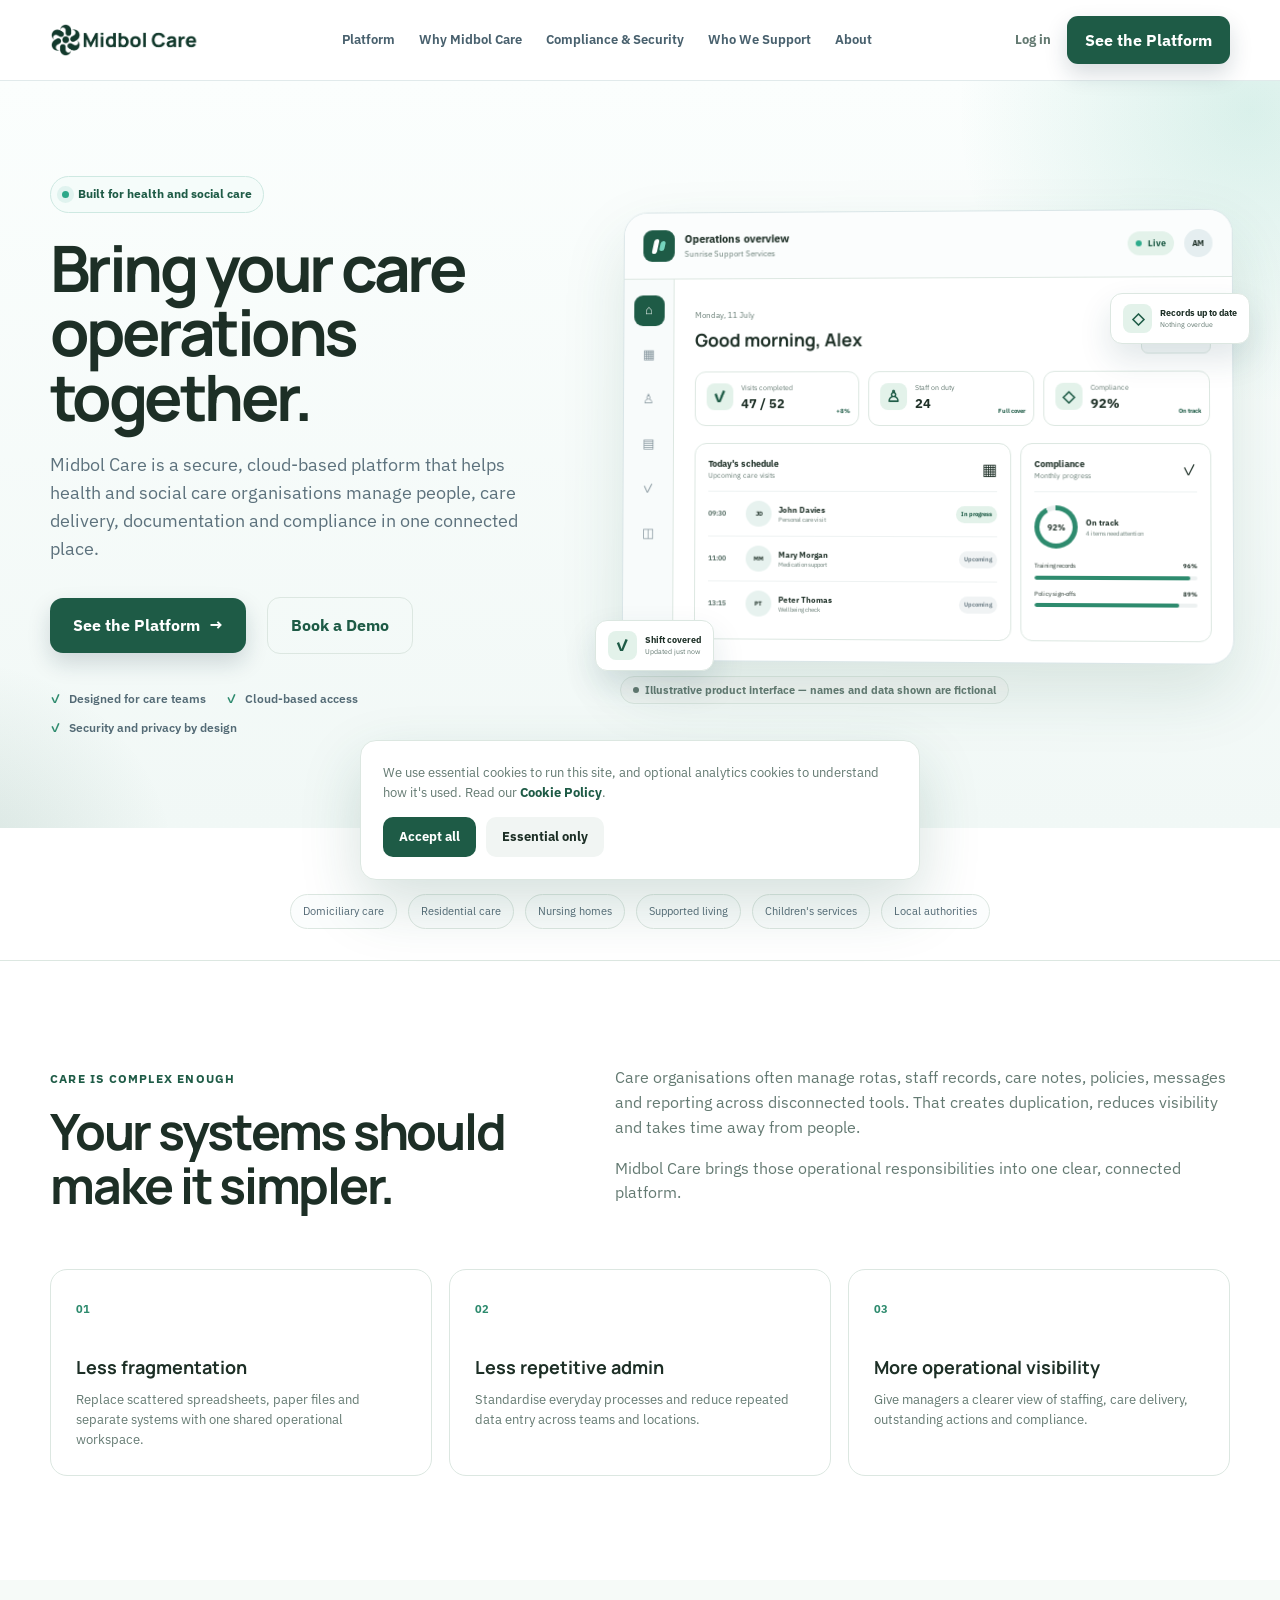
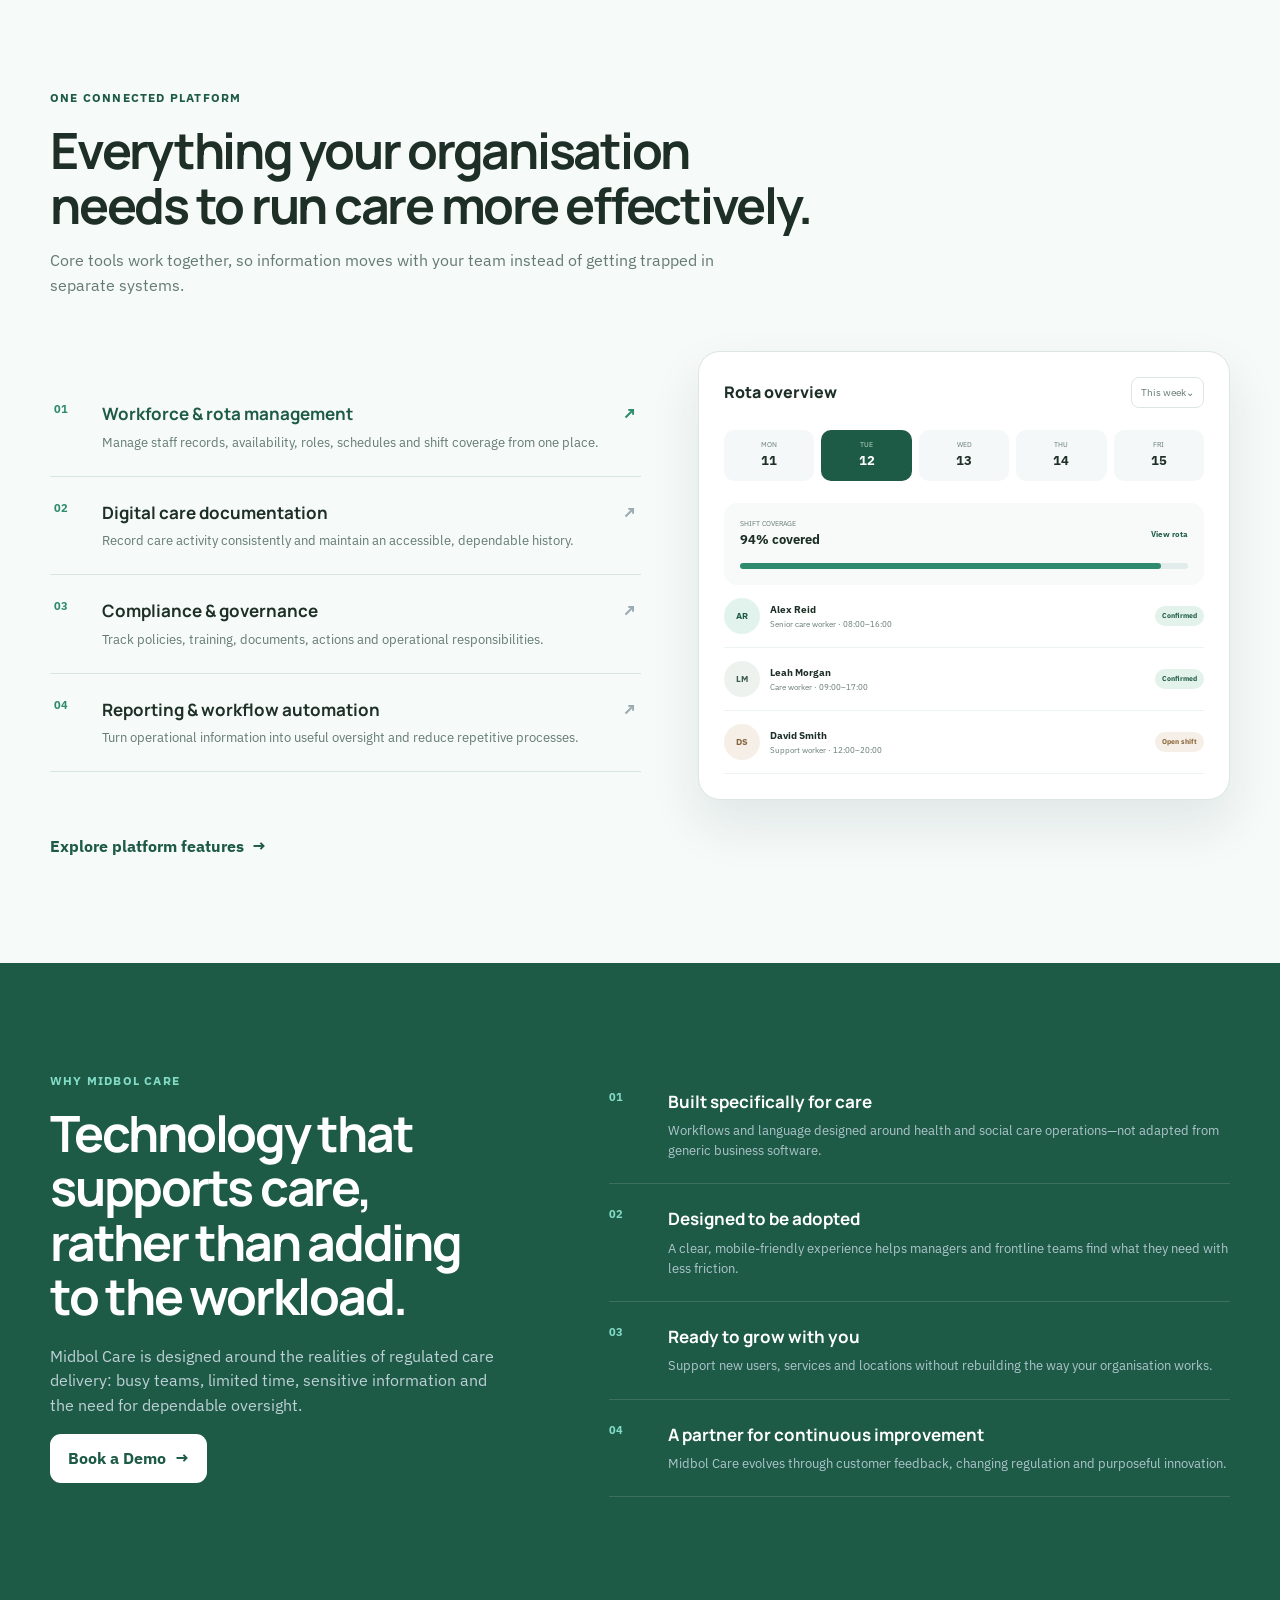
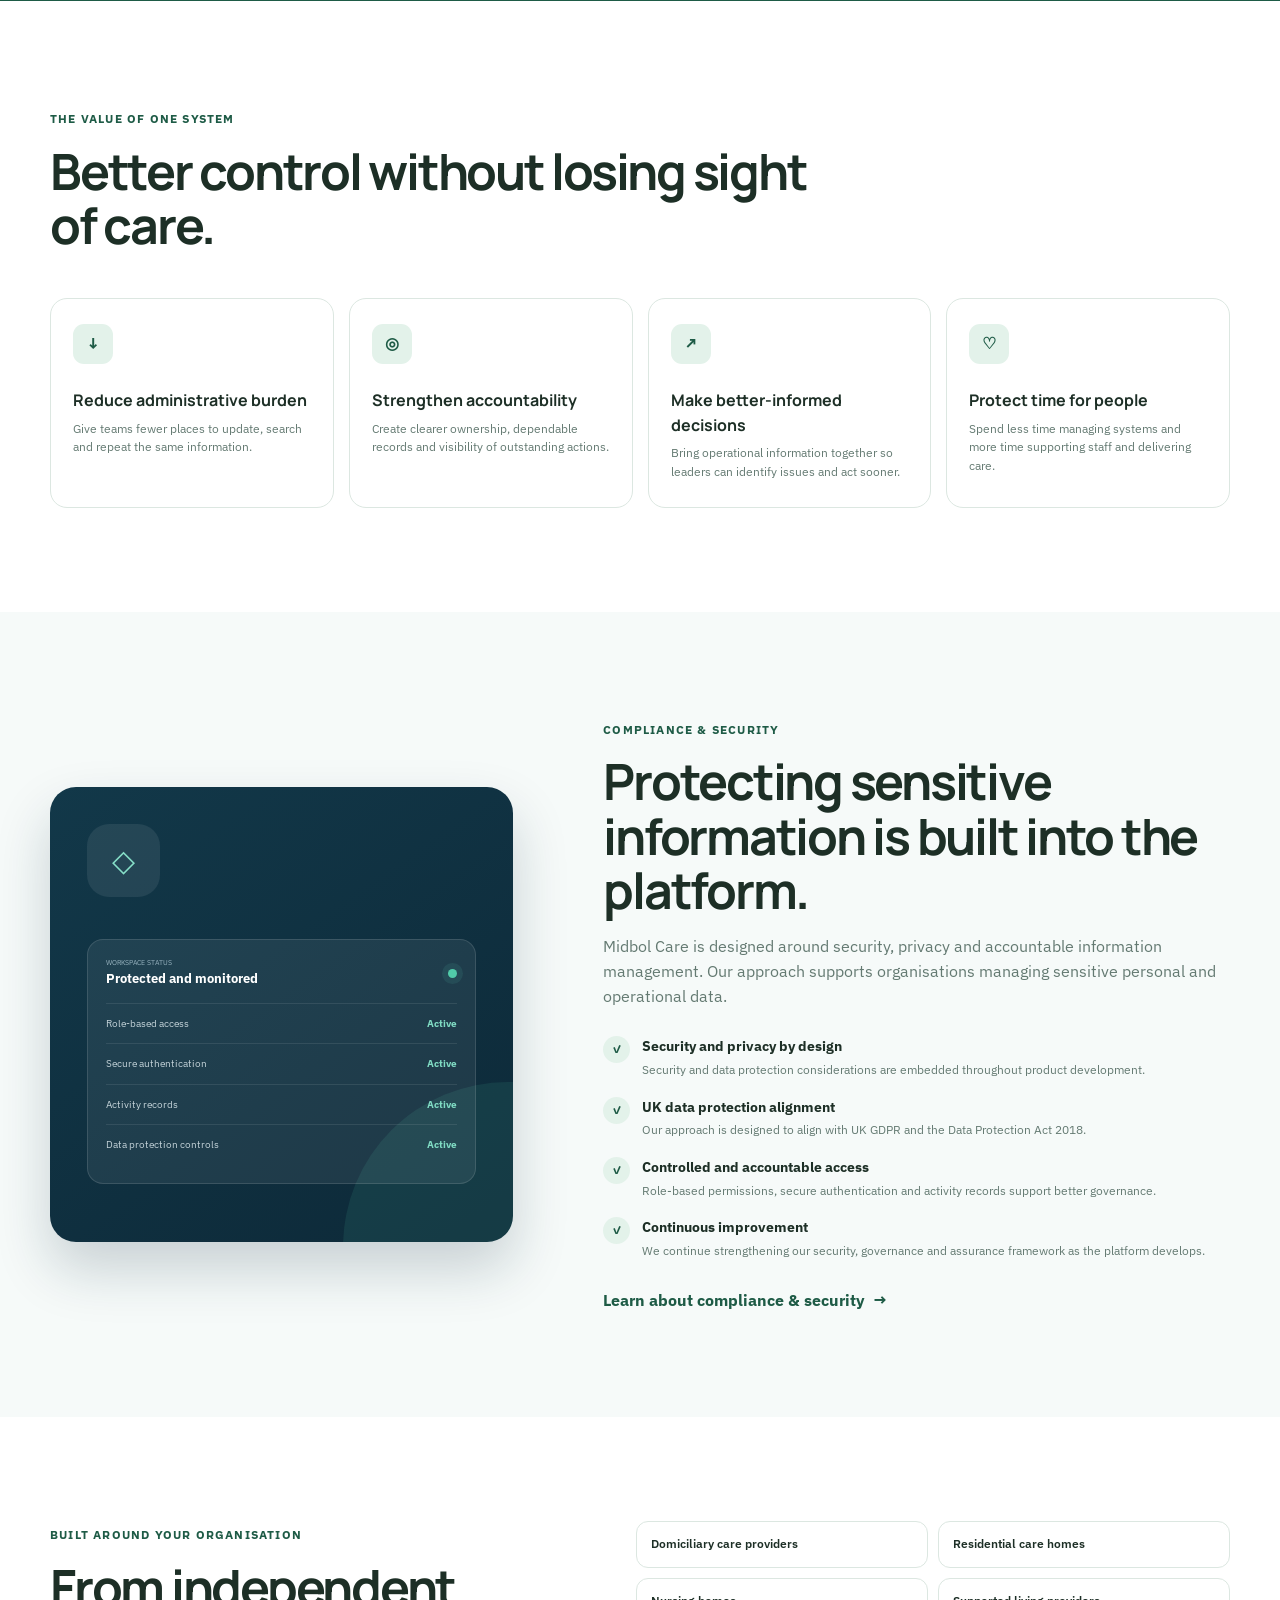
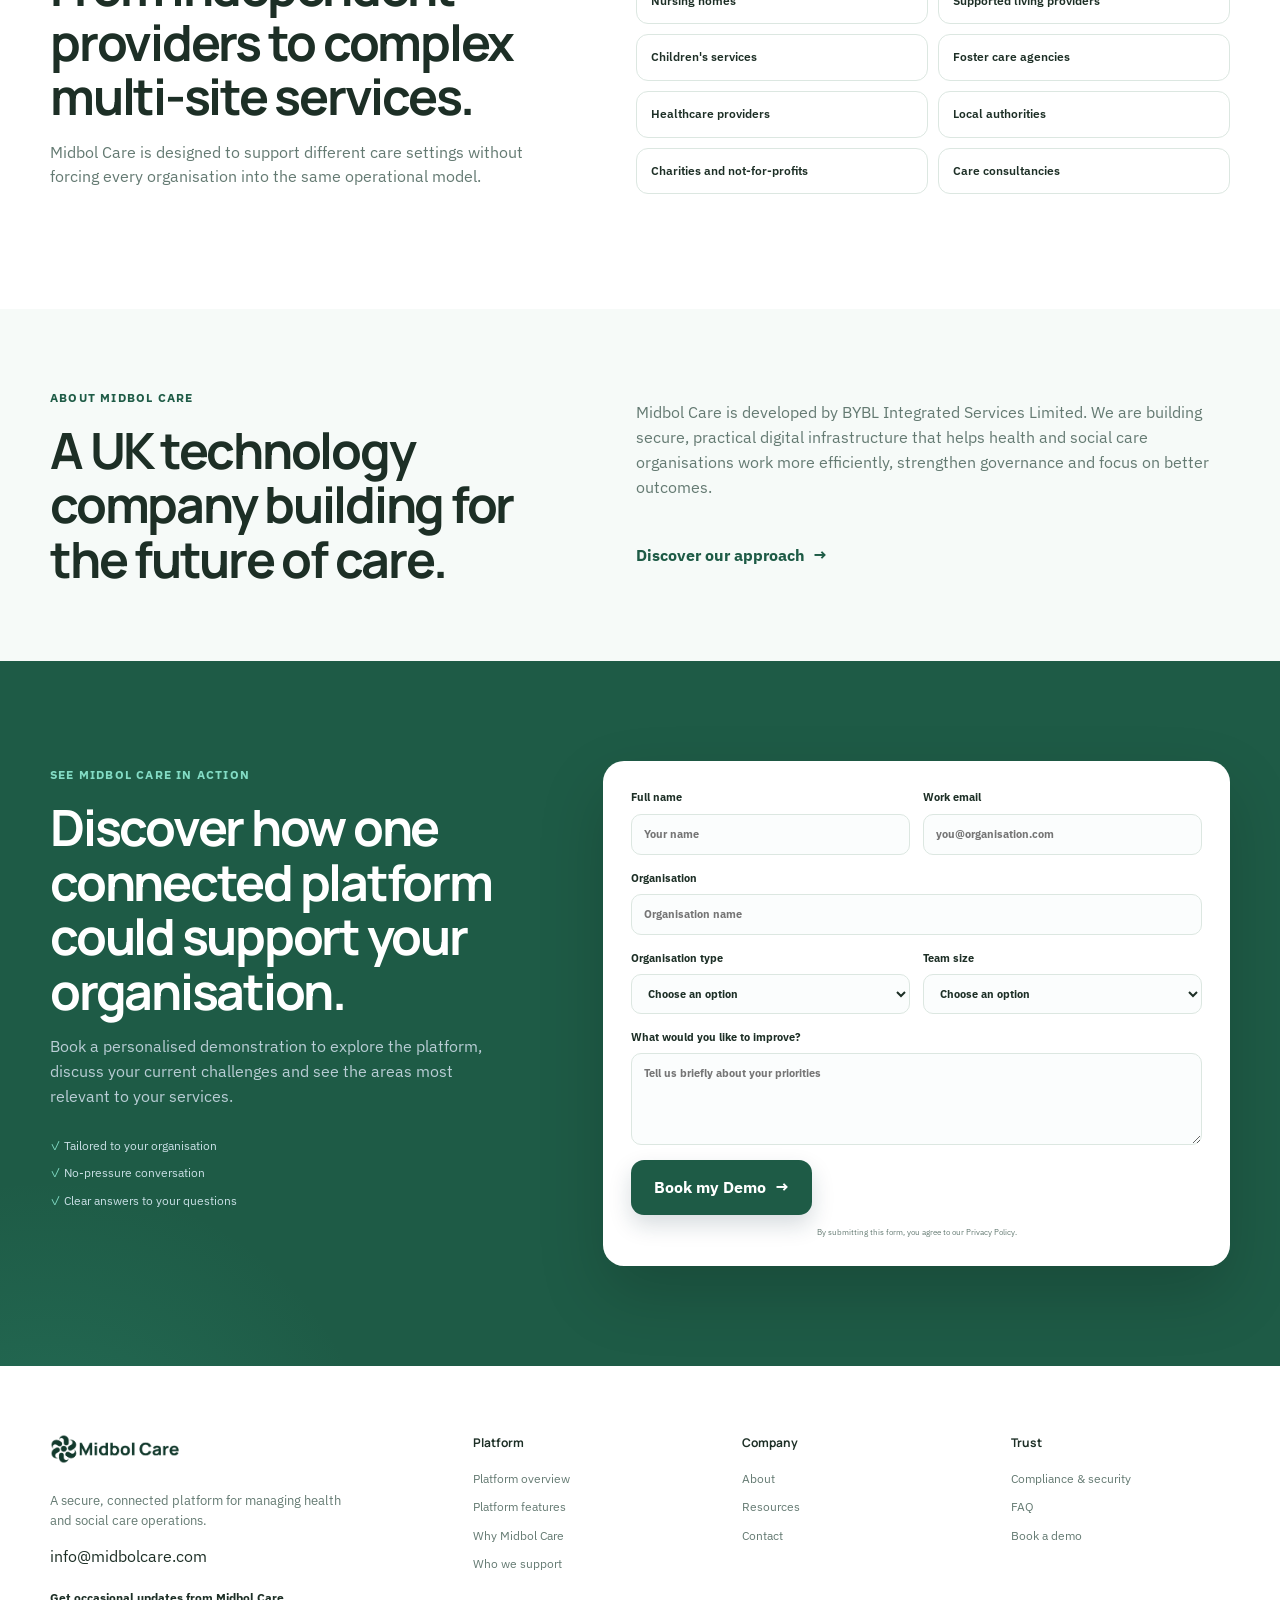
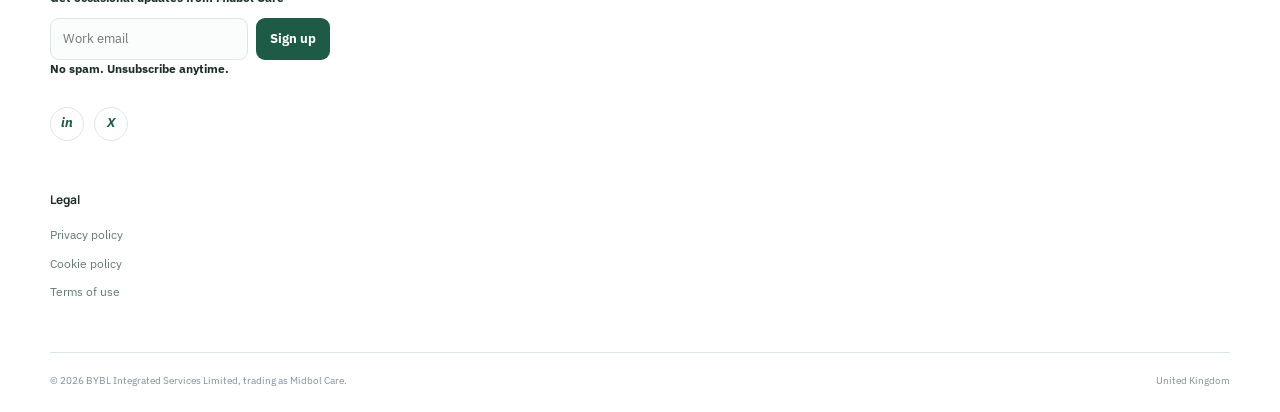
<file: index.html>
<!doctype html>
<html lang="en_GB">
<head>
<meta charset="utf-8">
<meta name="viewport" content="width=device-width,initial-scale=1"><!-- Begin Jekyll SEO tag v2.8.0 -->
<title>Care Management Software &amp; Care Operations Platform | Midbol Care</title>
<meta name="generator" content="Jekyll v4.3.2" />
<meta property="og:title" content="Care Management Software &amp; Care Operations Platform" />
<meta property="og:locale" content="en_GB" />
<meta name="description" content="Midbol Care is a secure, cloud-based care management software and care operations platform for domiciliary care, residential and nursing homes, supported living and local authorities across the UK." />
<meta property="og:description" content="Midbol Care is a secure, cloud-based care management software and care operations platform for domiciliary care, residential and nursing homes, supported living and local authorities across the UK." />
<link rel="canonical" href="https://www.midbolcare.com/" />
<meta property="og:url" content="https://www.midbolcare.com/" />
<meta property="og:site_name" content="Midbol Care" />
<meta property="og:image" content="https://www.midbolcare.com/assets/images/logo/social-share.png" />
<meta property="og:type" content="website" />
<meta name="twitter:card" content="summary_large_image" />
<meta property="twitter:image" content="https://www.midbolcare.com/assets/images/logo/social-share.png" />
<meta property="twitter:title" content="Care Management Software &amp; Care Operations Platform" />
<meta name="twitter:site" content="@midbolcare" />
<script type="application/ld+json">
{"@context":"https://schema.org","@type":"WebSite","description":"Midbol Care is a secure, cloud-based care management software and care operations platform for domiciliary care, residential and nursing homes, supported living and local authorities across the UK.","headline":"Care Management Software &amp; Care Operations Platform","image":"https://www.midbolcare.com/assets/images/logo/social-share.png","name":"Midbol Care","publisher":{"@type":"Organization","logo":{"@type":"ImageObject","url":"https://www.midbolcare.com/assets/images/logo/icon-512.png"}},"sameAs":["https://www.linkedin.com/company/midbolcare"],"url":"https://www.midbolcare.com/"}</script>
<!-- End Jekyll SEO tag -->


<link rel="icon" href="/favicon.ico">
<link rel="icon" type="image/png" sizes="32x32" href="/assets/images/logo/favicon-32.png">
<link rel="icon" type="image/png" sizes="16x16" href="/assets/images/logo/favicon-16.png">
<link rel="apple-touch-icon" sizes="180x180" href="/assets/images/logo/apple-touch-icon.png">

<link rel="preconnect" href="https://fonts.googleapis.com">
<link rel="preconnect" href="https://fonts.gstatic.com" crossorigin>
<link href="https://fonts.googleapis.com/css2?family=IBM+Plex+Sans:wght@400;500;600&family=Manrope:wght@500;600;700;800&display=swap" rel="stylesheet">
<link rel="stylesheet" href="/assets/css/styles.css">


<!-- Google Analytics: add the real GA4 property ID here, gated behind cookie consent (see script.js) -->

</head>
<body>
<header class="site-header">
  <div class="container header-row">
    <a class="brand" href="/" aria-label="Midbol Care home">
      <img src="/assets/images/logo/logo-primary.png" alt="Midbol Care" class="brand-logo-img">
    </a>

    <nav class="nav-simple" aria-label="Main navigation">
      <a href="/platform/">Platform</a><a href="/why-midbol-care/">Why Midbol Care</a><a href="/security/">Compliance & Security</a><a href="/who-we-support/">Who We Support</a><a href="/about/">About</a>
    </nav>

    <div class="header-actions">
      <a href="#" class="login-link">Log in</a>
      <a href="/platform/" class="btn btn-primary">See the Platform</a>
    </div>

    <button class="menu-button" aria-label="Open menu" aria-expanded="false">
      <span></span><span></span><span></span>
    </button>
  </div>

  <div class="mobile-menu" aria-hidden="true">
    <a href="/platform/">Platform</a><a href="/why-midbol-care/">Why Midbol Care</a><a href="/security/">Compliance & Security</a><a href="/who-we-support/">Who We Support</a><a href="/about/">About</a>
    <a href="/contact/">Contact</a>
    <a href="#" class="login-link">Log in</a>
    <a href="/platform/" class="btn btn-primary">See the Platform</a>
  </div>
</header>


<main>
<section class="hero">
      <div class="hero-orb hero-orb-one"></div>
      <div class="hero-orb hero-orb-two"></div>
      <div class="container hero-grid">
        <div class="hero-copy reveal">
          <div class="eyebrow"><span></span> Built for health and social care</div>
          <h1>Bring your care operations together.</h1>
          <p class="hero-lead">
            Midbol Care is a secure, cloud-based platform that helps health and social care organisations manage people, care delivery, documentation and compliance in one connected place.
          </p>
          <div class="hero-actions">
            <a href="/platform/" class="btn btn-primary btn-large">See the Platform <span>→</span></a>
            <a href="/book-demo/" class="btn btn-ghost btn-large">Book a Demo</a>
          </div>
          <div class="hero-proof">
            <div><span>✓</span> Designed for care teams</div>
            <div><span>✓</span> Cloud-based access</div>
            <div><span>✓</span> Security and privacy by design</div>
          </div>
        </div>

        <div class="product-stage reveal" aria-label="Midbol Care product dashboard preview">
          <div class="product-window">
            <div class="product-topbar">
              <div class="window-brand">
                <span class="mini-symbol"><i></i><i></i></span>
                <div>
                  <strong>Operations overview</strong>
                  <small>Sunrise Support Services</small>
                </div>
              </div>
              <div class="topbar-tools"><span class="status-live"><i></i> Live</span><span class="user-chip">AM</span></div>
            </div>

            <div class="product-body">
              <aside class="product-sidebar">
                <span class="active">⌂</span><span>▦</span><span>♙</span><span>▤</span><span>✓</span><span>◫</span>
              </aside>
              <div class="dashboard">
                <div class="dashboard-heading">
                  <div><small>Monday, 11 July</small><h2>Good morning, Alex</h2></div>
                  <button>View reports</button>
                </div>
                <div class="metric-row">
                  <article><span class="metric-icon">✓</span><div><small>Visits completed</small><strong>47 / 52</strong></div><em>+8%</em></article>
                  <article><span class="metric-icon">♙</span><div><small>Staff on duty</small><strong>24</strong></div><em>Full cover</em></article>
                  <article><span class="metric-icon">◇</span><div><small>Compliance</small><strong>92%</strong></div><em>On track</em></article>
                </div>
                <div class="dashboard-grid">
                  <article class="schedule-panel">
                    <div class="panel-title"><div><strong>Today's schedule</strong><small>Upcoming care visits</small></div><span>▦</span></div>
                    <div class="visit"><time>09:30</time><b>JD</b><div><strong>John Davies</strong><small>Personal care visit</small></div><span>In progress</span></div>
                    <div class="visit"><time>11:00</time><b>MM</b><div><strong>Mary Morgan</strong><small>Medication support</small></div><span class="neutral">Upcoming</span></div>
                    <div class="visit"><time>13:15</time><b>PT</b><div><strong>Peter Thomas</strong><small>Wellbeing check</small></div><span class="neutral">Upcoming</span></div>
                  </article>
                  <article class="compliance-panel">
                    <div class="panel-title"><div><strong>Compliance</strong><small>Monthly progress</small></div><span>✓</span></div>
                    <div class="score-wrap"><div class="score"><span>92%</span></div><div><strong>On track</strong><small>4 items need attention</small></div></div>
                    <div class="progress"><p><span>Training records</span><b>96%</b></p><div><i style="width:96%"></i></div></div>
                    <div class="progress"><p><span>Policy sign-offs</span><b>89%</b></p><div><i style="width:89%"></i></div></div>
                  </article>
                </div>
              </div>
            </div>
          </div>
          <div class="floating-note note-one"><span>✓</span><div><strong>Shift covered</strong><small>Updated just now</small></div></div>
          <div class="floating-note note-two"><span>◇</span><div><strong>Records up to date</strong><small>Nothing overdue</small></div></div>
          <span class="illustrative-label">Illustrative product interface — names and data shown are fictional</span>
        </div>
      </div>
    </section>

    <section class="audience-strip" id="who-we-support">
      <div class="container">
        <p>Supporting organisations across health and social care</p>
        <div class="audience-list">
          <span>Domiciliary care</span><span>Residential care</span><span>Nursing homes</span><span>Supported living</span><span>Children's services</span><span>Local authorities</span>
        </div>
      </div>
    </section>

    <section class="section problem-section">
      <div class="container split-intro">
        <div class="reveal">
          <span class="section-label">Care is complex enough</span>
          <h2>Your systems should make it simpler.</h2>
        </div>
        <div class="reveal">
          <p>Care organisations often manage rotas, staff records, care notes, policies, messages and reporting across disconnected tools. That creates duplication, reduces visibility and takes time away from people.</p>
          <p>Midbol Care brings those operational responsibilities into one clear, connected platform.</p>
        </div>
      </div>
      <div class="container pain-grid">
        <article class="pain-card reveal"><span>01</span><h3>Less fragmentation</h3><p>Replace scattered spreadsheets, paper files and separate systems with one shared operational workspace.</p></article>
        <article class="pain-card reveal"><span>02</span><h3>Less repetitive admin</h3><p>Standardise everyday processes and reduce repeated data entry across teams and locations.</p></article>
        <article class="pain-card reveal"><span>03</span><h3>More operational visibility</h3><p>Give managers a clearer view of staffing, care delivery, outstanding actions and compliance.</p></article>
      </div>
    </section>

    <section class="section platform-section" id="platform">
      <div class="container">
        <div class="section-heading reveal">
          <span class="section-label">One connected platform</span>
          <h2>Everything your organisation needs to run care more effectively.</h2>
          <p>Core tools work together, so information moves with your team instead of getting trapped in separate systems.</p>
        </div>

        <div class="platform-layout">
          <div class="feature-list">
            <article class="feature-item active reveal" data-panel="workforce">
              <span class="feature-number">01</span>
              <div><h3>Workforce &amp; rota management</h3><p>Manage staff records, availability, roles, schedules and shift coverage from one place.</p></div>
              <b>↗</b>
            </article>
            <article class="feature-item reveal" data-panel="care">
              <span class="feature-number">02</span>
              <div><h3>Digital care documentation</h3><p>Record care activity consistently and maintain an accessible, dependable history.</p></div>
              <b>↗</b>
            </article>
            <article class="feature-item reveal" data-panel="governance">
              <span class="feature-number">03</span>
              <div><h3>Compliance &amp; governance</h3><p>Track policies, training, documents, actions and operational responsibilities.</p></div>
              <b>↗</b>
            </article>
            <article class="feature-item reveal" data-panel="insight">
              <span class="feature-number">04</span>
              <div><h3>Reporting &amp; workflow automation</h3><p>Turn operational information into useful oversight and reduce repetitive processes.</p></div>
              <b>↗</b>
            </article>
          </div>

          <div class="feature-preview reveal">
            <div class="preview-top"><span class="preview-title">Rota overview</span><span class="preview-filter">This week⌄</span></div>
            <div class="week">
              <div><small>MON</small><strong>11</strong></div><div class="selected"><small>TUE</small><strong>12</strong></div><div><small>WED</small><strong>13</strong></div><div><small>THU</small><strong>14</strong></div><div><small>FRI</small><strong>15</strong></div>
            </div>
            <div class="coverage">
              <div class="coverage-head"><div><small>SHIFT COVERAGE</small><strong>94% covered</strong></div><span>View rota</span></div>
              <div class="coverage-bar"><i></i></div>
            </div>
            <div class="team-row"><span class="team-avatar">AR</span><div><strong>Alex Reid</strong><small>Senior care worker · 08:00–16:00</small></div><b>Confirmed</b></div>
            <div class="team-row"><span class="team-avatar alt">LM</span><div><strong>Leah Morgan</strong><small>Care worker · 09:00–17:00</small></div><b>Confirmed</b></div>
            <div class="team-row"><span class="team-avatar warm">DS</span><div><strong>David Smith</strong><small>Support worker · 12:00–20:00</small></div><b class="open">Open shift</b></div>
          </div>
        </div>

        <a class="section-link" href="/features/">Explore platform features <span>→</span></a>
      </div>
    </section>

    <section class="section value-section" id="value">
      <div class="container value-grid">
        <div class="value-copy reveal">
          <span class="section-label light">Why Midbol Care</span>
          <h2>Technology that supports care, rather than adding to the workload.</h2>
          <p>Midbol Care is designed around the realities of regulated care delivery: busy teams, limited time, sensitive information and the need for dependable oversight.</p>
          <a href="/book-demo/" class="btn btn-light">Book a Demo <span>→</span></a>
        </div>
        <div class="value-points">
          <article class="reveal"><span>01</span><div><h3>Built specifically for care</h3><p>Workflows and language designed around health and social care operations—not adapted from generic business software.</p></div></article>
          <article class="reveal"><span>02</span><div><h3>Designed to be adopted</h3><p>A clear, mobile-friendly experience helps managers and frontline teams find what they need with less friction.</p></div></article>
          <article class="reveal"><span>03</span><div><h3>Ready to grow with you</h3><p>Support new users, services and locations without rebuilding the way your organisation works.</p></div></article>
          <article class="reveal"><span>04</span><div><h3>A partner for continuous improvement</h3><p>Midbol Care evolves through customer feedback, changing regulation and purposeful innovation.</p></div></article>
        </div>
      </div>
    </section>

    <section class="section outcomes-section">
      <div class="container">
        <div class="section-heading reveal">
          <span class="section-label">The value of one system</span>
          <h2>Better control without losing sight of care.</h2>
        </div>
        <div class="outcome-grid">
          <article class="reveal"><span>↓</span><h3>Reduce administrative burden</h3><p>Give teams fewer places to update, search and repeat the same information.</p></article>
          <article class="reveal"><span>◎</span><h3>Strengthen accountability</h3><p>Create clearer ownership, dependable records and visibility of outstanding actions.</p></article>
          <article class="reveal"><span>↗</span><h3>Make better-informed decisions</h3><p>Bring operational information together so leaders can identify issues and act sooner.</p></article>
          <article class="reveal"><span>♡</span><h3>Protect time for people</h3><p>Spend less time managing systems and more time supporting staff and delivering care.</p></article>
        </div>
      </div>
    </section>

    <section class="section security-section" id="security">
      <div class="container security-grid">
        <div class="security-visual reveal">
          <div class="shield"><span>◇</span></div>
          <div class="security-card">
            <div class="security-card-head"><div><small>WORKSPACE STATUS</small><strong>Protected and monitored</strong></div><i></i></div>
            <div class="security-line"><span>Role-based access</span><b>Active</b></div>
            <div class="security-line"><span>Secure authentication</span><b>Active</b></div>
            <div class="security-line"><span>Activity records</span><b>Active</b></div>
            <div class="security-line"><span>Data protection controls</span><b>Active</b></div>
          </div>
        </div>
        <div class="security-copy reveal">
          <span class="section-label">Compliance &amp; security</span>
          <h2>Protecting sensitive information is built into the platform.</h2>
          <p>Midbol Care is designed around security, privacy and accountable information management. Our approach supports organisations managing sensitive personal and operational data.</p>
          <div class="security-points">
            <div><span>✓</span><p><strong>Security and privacy by design</strong><small>Security and data protection considerations are embedded throughout product development.</small></p></div>
            <div><span>✓</span><p><strong>UK data protection alignment</strong><small>Our approach is designed to align with UK GDPR and the Data Protection Act 2018.</small></p></div>
            <div><span>✓</span><p><strong>Controlled and accountable access</strong><small>Role-based permissions, secure authentication and activity records support better governance.</small></p></div>
            <div><span>✓</span><p><strong>Continuous improvement</strong><small>We continue strengthening our security, governance and assurance framework as the platform develops.</small></p></div>
          </div>
          <a href="/security/" class="section-link inline-link">Learn about compliance &amp; security <span>→</span></a>
        </div>
      </div>
    </section>

    <section class="section support-section">
      <div class="container support-grid">
        <div class="support-copy reveal">
          <span class="section-label">Built around your organisation</span>
          <h2>From independent providers to complex multi-site services.</h2>
          <p>Midbol Care is designed to support different care settings without forcing every organisation into the same operational model.</p>
        </div>
        <div class="support-list reveal">
          <span>Domiciliary care providers</span><span>Residential care homes</span><span>Nursing homes</span><span>Supported living providers</span><span>Children's services</span><span>Foster care agencies</span><span>Healthcare providers</span><span>Local authorities</span><span>Charities and not-for-profits</span><span>Care consultancies</span>
        </div>
      </div>
    </section>

    <section class="section about-strip" id="about">
      <div class="container about-grid">
        <div class="reveal">
          <span class="section-label">About Midbol Care</span>
          <h2>A UK technology company building for the future of care.</h2>
        </div>
        <div class="reveal">
          <p>Midbol Care is developed by BYBL Integrated Services Limited. We are building secure, practical digital infrastructure that helps health and social care organisations work more efficiently, strengthen governance and focus on better outcomes.</p>
          <a href="/about/" class="section-link inline-link">Discover our approach <span>→</span></a>
        </div>
      </div>
    </section>

    <section class="demo-section" id="demo">
      <div class="demo-orb"></div>
      <div class="container demo-grid">
        <div class="demo-copy reveal">
          <span class="section-label light">See Midbol Care in action</span>
          <h2>Discover how one connected platform could support your organisation.</h2>
          <p>Book a personalised demonstration to explore the platform, discuss your current challenges and see the areas most relevant to your services.</p>
          <div class="demo-notes"><span>✓ Tailored to your organisation</span><span>✓ No-pressure conversation</span><span>✓ Clear answers to your questions</span></div>
        </div>
        <form class="demo-form reveal" id="demo-form">
          <div class="field-row">
            <label>Full name<input required name="name" type="text" placeholder="Your name"></label>
            <label>Work email<input required name="email" type="email" placeholder="you@organisation.com"></label>
          </div>
          <label>Organisation<input required name="organisation" type="text" placeholder="Organisation name"></label>
          <div class="field-row">
            <label>Organisation type<select name="type"><option>Choose an option</option><option>Domiciliary care</option><option>Residential care</option><option>Nursing home</option><option>Supported living</option><option>Children's services</option><option>Local authority</option><option>Other</option></select></label>
            <label>Team size<select name="size"><option>Choose an option</option><option>1–25</option><option>26–100</option><option>101–500</option><option>500+</option></select></label>
          </div>
          <label>What would you like to improve?<textarea name="message" rows="4" placeholder="Tell us briefly about your priorities"></textarea></label>
          <button class="btn btn-primary btn-large" type="submit">Book my Demo <span>→</span></button>
          <small>By submitting this form, you agree to our Privacy Policy.</small>
        </form>
      </div>
    </section>

</main>

<footer class="site-footer">
  <div class="container footer-grid">
    <div class="footer-brand-column">
      <a class="brand footer-brand" href="/">
        <img src="/assets/images/logo/logo-primary.png" alt="Midbol Care" class="brand-logo-img">
      </a>
      <p>A secure, connected platform for managing health and social care operations.</p>
      <a href="mailto:info@midbolcare.com">info@midbolcare.com</a>

      <div class="footer-newsletter">
        <p>Get occasional updates from Midbol Care</p>
        <form class="footer-newsletter-row" id="newsletter-form">
          <input type="email" required placeholder="Work email" aria-label="Email address">
          <button type="submit">Sign up</button>
        </form>
        <p class="footer-newsletter-note">No spam. Unsubscribe anytime.</p>
      </div>

      <div class="footer-social">
        <!-- Placeholder hrefs — replace with real Midbol Care social profiles once created -->
        <a href="#" aria-label="Midbol Care on LinkedIn"><i>in</i></a>
        <a href="#" aria-label="Midbol Care on X"><i>X</i></a>
      </div>
    </div>

    <div><h3>Platform</h3>
      <a href="/platform/">Platform overview</a>
      <a href="/features/">Platform features</a>
      <a href="/why-midbol-care/">Why Midbol Care</a>
      <a href="/who-we-support/">Who we support</a>
    </div>
    <div><h3>Company</h3>
      <a href="/about/">About</a>
      <a href="/resources/">Resources</a>
      <a href="/contact/">Contact</a>
    </div>
    <div><h3>Trust</h3>
      <a href="/security/">Compliance &amp; security</a>
      <a href="/faq/">FAQ</a>
      <a href="/book-demo/">Book a demo</a>
    </div>
    <div><h3>Legal</h3>
      <a href="#">Privacy policy</a>
      <a href="#">Cookie policy</a>
      <a href="#">Terms of use</a>
    </div>
  </div>
  <div class="container footer-bottom">
    <p>&copy; 2026 BYBL Integrated Services Limited, trading as Midbol Care.</p>
    <span>United Kingdom</span>
  </div>
</footer>


<div class="toast" role="status"></div>
<script src="/assets/js/script.js"></script>
</body>
</html>
</file>
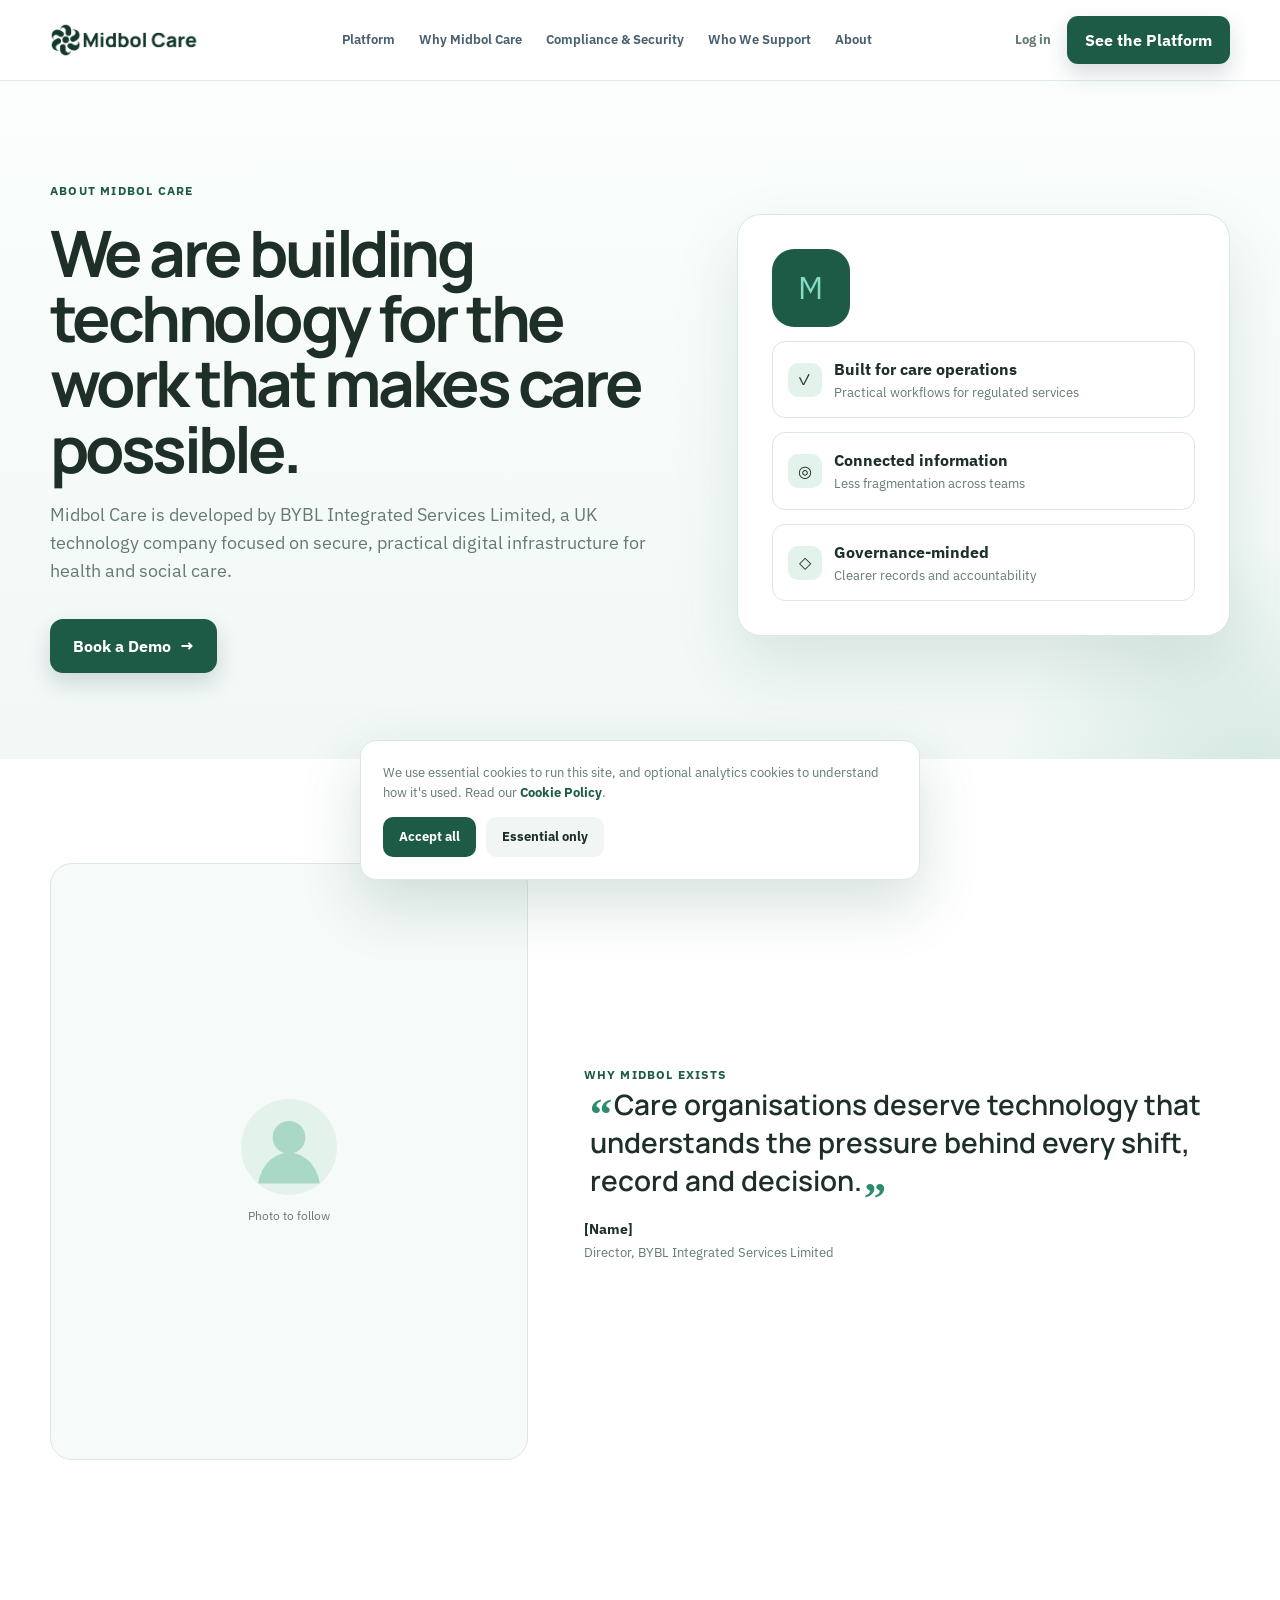
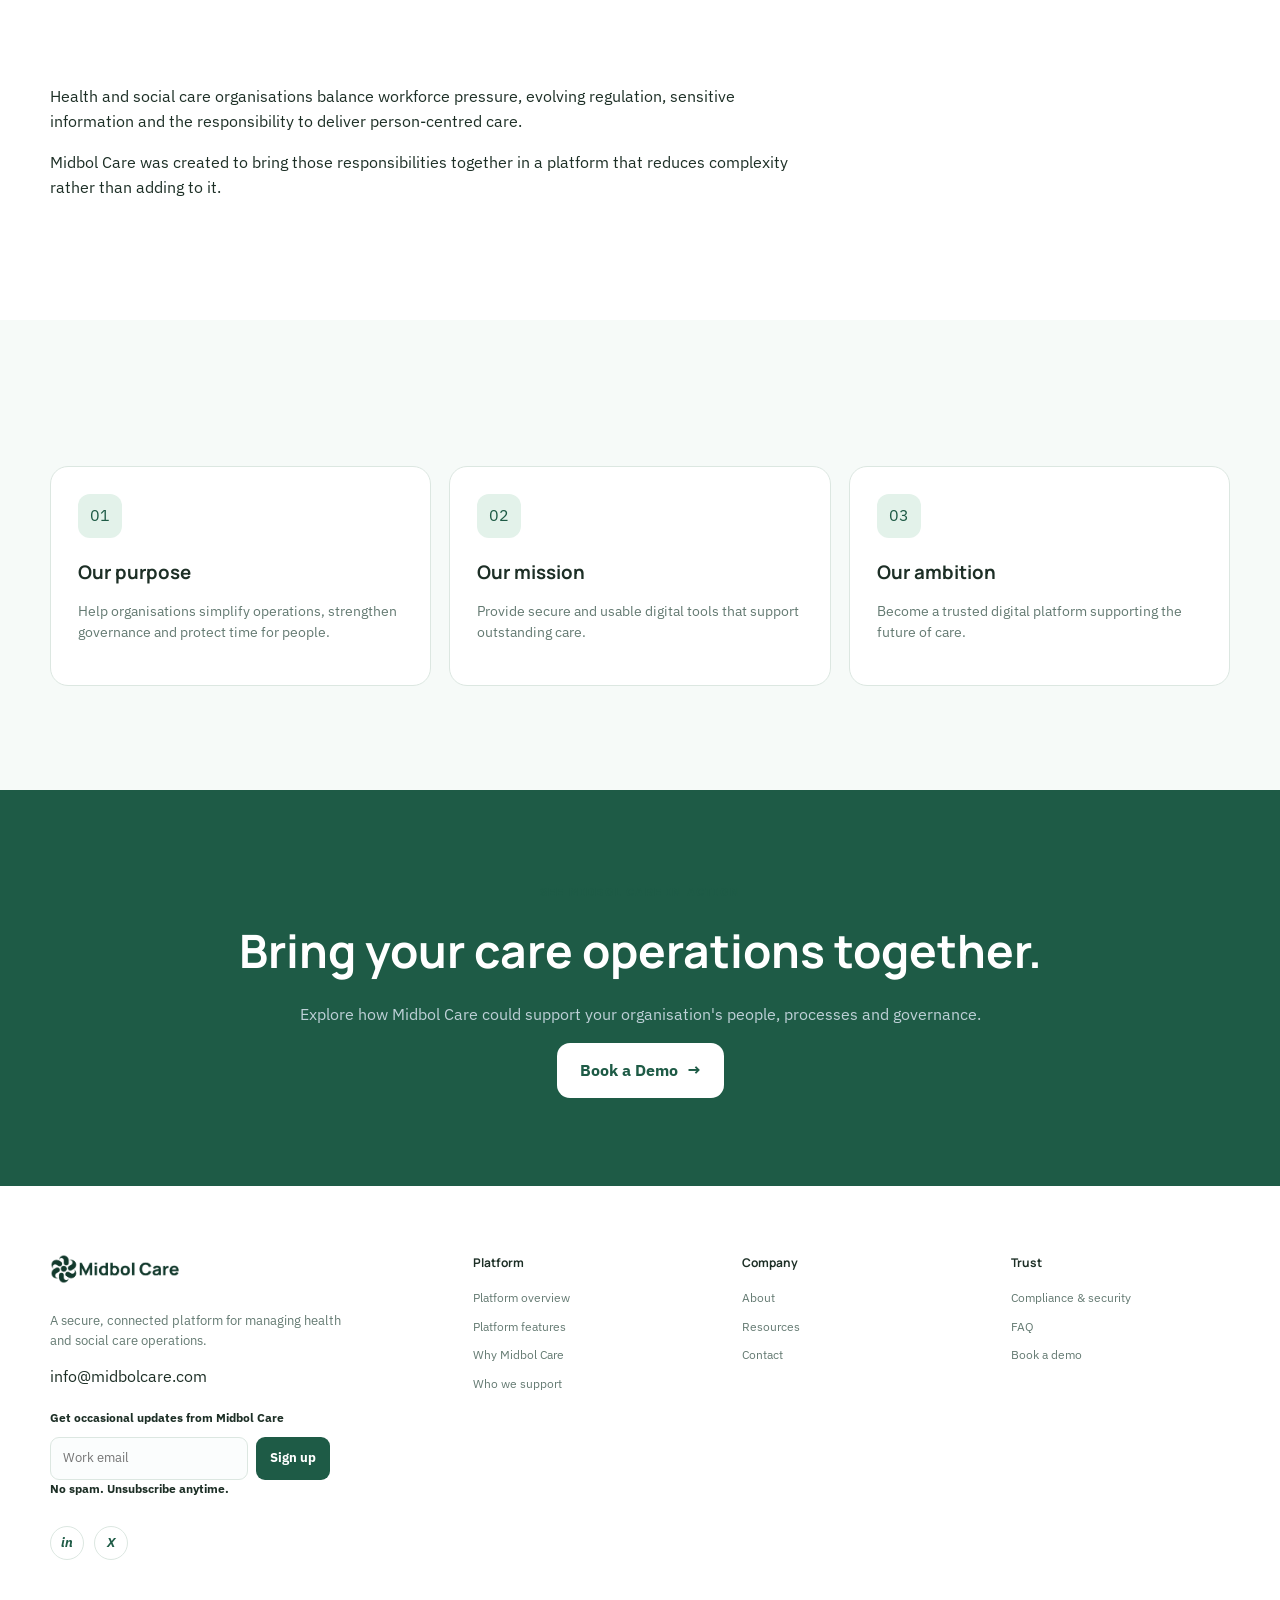
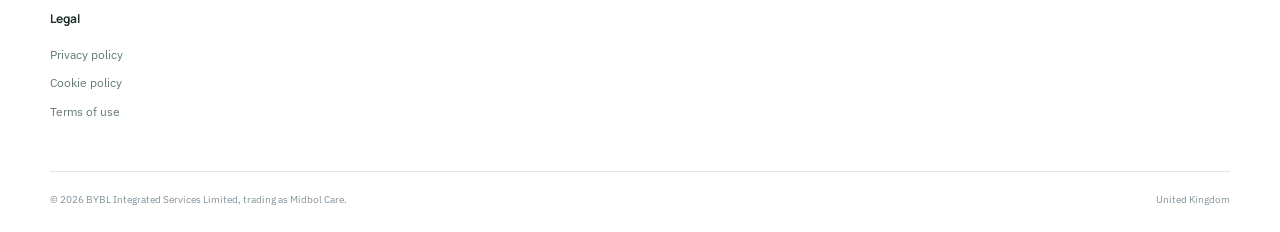
<file: about/index.html>
<!doctype html>
<html lang="en_GB">
<head>
<meta charset="utf-8">
<meta name="viewport" content="width=device-width,initial-scale=1"><!-- Begin Jekyll SEO tag v2.8.0 -->
<title>About Us | Midbol Care</title>
<meta name="generator" content="Jekyll v4.3.2" />
<meta property="og:title" content="About Us" />
<meta property="og:locale" content="en_GB" />
<meta name="description" content="Midbol Care is developed by BYBL Integrated Services Limited, a UK technology company building secure digital infrastructure for health and social care." />
<meta property="og:description" content="Midbol Care is developed by BYBL Integrated Services Limited, a UK technology company building secure digital infrastructure for health and social care." />
<link rel="canonical" href="https://www.midbolcare.com/about/" />
<meta property="og:url" content="https://www.midbolcare.com/about/" />
<meta property="og:site_name" content="Midbol Care" />
<meta property="og:image" content="https://www.midbolcare.com/assets/images/logo/social-share.png" />
<meta property="og:type" content="website" />
<meta name="twitter:card" content="summary_large_image" />
<meta property="twitter:image" content="https://www.midbolcare.com/assets/images/logo/social-share.png" />
<meta property="twitter:title" content="About Us" />
<meta name="twitter:site" content="@midbolcare" />
<script type="application/ld+json">
{"@context":"https://schema.org","@type":"WebSite","description":"Midbol Care is developed by BYBL Integrated Services Limited, a UK technology company building secure digital infrastructure for health and social care.","headline":"About Us","image":"https://www.midbolcare.com/assets/images/logo/social-share.png","name":"Midbol Care","publisher":{"@type":"Organization","logo":{"@type":"ImageObject","url":"https://www.midbolcare.com/assets/images/logo/icon-512.png"}},"sameAs":["https://www.linkedin.com/company/midbolcare"],"url":"https://www.midbolcare.com/about/"}</script>
<!-- End Jekyll SEO tag -->


<link rel="icon" href="/favicon.ico">
<link rel="icon" type="image/png" sizes="32x32" href="/assets/images/logo/favicon-32.png">
<link rel="icon" type="image/png" sizes="16x16" href="/assets/images/logo/favicon-16.png">
<link rel="apple-touch-icon" sizes="180x180" href="/assets/images/logo/apple-touch-icon.png">

<link rel="preconnect" href="https://fonts.googleapis.com">
<link rel="preconnect" href="https://fonts.gstatic.com" crossorigin>
<link href="https://fonts.googleapis.com/css2?family=IBM+Plex+Sans:wght@400;500;600&family=Manrope:wght@500;600;700;800&display=swap" rel="stylesheet">
<link rel="stylesheet" href="/assets/css/styles.css">


<!-- Google Analytics: add the real GA4 property ID here, gated behind cookie consent (see script.js) -->

</head>
<body>
<header class="site-header">
  <div class="container header-row">
    <a class="brand" href="/" aria-label="Midbol Care home">
      <img src="/assets/images/logo/logo-primary.png" alt="Midbol Care" class="brand-logo-img">
    </a>

    <nav class="nav-simple" aria-label="Main navigation">
      <a href="/platform/">Platform</a><a href="/why-midbol-care/">Why Midbol Care</a><a href="/security/">Compliance & Security</a><a href="/who-we-support/">Who We Support</a><a href="/about/" aria-current="page">About</a>
    </nav>

    <div class="header-actions">
      <a href="#" class="login-link">Log in</a>
      <a href="/platform/" class="btn btn-primary">See the Platform</a>
    </div>

    <button class="menu-button" aria-label="Open menu" aria-expanded="false">
      <span></span><span></span><span></span>
    </button>
  </div>

  <div class="mobile-menu" aria-hidden="true">
    <a href="/platform/">Platform</a><a href="/why-midbol-care/">Why Midbol Care</a><a href="/security/">Compliance & Security</a><a href="/who-we-support/">Who We Support</a><a href="/about/">About</a>
    <a href="/contact/">Contact</a>
    <a href="#" class="login-link">Log in</a>
    <a href="/platform/" class="btn btn-primary">See the Platform</a>
  </div>
</header>


<main>
<section class="inner-hero"><div class="glow glow-two"></div><div class="container inner-hero-grid"><div class="reveal"><span class="section-eyebrow">About Midbol Care</span><h1>We are building technology for the work that makes care possible.</h1><p>Midbol Care is developed by BYBL Integrated Services Limited, a UK technology company focused on secure, practical digital infrastructure for health and social care.</p><div class="hero-actions"><a href="/book-demo/" class="btn btn-primary btn-large">Book a Demo <span>→</span></a></div></div><div class="abstract-card reveal"><div class="abstract-icon">M</div><div class="abstract-row"><span>✓</span><div><strong>Built for care operations</strong><small>Practical workflows for regulated services</small></div></div><div class="abstract-row"><span>◎</span><div><strong>Connected information</strong><small>Less fragmentation across teams</small></div></div><div class="abstract-row"><span>◇</span><div><strong>Governance-minded</strong><small>Clearer records and accountability</small></div></div></div></div></section><section class="section"><div class="container founder-quote-grid"><div class="reveal"><div class="founder-photo-placeholder"><svg class="avatar-icon" viewBox="0 0 100 100" role="img" aria-label="Photo placeholder"><circle cx="50" cy="50" r="50" fill="var(--mint)"/><circle cx="50" cy="40" r="17" fill="var(--field,var(--line))"/><path d="M18 88c3-21 18-32 32-32s29 11 32 32" fill="var(--field,var(--line))"/></svg><small>Photo to follow</small></div></div><div class="reveal founder-quote"><span class="section-eyebrow">Why Midbol exists</span><blockquote>Care organisations deserve technology that understands the pressure behind every shift, record and decision.</blockquote><div class="founder-attribution"><strong>[Name]</strong><span>Director, BYBL Integrated Services Limited</span></div></div></div></section><section class="section"><div class="container"><div class="reveal measure"><p>Health and social care organisations balance workforce pressure, evolving regulation, sensitive information and the responsibility to deliver person-centred care.</p><p>Midbol Care was created to bring those responsibilities together in a platform that reduces complexity rather than adding to it.</p></div></div></section><section class="section platform-section"><div class="container"><div class="page-grid"><article class="page-card reveal"><span>01</span><h3>Our purpose</h3><p>Help organisations simplify operations, strengthen governance and protect time for people.</p></article><article class="page-card reveal"><span>02</span><h3>Our mission</h3><p>Provide secure and usable digital tools that support outstanding care.</p></article><article class="page-card reveal"><span>03</span><h3>Our ambition</h3><p>Become a trusted digital platform supporting the future of care.</p></article></div></div></section><section class="site-cta"><div class="container reveal"><span class="section-eyebrow">See Midbol Care in action</span><h2>Bring your care operations together.</h2><p>Explore how Midbol Care could support your organisation's people, processes and governance.</p><a class="btn btn-light btn-large" href="/book-demo/">Book a Demo <span>→</span></a></div></section>

</main>

<footer class="site-footer">
  <div class="container footer-grid">
    <div class="footer-brand-column">
      <a class="brand footer-brand" href="/">
        <img src="/assets/images/logo/logo-primary.png" alt="Midbol Care" class="brand-logo-img">
      </a>
      <p>A secure, connected platform for managing health and social care operations.</p>
      <a href="mailto:info@midbolcare.com">info@midbolcare.com</a>

      <div class="footer-newsletter">
        <p>Get occasional updates from Midbol Care</p>
        <form class="footer-newsletter-row" id="newsletter-form">
          <input type="email" required placeholder="Work email" aria-label="Email address">
          <button type="submit">Sign up</button>
        </form>
        <p class="footer-newsletter-note">No spam. Unsubscribe anytime.</p>
      </div>

      <div class="footer-social">
        <!-- Placeholder hrefs — replace with real Midbol Care social profiles once created -->
        <a href="#" aria-label="Midbol Care on LinkedIn"><i>in</i></a>
        <a href="#" aria-label="Midbol Care on X"><i>X</i></a>
      </div>
    </div>

    <div><h3>Platform</h3>
      <a href="/platform/">Platform overview</a>
      <a href="/features/">Platform features</a>
      <a href="/why-midbol-care/">Why Midbol Care</a>
      <a href="/who-we-support/">Who we support</a>
    </div>
    <div><h3>Company</h3>
      <a href="/about/">About</a>
      <a href="/resources/">Resources</a>
      <a href="/contact/">Contact</a>
    </div>
    <div><h3>Trust</h3>
      <a href="/security/">Compliance &amp; security</a>
      <a href="/faq/">FAQ</a>
      <a href="/book-demo/">Book a demo</a>
    </div>
    <div><h3>Legal</h3>
      <a href="#">Privacy policy</a>
      <a href="#">Cookie policy</a>
      <a href="#">Terms of use</a>
    </div>
  </div>
  <div class="container footer-bottom">
    <p>&copy; 2026 BYBL Integrated Services Limited, trading as Midbol Care.</p>
    <span>United Kingdom</span>
  </div>
</footer>


<div class="toast" role="status"></div>
<script src="/assets/js/script.js"></script>
</body>
</html>
</file>
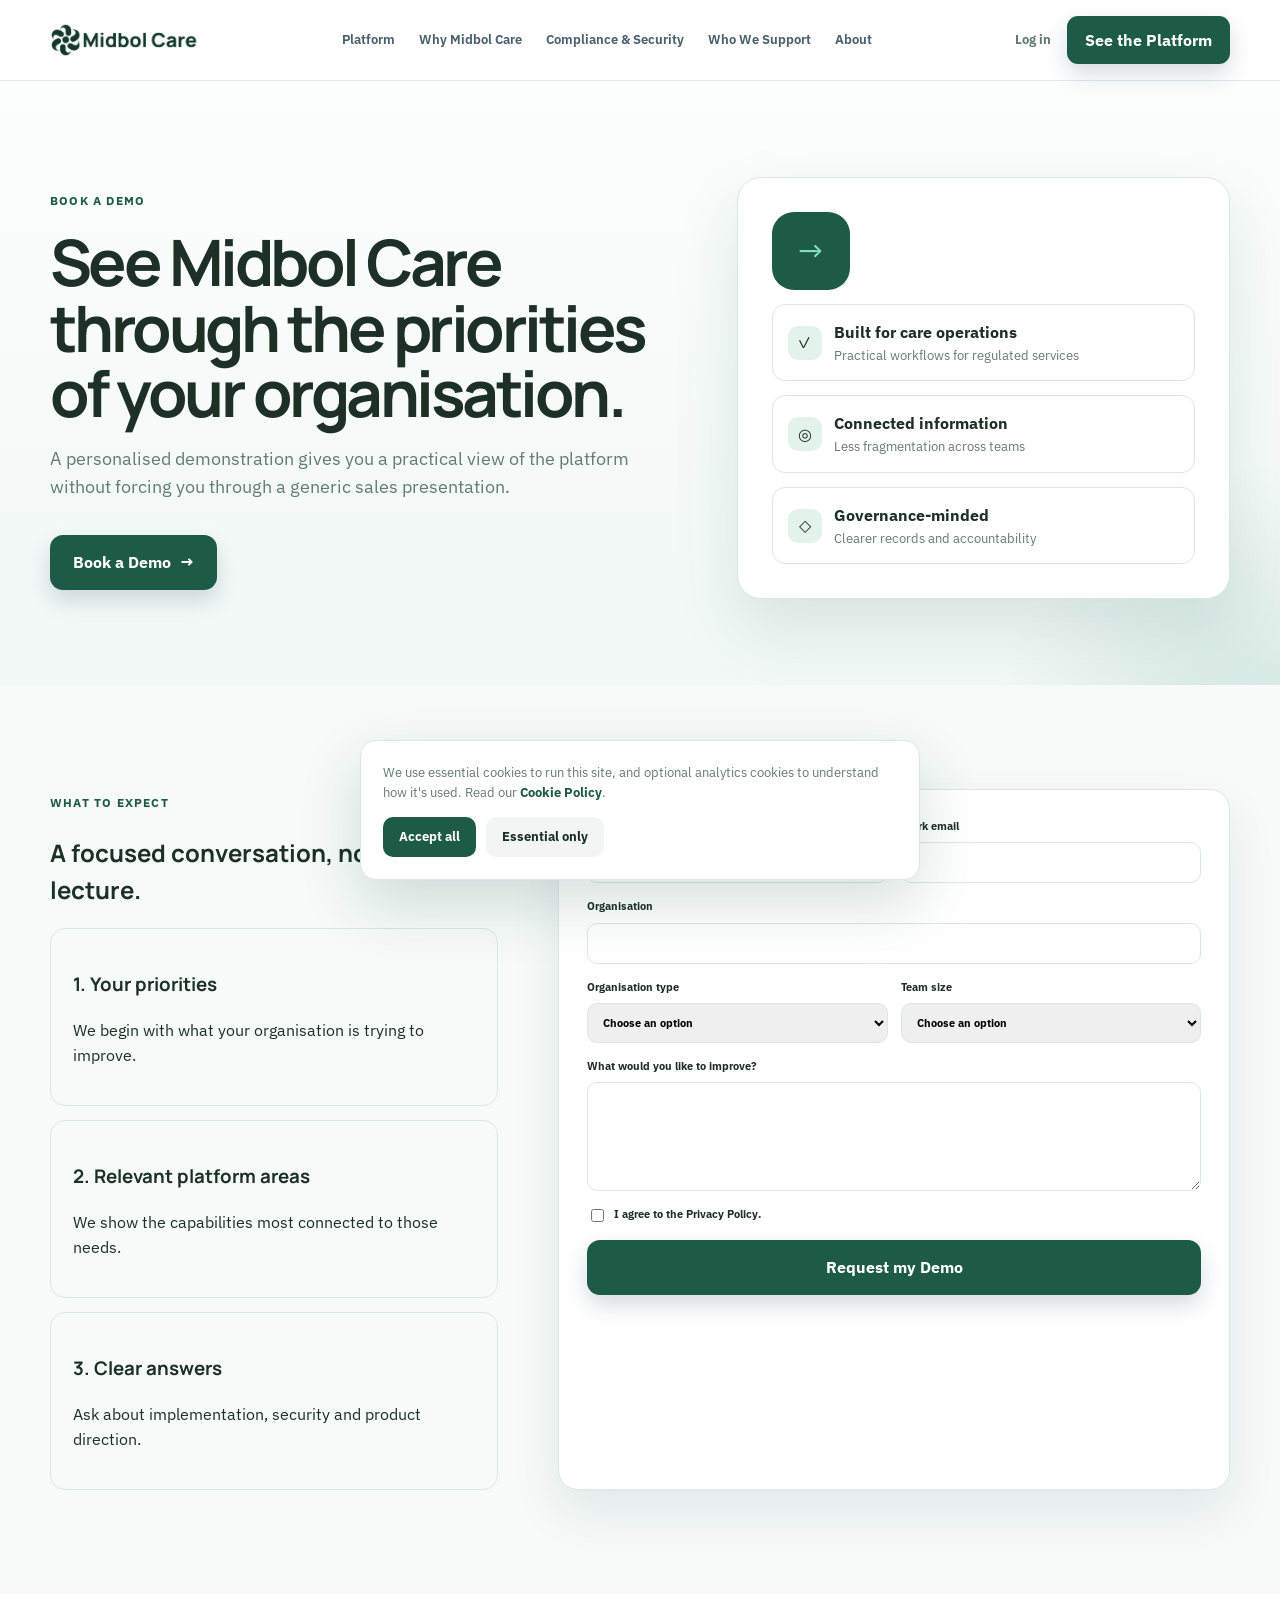
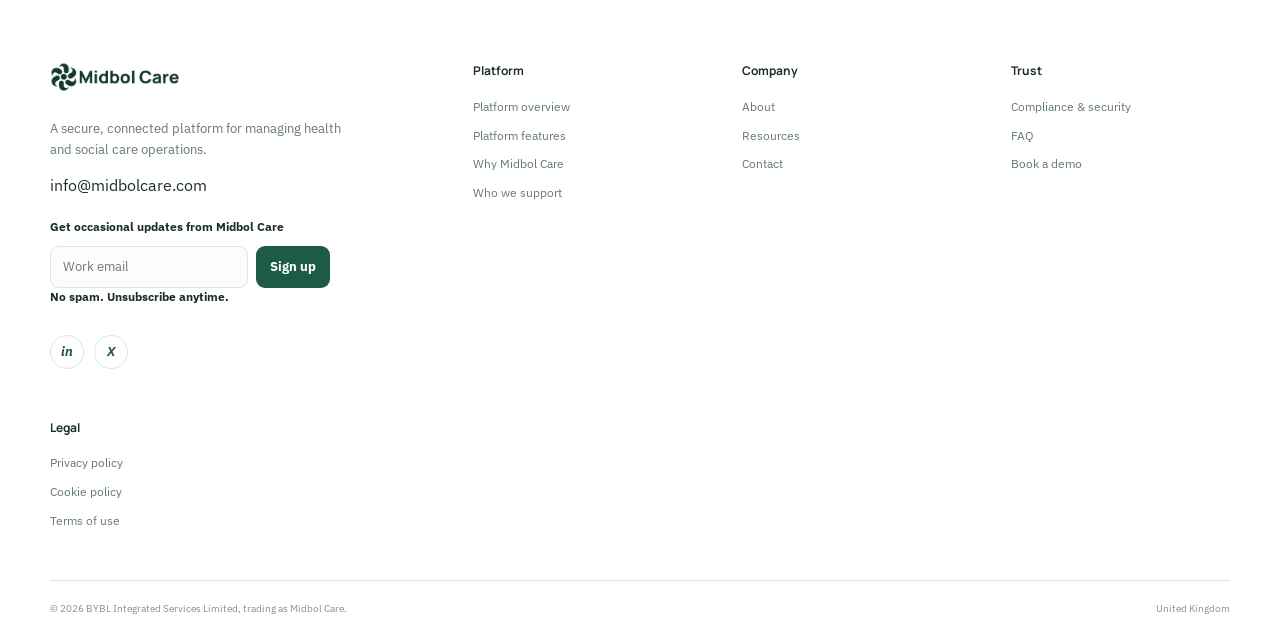
<file: book-demo/index.html>
<!doctype html>
<html lang="en_GB">
<head>
<meta charset="utf-8">
<meta name="viewport" content="width=device-width,initial-scale=1"><!-- Begin Jekyll SEO tag v2.8.0 -->
<title>Book a Demo | Midbol Care</title>
<meta name="generator" content="Jekyll v4.3.2" />
<meta property="og:title" content="Book a Demo" />
<meta property="og:locale" content="en_GB" />
<meta name="description" content="Book a personalised Midbol Care demonstration focused on your organisation’s priorities." />
<meta property="og:description" content="Book a personalised Midbol Care demonstration focused on your organisation’s priorities." />
<link rel="canonical" href="https://www.midbolcare.com/book-demo/" />
<meta property="og:url" content="https://www.midbolcare.com/book-demo/" />
<meta property="og:site_name" content="Midbol Care" />
<meta property="og:image" content="https://www.midbolcare.com/assets/images/logo/social-share.png" />
<meta property="og:type" content="website" />
<meta name="twitter:card" content="summary_large_image" />
<meta property="twitter:image" content="https://www.midbolcare.com/assets/images/logo/social-share.png" />
<meta property="twitter:title" content="Book a Demo" />
<meta name="twitter:site" content="@midbolcare" />
<script type="application/ld+json">
{"@context":"https://schema.org","@type":"WebPage","description":"Book a personalised Midbol Care demonstration focused on your organisation’s priorities.","headline":"Book a Demo","image":"https://www.midbolcare.com/assets/images/logo/social-share.png","publisher":{"@type":"Organization","logo":{"@type":"ImageObject","url":"https://www.midbolcare.com/assets/images/logo/icon-512.png"}},"url":"https://www.midbolcare.com/book-demo/"}</script>
<!-- End Jekyll SEO tag -->


<link rel="icon" href="/favicon.ico">
<link rel="icon" type="image/png" sizes="32x32" href="/assets/images/logo/favicon-32.png">
<link rel="icon" type="image/png" sizes="16x16" href="/assets/images/logo/favicon-16.png">
<link rel="apple-touch-icon" sizes="180x180" href="/assets/images/logo/apple-touch-icon.png">

<link rel="preconnect" href="https://fonts.googleapis.com">
<link rel="preconnect" href="https://fonts.gstatic.com" crossorigin>
<link href="https://fonts.googleapis.com/css2?family=IBM+Plex+Sans:wght@400;500;600&family=Manrope:wght@500;600;700;800&display=swap" rel="stylesheet">
<link rel="stylesheet" href="/assets/css/styles.css">


<!-- Google Analytics: add the real GA4 property ID here, gated behind cookie consent (see script.js) -->

</head>
<body>
<header class="site-header">
  <div class="container header-row">
    <a class="brand" href="/" aria-label="Midbol Care home">
      <img src="/assets/images/logo/logo-primary.png" alt="Midbol Care" class="brand-logo-img">
    </a>

    <nav class="nav-simple" aria-label="Main navigation">
      <a href="/platform/">Platform</a><a href="/why-midbol-care/">Why Midbol Care</a><a href="/security/">Compliance & Security</a><a href="/who-we-support/">Who We Support</a><a href="/about/">About</a>
    </nav>

    <div class="header-actions">
      <a href="#" class="login-link">Log in</a>
      <a href="/platform/" class="btn btn-primary">See the Platform</a>
    </div>

    <button class="menu-button" aria-label="Open menu" aria-expanded="false">
      <span></span><span></span><span></span>
    </button>
  </div>

  <div class="mobile-menu" aria-hidden="true">
    <a href="/platform/">Platform</a><a href="/why-midbol-care/">Why Midbol Care</a><a href="/security/">Compliance & Security</a><a href="/who-we-support/">Who We Support</a><a href="/about/">About</a>
    <a href="/contact/">Contact</a>
    <a href="#" class="login-link">Log in</a>
    <a href="/platform/" class="btn btn-primary">See the Platform</a>
  </div>
</header>


<main>
<section class="inner-hero"><div class="glow glow-two"></div><div class="container inner-hero-grid"><div class="reveal"><span class="section-eyebrow">Book a Demo</span><h1>See Midbol Care through the priorities of your organisation.</h1><p>A personalised demonstration gives you a practical view of the platform without forcing you through a generic sales presentation.</p><div class="hero-actions"><a href="/book-demo/" class="btn btn-primary btn-large">Book a Demo <span>→</span></a></div></div><div class="abstract-card reveal"><div class="abstract-icon">→</div><div class="abstract-row"><span>✓</span><div><strong>Built for care operations</strong><small>Practical workflows for regulated services</small></div></div><div class="abstract-row"><span>◎</span><div><strong>Connected information</strong><small>Less fragmentation across teams</small></div></div><div class="abstract-row"><span>◇</span><div><strong>Governance-minded</strong><small>Clearer records and accountability</small></div></div></div></div></section><section class="section platform-section"><div class="container demo-layout"><div class="reveal"><span class="section-eyebrow">What to expect</span><h2>A focused conversation, not a product lecture.</h2><div class="contact-options"><article><h3>1. Your priorities</h3><p>We begin with what your organisation is trying to improve.</p></article><article><h3>2. Relevant platform areas</h3><p>We show the capabilities most connected to those needs.</p></article><article><h3>3. Clear answers</h3><p>Ask about implementation, security and product direction.</p></article></div></div><form class="form-card reveal" id="demo-form"><div class="field-row"><label>Full name<input required></label><label>Work email<input required type="email"></label></div><label>Organisation<input required></label><div class="field-row"><label>Organisation type<select><option>Choose an option</option><option>Domiciliary care</option><option>Residential care</option><option>Nursing home</option><option>Supported living</option><option>Local authority</option><option>Other</option></select></label><label>Team size<select><option>Choose an option</option><option>1–25</option><option>26–100</option><option>101–500</option><option>500+</option></select></label></div><label>What would you like to improve?<textarea rows="5"></textarea></label><label class="check"><input required type="checkbox"> I agree to the Privacy Policy.</label><button class="btn btn-primary btn-large">Request my Demo</button></form></div></section>

</main>

<footer class="site-footer">
  <div class="container footer-grid">
    <div class="footer-brand-column">
      <a class="brand footer-brand" href="/">
        <img src="/assets/images/logo/logo-primary.png" alt="Midbol Care" class="brand-logo-img">
      </a>
      <p>A secure, connected platform for managing health and social care operations.</p>
      <a href="mailto:info@midbolcare.com">info@midbolcare.com</a>

      <div class="footer-newsletter">
        <p>Get occasional updates from Midbol Care</p>
        <form class="footer-newsletter-row" id="newsletter-form">
          <input type="email" required placeholder="Work email" aria-label="Email address">
          <button type="submit">Sign up</button>
        </form>
        <p class="footer-newsletter-note">No spam. Unsubscribe anytime.</p>
      </div>

      <div class="footer-social">
        <!-- Placeholder hrefs — replace with real Midbol Care social profiles once created -->
        <a href="#" aria-label="Midbol Care on LinkedIn"><i>in</i></a>
        <a href="#" aria-label="Midbol Care on X"><i>X</i></a>
      </div>
    </div>

    <div><h3>Platform</h3>
      <a href="/platform/">Platform overview</a>
      <a href="/features/">Platform features</a>
      <a href="/why-midbol-care/">Why Midbol Care</a>
      <a href="/who-we-support/">Who we support</a>
    </div>
    <div><h3>Company</h3>
      <a href="/about/">About</a>
      <a href="/resources/">Resources</a>
      <a href="/contact/">Contact</a>
    </div>
    <div><h3>Trust</h3>
      <a href="/security/">Compliance &amp; security</a>
      <a href="/faq/">FAQ</a>
      <a href="/book-demo/">Book a demo</a>
    </div>
    <div><h3>Legal</h3>
      <a href="#">Privacy policy</a>
      <a href="#">Cookie policy</a>
      <a href="#">Terms of use</a>
    </div>
  </div>
  <div class="container footer-bottom">
    <p>&copy; 2026 BYBL Integrated Services Limited, trading as Midbol Care.</p>
    <span>United Kingdom</span>
  </div>
</footer>


<div class="toast" role="status"></div>
<script src="/assets/js/script.js"></script>
</body>
</html>
</file>
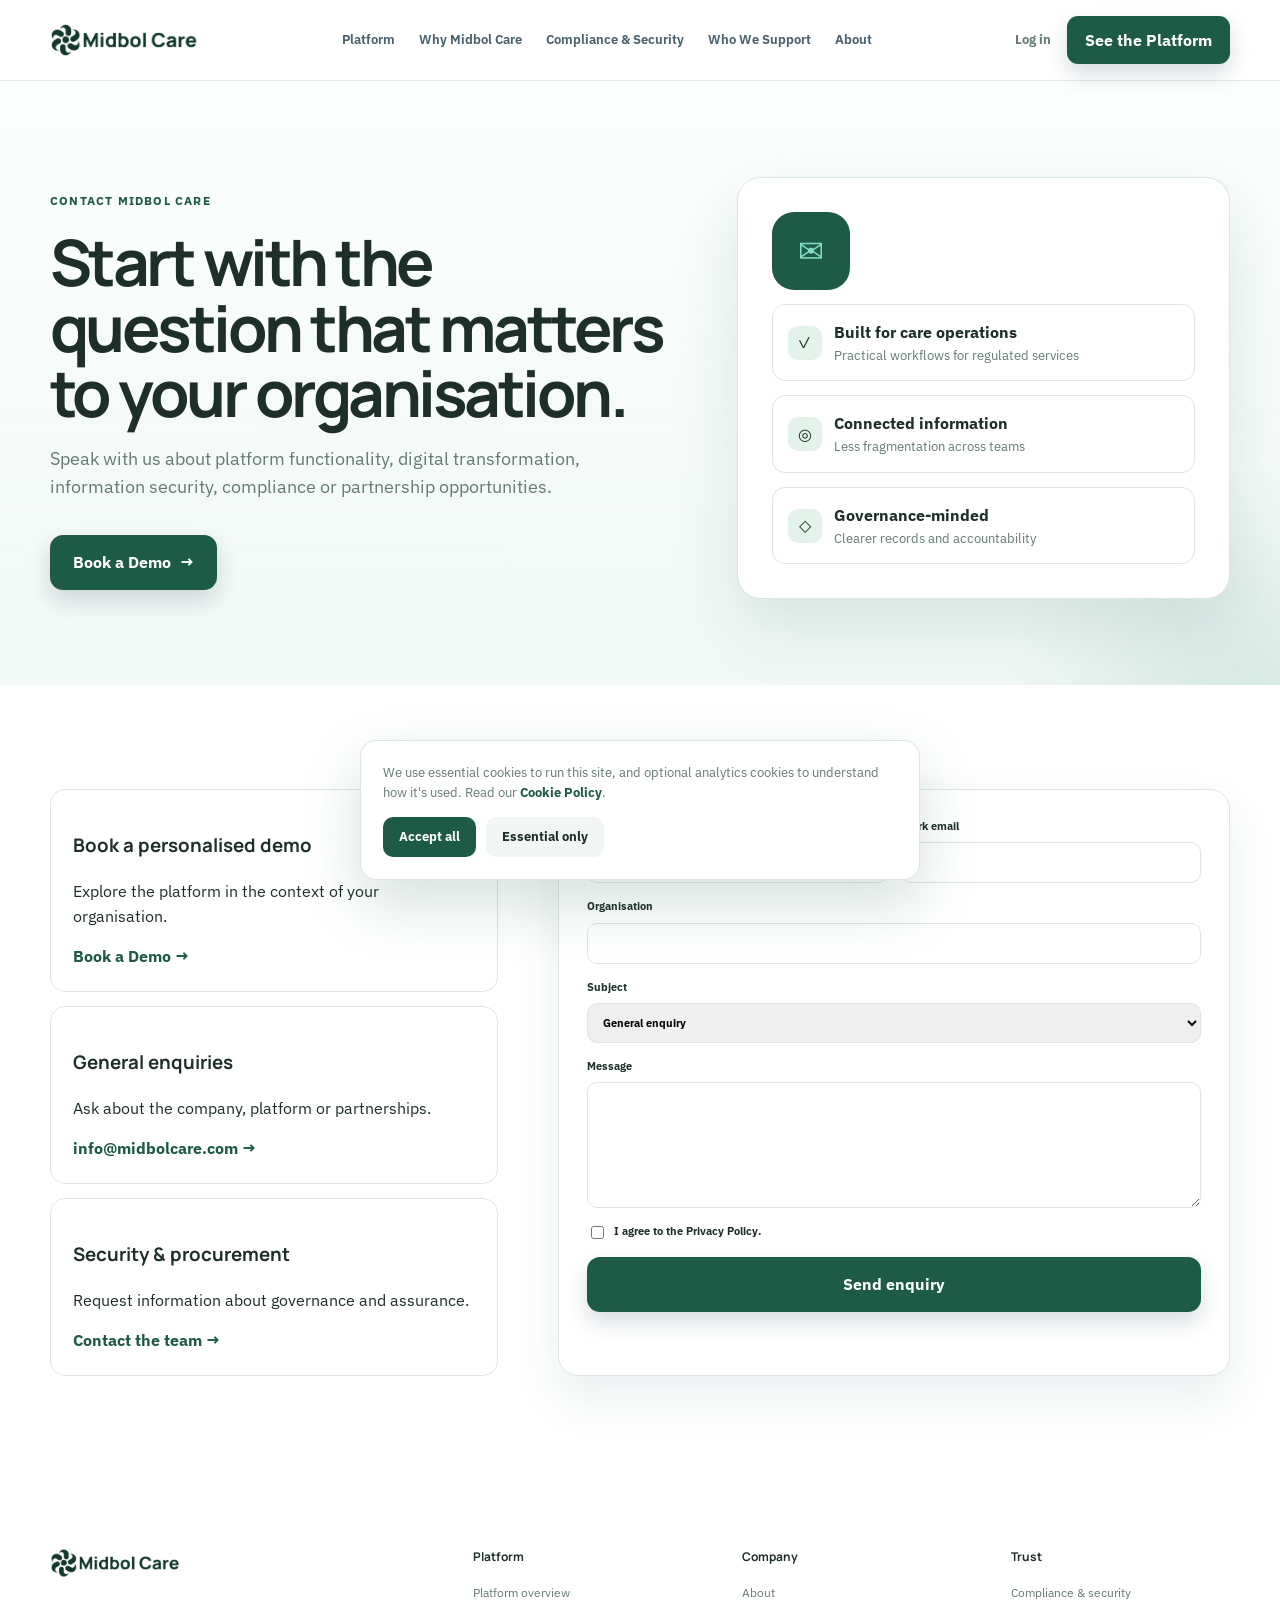
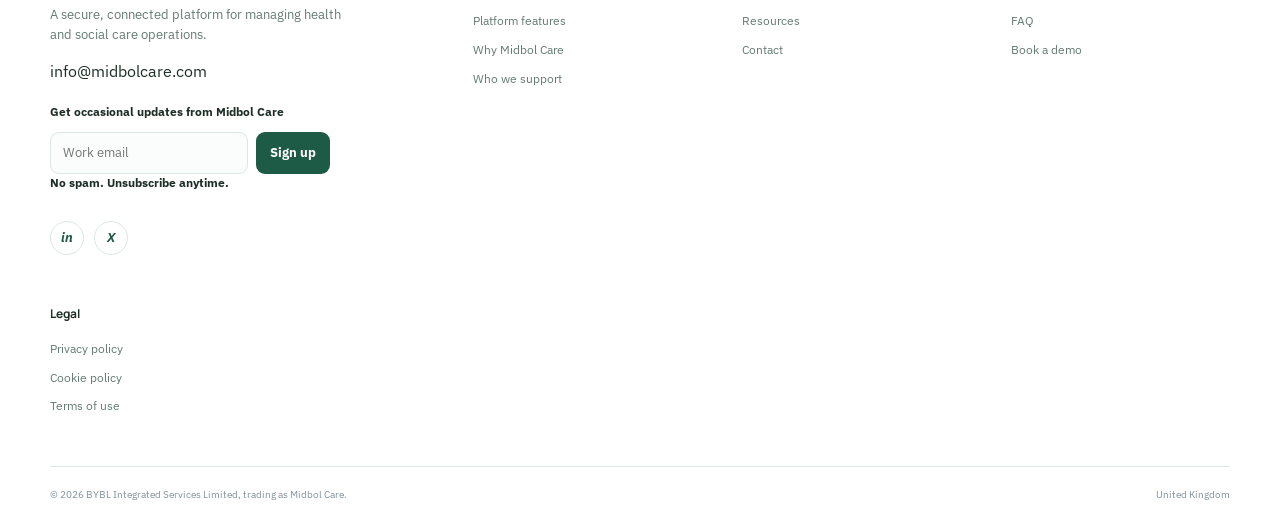
<file: contact/index.html>
<!doctype html>
<html lang="en_GB">
<head>
<meta charset="utf-8">
<meta name="viewport" content="width=device-width,initial-scale=1"><!-- Begin Jekyll SEO tag v2.8.0 -->
<title>Contact Us | Midbol Care</title>
<meta name="generator" content="Jekyll v4.3.2" />
<meta property="og:title" content="Contact Us" />
<meta property="og:locale" content="en_GB" />
<meta name="description" content="Get in touch with Midbol Care about the platform, a demonstration, or compliance and security questions." />
<meta property="og:description" content="Get in touch with Midbol Care about the platform, a demonstration, or compliance and security questions." />
<link rel="canonical" href="https://www.midbolcare.com/contact/" />
<meta property="og:url" content="https://www.midbolcare.com/contact/" />
<meta property="og:site_name" content="Midbol Care" />
<meta property="og:image" content="https://www.midbolcare.com/assets/images/logo/social-share.png" />
<meta property="og:type" content="website" />
<meta name="twitter:card" content="summary_large_image" />
<meta property="twitter:image" content="https://www.midbolcare.com/assets/images/logo/social-share.png" />
<meta property="twitter:title" content="Contact Us" />
<meta name="twitter:site" content="@midbolcare" />
<script type="application/ld+json">
{"@context":"https://schema.org","@type":"WebPage","description":"Get in touch with Midbol Care about the platform, a demonstration, or compliance and security questions.","headline":"Contact Us","image":"https://www.midbolcare.com/assets/images/logo/social-share.png","publisher":{"@type":"Organization","logo":{"@type":"ImageObject","url":"https://www.midbolcare.com/assets/images/logo/icon-512.png"}},"url":"https://www.midbolcare.com/contact/"}</script>
<!-- End Jekyll SEO tag -->


<link rel="icon" href="/favicon.ico">
<link rel="icon" type="image/png" sizes="32x32" href="/assets/images/logo/favicon-32.png">
<link rel="icon" type="image/png" sizes="16x16" href="/assets/images/logo/favicon-16.png">
<link rel="apple-touch-icon" sizes="180x180" href="/assets/images/logo/apple-touch-icon.png">

<link rel="preconnect" href="https://fonts.googleapis.com">
<link rel="preconnect" href="https://fonts.gstatic.com" crossorigin>
<link href="https://fonts.googleapis.com/css2?family=IBM+Plex+Sans:wght@400;500;600&family=Manrope:wght@500;600;700;800&display=swap" rel="stylesheet">
<link rel="stylesheet" href="/assets/css/styles.css">


<!-- Google Analytics: add the real GA4 property ID here, gated behind cookie consent (see script.js) -->

</head>
<body>
<header class="site-header">
  <div class="container header-row">
    <a class="brand" href="/" aria-label="Midbol Care home">
      <img src="/assets/images/logo/logo-primary.png" alt="Midbol Care" class="brand-logo-img">
    </a>

    <nav class="nav-simple" aria-label="Main navigation">
      <a href="/platform/">Platform</a><a href="/why-midbol-care/">Why Midbol Care</a><a href="/security/">Compliance & Security</a><a href="/who-we-support/">Who We Support</a><a href="/about/">About</a>
    </nav>

    <div class="header-actions">
      <a href="#" class="login-link">Log in</a>
      <a href="/platform/" class="btn btn-primary">See the Platform</a>
    </div>

    <button class="menu-button" aria-label="Open menu" aria-expanded="false">
      <span></span><span></span><span></span>
    </button>
  </div>

  <div class="mobile-menu" aria-hidden="true">
    <a href="/platform/">Platform</a><a href="/why-midbol-care/">Why Midbol Care</a><a href="/security/">Compliance & Security</a><a href="/who-we-support/">Who We Support</a><a href="/about/">About</a>
    <a href="/contact/">Contact</a>
    <a href="#" class="login-link">Log in</a>
    <a href="/platform/" class="btn btn-primary">See the Platform</a>
  </div>
</header>


<main>
<section class="inner-hero"><div class="glow glow-two"></div><div class="container inner-hero-grid"><div class="reveal"><span class="section-eyebrow">Contact Midbol Care</span><h1>Start with the question that matters to your organisation.</h1><p>Speak with us about platform functionality, digital transformation, information security, compliance or partnership opportunities.</p><div class="hero-actions"><a href="/book-demo/" class="btn btn-primary btn-large">Book a Demo <span>→</span></a></div></div><div class="abstract-card reveal"><div class="abstract-icon">✉</div><div class="abstract-row"><span>✓</span><div><strong>Built for care operations</strong><small>Practical workflows for regulated services</small></div></div><div class="abstract-row"><span>◎</span><div><strong>Connected information</strong><small>Less fragmentation across teams</small></div></div><div class="abstract-row"><span>◇</span><div><strong>Governance-minded</strong><small>Clearer records and accountability</small></div></div></div></div></section><section class="section"><div class="container contact-layout"><div class="contact-options reveal"><article><h3>Book a personalised demo</h3><p>Explore the platform in the context of your organisation.</p><a href="/book-demo/">Book a Demo →</a></article><article><h3>General enquiries</h3><p>Ask about the company, platform or partnerships.</p><a href="mailto:info@midbolcare.com">info@midbolcare.com →</a></article><article><h3>Security & procurement</h3><p>Request information about governance and assurance.</p><a href="mailto:info@midbolcare.com">Contact the team →</a></article></div><form class="form-card reveal" id="contact-form"><div class="field-row"><label>Full name<input required></label><label>Work email<input required type="email"></label></div><label>Organisation<input required></label><label>Subject<select><option>General enquiry</option><option>Platform question</option><option>Compliance and security</option><option>Partnership</option></select></label><label>Message<textarea required rows="6"></textarea></label><label class="check"><input required type="checkbox"> I agree to the Privacy Policy.</label><button class="btn btn-primary btn-large">Send enquiry</button></form></div></section>

</main>

<footer class="site-footer">
  <div class="container footer-grid">
    <div class="footer-brand-column">
      <a class="brand footer-brand" href="/">
        <img src="/assets/images/logo/logo-primary.png" alt="Midbol Care" class="brand-logo-img">
      </a>
      <p>A secure, connected platform for managing health and social care operations.</p>
      <a href="mailto:info@midbolcare.com">info@midbolcare.com</a>

      <div class="footer-newsletter">
        <p>Get occasional updates from Midbol Care</p>
        <form class="footer-newsletter-row" id="newsletter-form">
          <input type="email" required placeholder="Work email" aria-label="Email address">
          <button type="submit">Sign up</button>
        </form>
        <p class="footer-newsletter-note">No spam. Unsubscribe anytime.</p>
      </div>

      <div class="footer-social">
        <!-- Placeholder hrefs — replace with real Midbol Care social profiles once created -->
        <a href="#" aria-label="Midbol Care on LinkedIn"><i>in</i></a>
        <a href="#" aria-label="Midbol Care on X"><i>X</i></a>
      </div>
    </div>

    <div><h3>Platform</h3>
      <a href="/platform/">Platform overview</a>
      <a href="/features/">Platform features</a>
      <a href="/why-midbol-care/">Why Midbol Care</a>
      <a href="/who-we-support/">Who we support</a>
    </div>
    <div><h3>Company</h3>
      <a href="/about/">About</a>
      <a href="/resources/">Resources</a>
      <a href="/contact/">Contact</a>
    </div>
    <div><h3>Trust</h3>
      <a href="/security/">Compliance &amp; security</a>
      <a href="/faq/">FAQ</a>
      <a href="/book-demo/">Book a demo</a>
    </div>
    <div><h3>Legal</h3>
      <a href="#">Privacy policy</a>
      <a href="#">Cookie policy</a>
      <a href="#">Terms of use</a>
    </div>
  </div>
  <div class="container footer-bottom">
    <p>&copy; 2026 BYBL Integrated Services Limited, trading as Midbol Care.</p>
    <span>United Kingdom</span>
  </div>
</footer>


<div class="toast" role="status"></div>
<script src="/assets/js/script.js"></script>
</body>
</html>
</file>
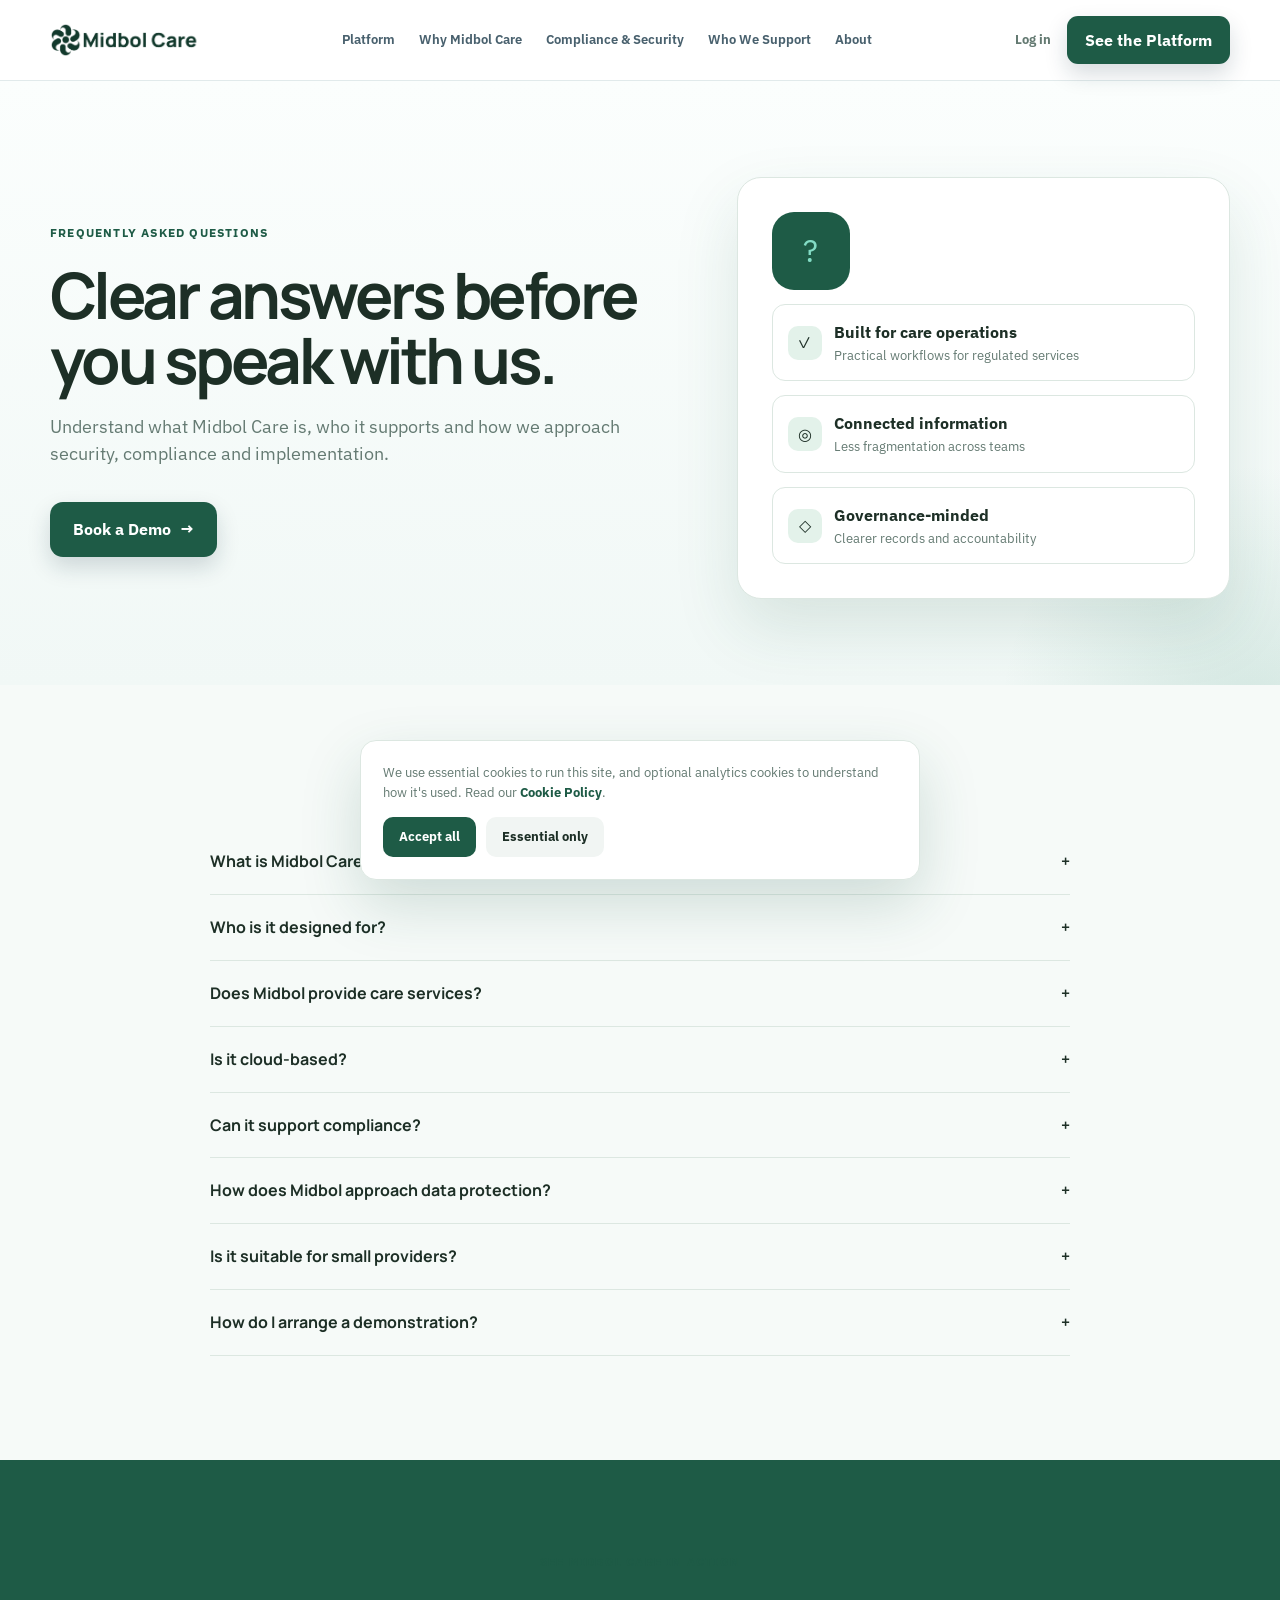
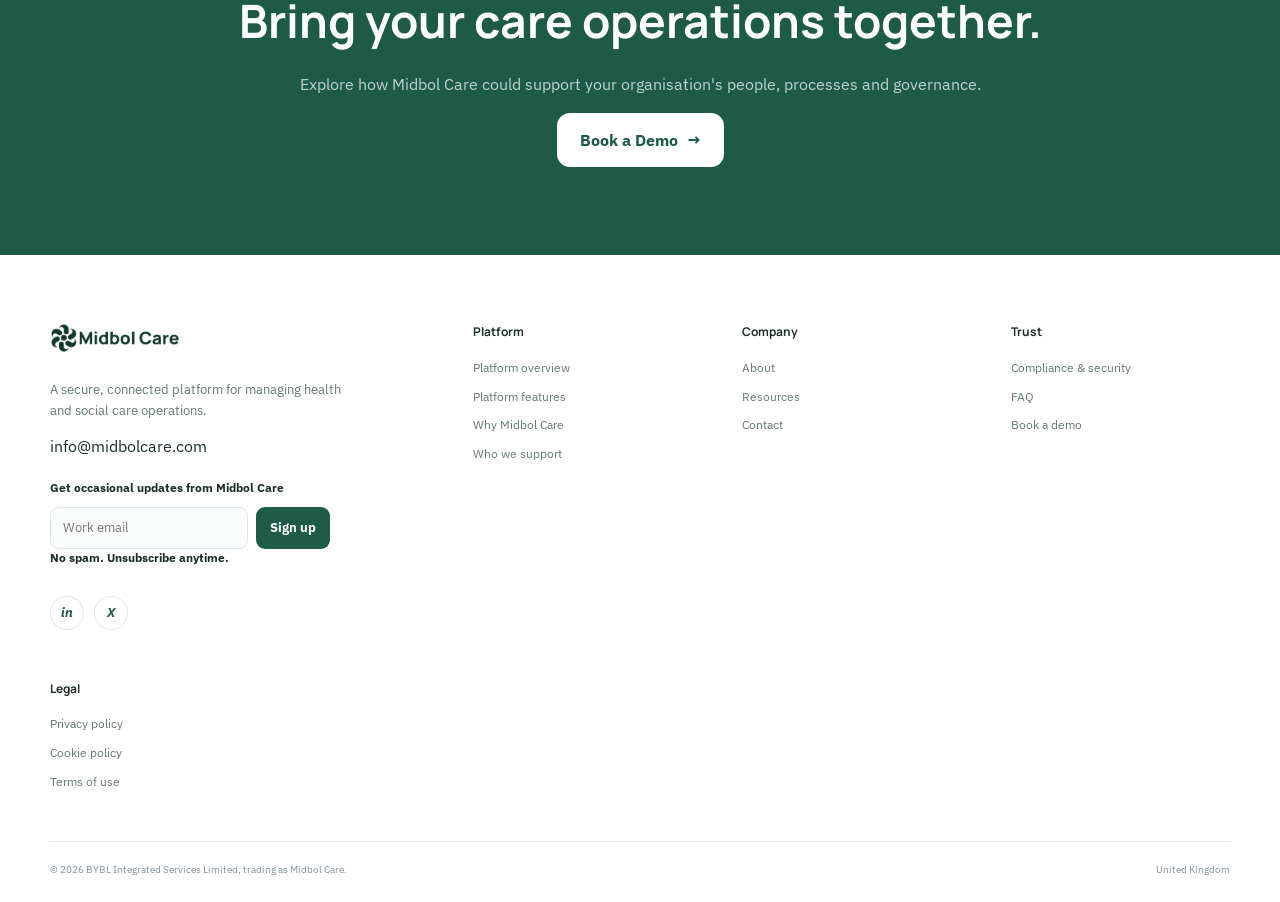
<file: faq/index.html>
<!doctype html>
<html lang="en_GB">
<head>
<meta charset="utf-8">
<meta name="viewport" content="width=device-width,initial-scale=1"><!-- Begin Jekyll SEO tag v2.8.0 -->
<title>Frequently Asked Questions | Midbol Care</title>
<meta name="generator" content="Jekyll v4.3.2" />
<meta property="og:title" content="Frequently Asked Questions" />
<meta property="og:locale" content="en_GB" />
<meta name="description" content="Answers to common questions about Midbol Care, who it’s built for, and how it approaches security, compliance and implementation." />
<meta property="og:description" content="Answers to common questions about Midbol Care, who it’s built for, and how it approaches security, compliance and implementation." />
<link rel="canonical" href="https://www.midbolcare.com/faq/" />
<meta property="og:url" content="https://www.midbolcare.com/faq/" />
<meta property="og:site_name" content="Midbol Care" />
<meta property="og:image" content="https://www.midbolcare.com/assets/images/logo/social-share.png" />
<meta property="og:type" content="website" />
<meta name="twitter:card" content="summary_large_image" />
<meta property="twitter:image" content="https://www.midbolcare.com/assets/images/logo/social-share.png" />
<meta property="twitter:title" content="Frequently Asked Questions" />
<meta name="twitter:site" content="@midbolcare" />
<script type="application/ld+json">
{"@context":"https://schema.org","@type":"WebPage","description":"Answers to common questions about Midbol Care, who it’s built for, and how it approaches security, compliance and implementation.","headline":"Frequently Asked Questions","image":"https://www.midbolcare.com/assets/images/logo/social-share.png","publisher":{"@type":"Organization","logo":{"@type":"ImageObject","url":"https://www.midbolcare.com/assets/images/logo/icon-512.png"}},"url":"https://www.midbolcare.com/faq/"}</script>
<!-- End Jekyll SEO tag -->


<link rel="icon" href="/favicon.ico">
<link rel="icon" type="image/png" sizes="32x32" href="/assets/images/logo/favicon-32.png">
<link rel="icon" type="image/png" sizes="16x16" href="/assets/images/logo/favicon-16.png">
<link rel="apple-touch-icon" sizes="180x180" href="/assets/images/logo/apple-touch-icon.png">

<link rel="preconnect" href="https://fonts.googleapis.com">
<link rel="preconnect" href="https://fonts.gstatic.com" crossorigin>
<link href="https://fonts.googleapis.com/css2?family=IBM+Plex+Sans:wght@400;500;600&family=Manrope:wght@500;600;700;800&display=swap" rel="stylesheet">
<link rel="stylesheet" href="/assets/css/styles.css">


<!-- Google Analytics: add the real GA4 property ID here, gated behind cookie consent (see script.js) -->

</head>
<body>
<header class="site-header">
  <div class="container header-row">
    <a class="brand" href="/" aria-label="Midbol Care home">
      <img src="/assets/images/logo/logo-primary.png" alt="Midbol Care" class="brand-logo-img">
    </a>

    <nav class="nav-simple" aria-label="Main navigation">
      <a href="/platform/">Platform</a><a href="/why-midbol-care/">Why Midbol Care</a><a href="/security/">Compliance & Security</a><a href="/who-we-support/">Who We Support</a><a href="/about/">About</a>
    </nav>

    <div class="header-actions">
      <a href="#" class="login-link">Log in</a>
      <a href="/platform/" class="btn btn-primary">See the Platform</a>
    </div>

    <button class="menu-button" aria-label="Open menu" aria-expanded="false">
      <span></span><span></span><span></span>
    </button>
  </div>

  <div class="mobile-menu" aria-hidden="true">
    <a href="/platform/">Platform</a><a href="/why-midbol-care/">Why Midbol Care</a><a href="/security/">Compliance & Security</a><a href="/who-we-support/">Who We Support</a><a href="/about/">About</a>
    <a href="/contact/">Contact</a>
    <a href="#" class="login-link">Log in</a>
    <a href="/platform/" class="btn btn-primary">See the Platform</a>
  </div>
</header>


<main>
<section class="inner-hero"><div class="glow glow-two"></div><div class="container inner-hero-grid"><div class="reveal"><span class="section-eyebrow">Frequently asked questions</span><h1>Clear answers before you speak with us.</h1><p>Understand what Midbol Care is, who it supports and how we approach security, compliance and implementation.</p><div class="hero-actions"><a href="/book-demo/" class="btn btn-primary btn-large">Book a Demo <span>→</span></a></div></div><div class="abstract-card reveal"><div class="abstract-icon">?</div><div class="abstract-row"><span>✓</span><div><strong>Built for care operations</strong><small>Practical workflows for regulated services</small></div></div><div class="abstract-row"><span>◎</span><div><strong>Connected information</strong><small>Less fragmentation across teams</small></div></div><div class="abstract-row"><span>◇</span><div><strong>Governance-minded</strong><small>Clearer records and accountability</small></div></div></div></div></section><section class="section platform-section"><div class="container"><div class="faq-list"><details class="faq-item reveal"><summary>What is Midbol Care?<span>+</span></summary><p>A secure, cloud-based software platform developed by BYBL Integrated Services Limited for health and social care organisations.</p></details><details class="faq-item reveal"><summary>Who is it designed for?<span>+</span></summary><p>Domiciliary care, residential and nursing homes, supported living, children’s services, foster agencies, healthcare providers, local authorities, charities and consultancies.</p></details><details class="faq-item reveal"><summary>Does Midbol provide care services?<span>+</span></summary><p>No. Midbol Care is a technology platform that supports organisations delivering care.</p></details><details class="faq-item reveal"><summary>Is it cloud-based?<span>+</span></summary><p>Yes. Authorised users can securely access the platform from appropriate internet-enabled devices.</p></details><details class="faq-item reveal"><summary>Can it support compliance?<span>+</span></summary><p>It is designed to strengthen information management, governance visibility and operational accountability. Responsibility for compliance remains with each organisation.</p></details><details class="faq-item reveal"><summary>How does Midbol approach data protection?<span>+</span></summary><p>Through security and privacy by design, with an approach intended to align with UK GDPR and the Data Protection Act 2018.</p></details><details class="faq-item reveal"><summary>Is it suitable for small providers?<span>+</span></summary><p>Yes. The platform is intended to support independent providers as well as growing multi-location organisations.</p></details><details class="faq-item reveal"><summary>How do I arrange a demonstration?<span>+</span></summary><p>Complete the Book a Demo form and the team will arrange a personalised conversation.</p></details></div></div></section><section class="site-cta"><div class="container reveal"><span class="section-eyebrow">See Midbol Care in action</span><h2>Bring your care operations together.</h2><p>Explore how Midbol Care could support your organisation's people, processes and governance.</p><a class="btn btn-light btn-large" href="/book-demo/">Book a Demo <span>→</span></a></div></section>

</main>

<footer class="site-footer">
  <div class="container footer-grid">
    <div class="footer-brand-column">
      <a class="brand footer-brand" href="/">
        <img src="/assets/images/logo/logo-primary.png" alt="Midbol Care" class="brand-logo-img">
      </a>
      <p>A secure, connected platform for managing health and social care operations.</p>
      <a href="mailto:info@midbolcare.com">info@midbolcare.com</a>

      <div class="footer-newsletter">
        <p>Get occasional updates from Midbol Care</p>
        <form class="footer-newsletter-row" id="newsletter-form">
          <input type="email" required placeholder="Work email" aria-label="Email address">
          <button type="submit">Sign up</button>
        </form>
        <p class="footer-newsletter-note">No spam. Unsubscribe anytime.</p>
      </div>

      <div class="footer-social">
        <!-- Placeholder hrefs — replace with real Midbol Care social profiles once created -->
        <a href="#" aria-label="Midbol Care on LinkedIn"><i>in</i></a>
        <a href="#" aria-label="Midbol Care on X"><i>X</i></a>
      </div>
    </div>

    <div><h3>Platform</h3>
      <a href="/platform/">Platform overview</a>
      <a href="/features/">Platform features</a>
      <a href="/why-midbol-care/">Why Midbol Care</a>
      <a href="/who-we-support/">Who we support</a>
    </div>
    <div><h3>Company</h3>
      <a href="/about/">About</a>
      <a href="/resources/">Resources</a>
      <a href="/contact/">Contact</a>
    </div>
    <div><h3>Trust</h3>
      <a href="/security/">Compliance &amp; security</a>
      <a href="/faq/">FAQ</a>
      <a href="/book-demo/">Book a demo</a>
    </div>
    <div><h3>Legal</h3>
      <a href="#">Privacy policy</a>
      <a href="#">Cookie policy</a>
      <a href="#">Terms of use</a>
    </div>
  </div>
  <div class="container footer-bottom">
    <p>&copy; 2026 BYBL Integrated Services Limited, trading as Midbol Care.</p>
    <span>United Kingdom</span>
  </div>
</footer>


<div class="toast" role="status"></div>
<script src="/assets/js/script.js"></script>
</body>
</html>
</file>
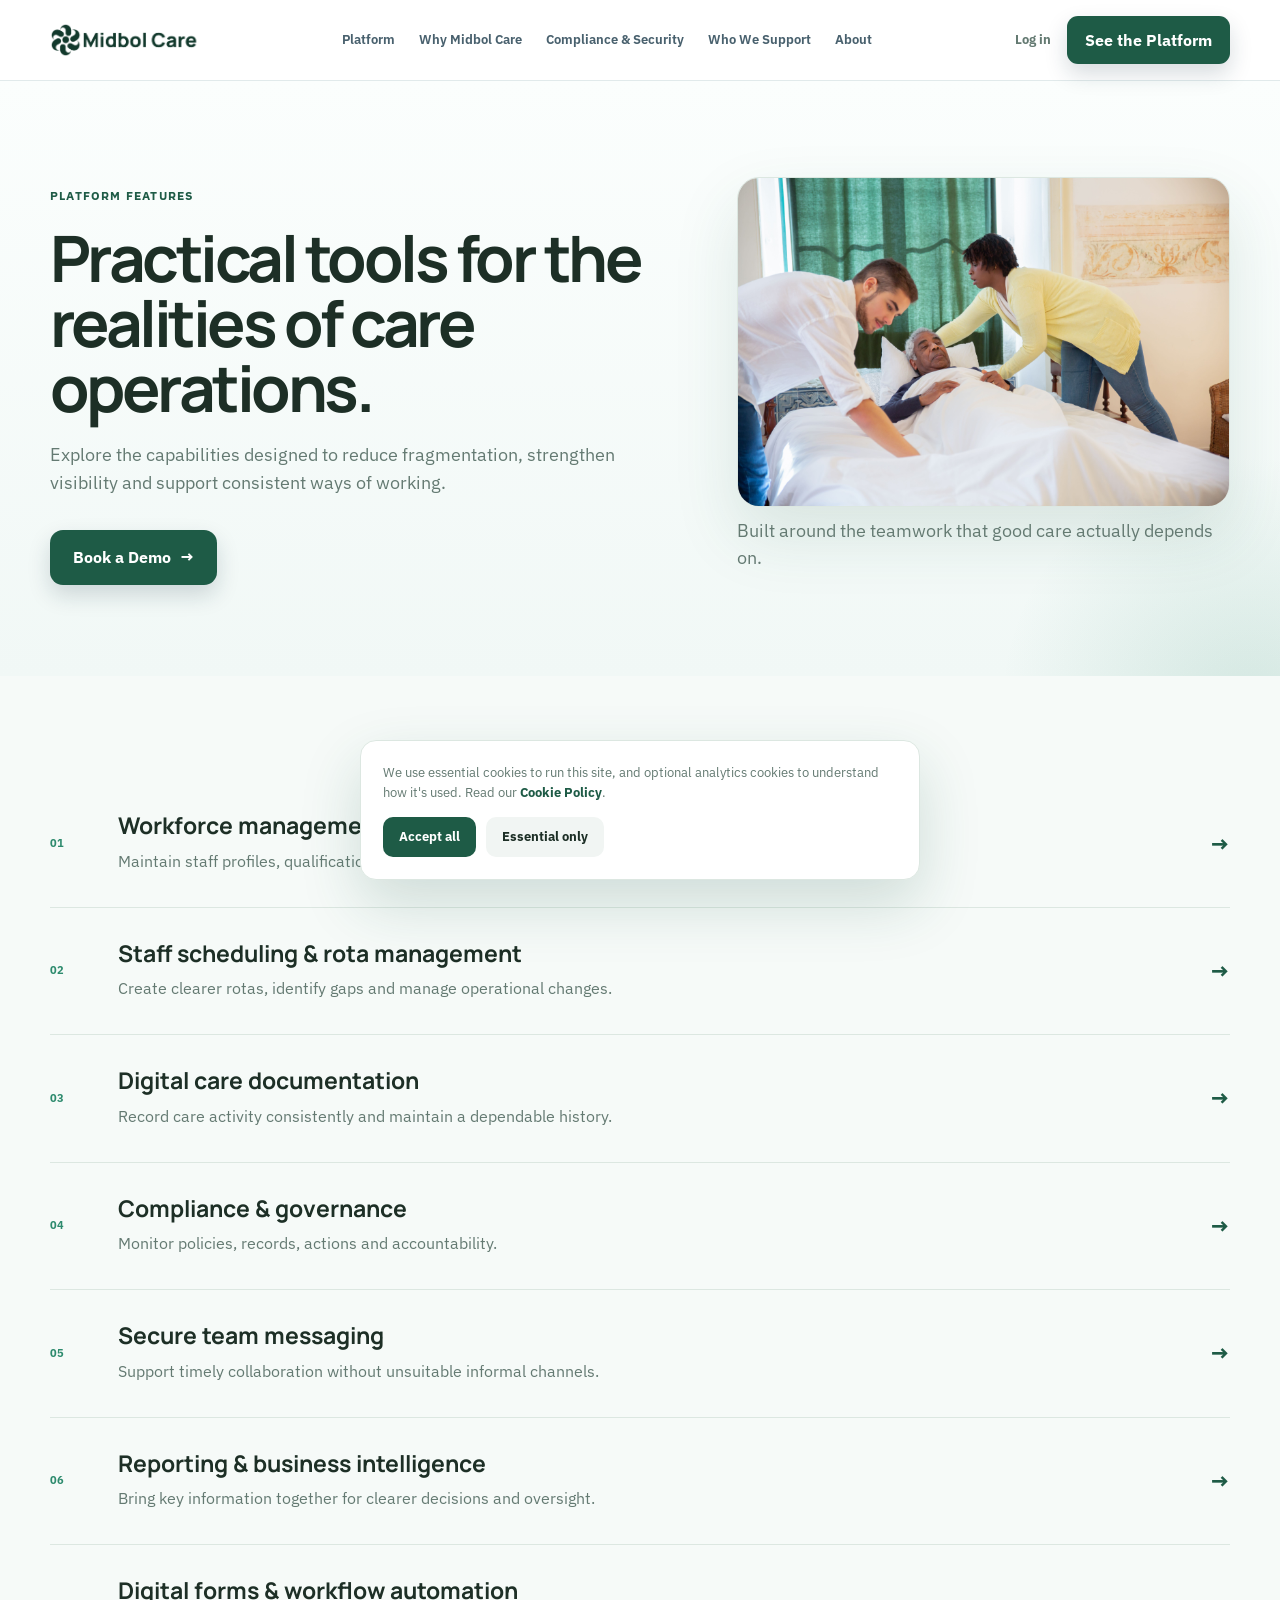
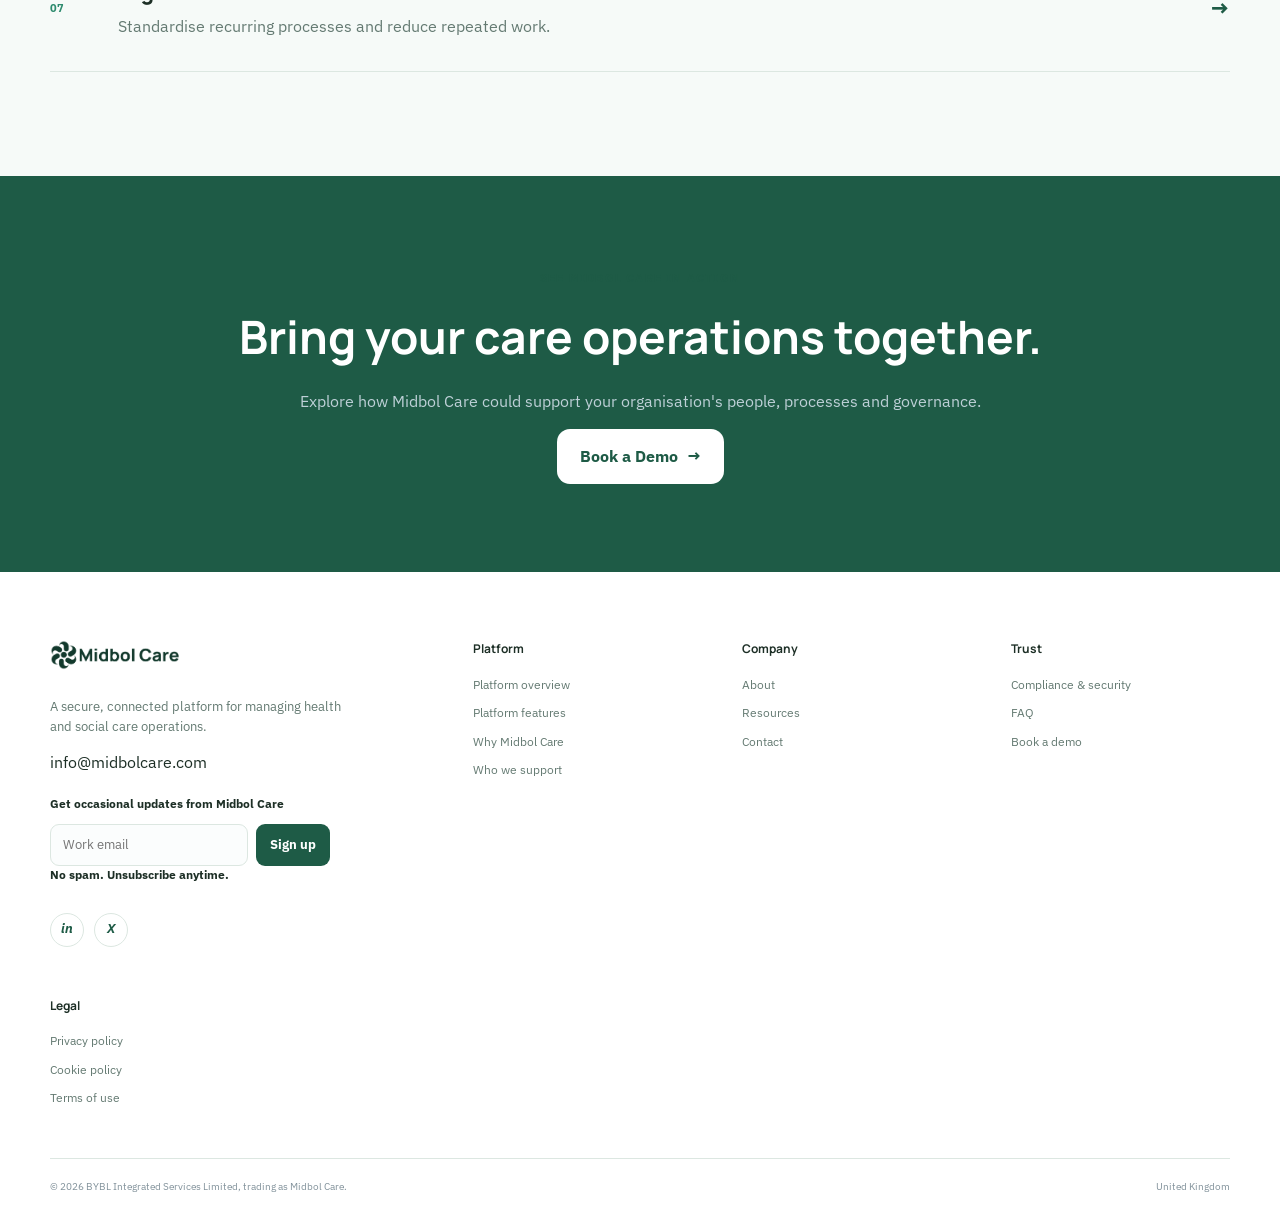
<file: features/index.html>
<!doctype html>
<html lang="en_GB">
<head>
<meta charset="utf-8">
<meta name="viewport" content="width=device-width,initial-scale=1"><!-- Begin Jekyll SEO tag v2.8.0 -->
<title>Platform Features | Midbol Care</title>
<meta name="generator" content="Jekyll v4.3.2" />
<meta property="og:title" content="Platform Features" />
<meta property="og:locale" content="en_GB" />
<meta name="description" content="Explore Midbol Care’s platform features, from digital care documentation and staff scheduling to compliance tracking and secure team messaging." />
<meta property="og:description" content="Explore Midbol Care’s platform features, from digital care documentation and staff scheduling to compliance tracking and secure team messaging." />
<link rel="canonical" href="https://www.midbolcare.com/features/" />
<meta property="og:url" content="https://www.midbolcare.com/features/" />
<meta property="og:site_name" content="Midbol Care" />
<meta property="og:image" content="https://www.midbolcare.com/assets/images/logo/social-share.png" />
<meta property="og:type" content="website" />
<meta name="twitter:card" content="summary_large_image" />
<meta property="twitter:image" content="https://www.midbolcare.com/assets/images/logo/social-share.png" />
<meta property="twitter:title" content="Platform Features" />
<meta name="twitter:site" content="@midbolcare" />
<script type="application/ld+json">
{"@context":"https://schema.org","@type":"WebPage","description":"Explore Midbol Care’s platform features, from digital care documentation and staff scheduling to compliance tracking and secure team messaging.","headline":"Platform Features","image":"https://www.midbolcare.com/assets/images/logo/social-share.png","publisher":{"@type":"Organization","logo":{"@type":"ImageObject","url":"https://www.midbolcare.com/assets/images/logo/icon-512.png"}},"url":"https://www.midbolcare.com/features/"}</script>
<!-- End Jekyll SEO tag -->


<link rel="icon" href="/favicon.ico">
<link rel="icon" type="image/png" sizes="32x32" href="/assets/images/logo/favicon-32.png">
<link rel="icon" type="image/png" sizes="16x16" href="/assets/images/logo/favicon-16.png">
<link rel="apple-touch-icon" sizes="180x180" href="/assets/images/logo/apple-touch-icon.png">

<link rel="preconnect" href="https://fonts.googleapis.com">
<link rel="preconnect" href="https://fonts.gstatic.com" crossorigin>
<link href="https://fonts.googleapis.com/css2?family=IBM+Plex+Sans:wght@400;500;600&family=Manrope:wght@500;600;700;800&display=swap" rel="stylesheet">
<link rel="stylesheet" href="/assets/css/styles.css">


<!-- Google Analytics: add the real GA4 property ID here, gated behind cookie consent (see script.js) -->

</head>
<body>
<header class="site-header">
  <div class="container header-row">
    <a class="brand" href="/" aria-label="Midbol Care home">
      <img src="/assets/images/logo/logo-primary.png" alt="Midbol Care" class="brand-logo-img">
    </a>

    <nav class="nav-simple" aria-label="Main navigation">
      <a href="/platform/">Platform</a><a href="/why-midbol-care/">Why Midbol Care</a><a href="/security/">Compliance & Security</a><a href="/who-we-support/">Who We Support</a><a href="/about/">About</a>
    </nav>

    <div class="header-actions">
      <a href="#" class="login-link">Log in</a>
      <a href="/platform/" class="btn btn-primary">See the Platform</a>
    </div>

    <button class="menu-button" aria-label="Open menu" aria-expanded="false">
      <span></span><span></span><span></span>
    </button>
  </div>

  <div class="mobile-menu" aria-hidden="true">
    <a href="/platform/">Platform</a><a href="/why-midbol-care/">Why Midbol Care</a><a href="/security/">Compliance & Security</a><a href="/who-we-support/">Who We Support</a><a href="/about/">About</a>
    <a href="/contact/">Contact</a>
    <a href="#" class="login-link">Log in</a>
    <a href="/platform/" class="btn btn-primary">See the Platform</a>
  </div>
</header>


<main>
<section class="inner-hero"><div class="glow glow-two"></div><div class="container inner-hero-grid"><div class="reveal"><span class="section-eyebrow">Platform features</span><h1>Practical tools for the realities of care operations.</h1><p>Explore the capabilities designed to reduce fragmentation, strengthen visibility and support consistent ways of working.</p><div class="hero-actions"><a href="/book-demo/" class="btn btn-primary btn-large">Book a Demo <span>→</span></a></div></div><div class="reveal"><div class="photo-card"><img src="/assets/images/photography/family-bedside-care.jpg" alt="Two care professionals working together to support a person at their bedside" loading="lazy"></div><p class="photo-caption">Built around the teamwork that good care actually depends on.</p></div></div></section><section class="section platform-section"><div class="container"><article class="directory-row reveal" id="workforce"><span>01</span><div><h2>Workforce management</h2><p>Maintain staff profiles, qualifications, training, checks, roles and availability.</p></div><b>→</b></article><article class="directory-row reveal" id="scheduling"><span>02</span><div><h2>Staff scheduling & rota management</h2><p>Create clearer rotas, identify gaps and manage operational changes.</p></div><b>→</b></article><article class="directory-row reveal" id="documentation"><span>03</span><div><h2>Digital care documentation</h2><p>Record care activity consistently and maintain a dependable history.</p></div><b>→</b></article><article class="directory-row reveal" id="compliance"><span>04</span><div><h2>Compliance & governance</h2><p>Monitor policies, records, actions and accountability.</p></div><b>→</b></article><article class="directory-row reveal" id="messaging"><span>05</span><div><h2>Secure team messaging</h2><p>Support timely collaboration without unsuitable informal channels.</p></div><b>→</b></article><article class="directory-row reveal" id="reporting"><span>06</span><div><h2>Reporting & business intelligence</h2><p>Bring key information together for clearer decisions and oversight.</p></div><b>→</b></article><article class="directory-row reveal" id="automation"><span>07</span><div><h2>Digital forms & workflow automation</h2><p>Standardise recurring processes and reduce repeated work.</p></div><b>→</b></article></div></section><section class="site-cta"><div class="container reveal"><span class="section-eyebrow">See Midbol Care in action</span><h2>Bring your care operations together.</h2><p>Explore how Midbol Care could support your organisation's people, processes and governance.</p><a class="btn btn-light btn-large" href="/book-demo/">Book a Demo <span>→</span></a></div></section>

</main>

<footer class="site-footer">
  <div class="container footer-grid">
    <div class="footer-brand-column">
      <a class="brand footer-brand" href="/">
        <img src="/assets/images/logo/logo-primary.png" alt="Midbol Care" class="brand-logo-img">
      </a>
      <p>A secure, connected platform for managing health and social care operations.</p>
      <a href="mailto:info@midbolcare.com">info@midbolcare.com</a>

      <div class="footer-newsletter">
        <p>Get occasional updates from Midbol Care</p>
        <form class="footer-newsletter-row" id="newsletter-form">
          <input type="email" required placeholder="Work email" aria-label="Email address">
          <button type="submit">Sign up</button>
        </form>
        <p class="footer-newsletter-note">No spam. Unsubscribe anytime.</p>
      </div>

      <div class="footer-social">
        <!-- Placeholder hrefs — replace with real Midbol Care social profiles once created -->
        <a href="#" aria-label="Midbol Care on LinkedIn"><i>in</i></a>
        <a href="#" aria-label="Midbol Care on X"><i>X</i></a>
      </div>
    </div>

    <div><h3>Platform</h3>
      <a href="/platform/">Platform overview</a>
      <a href="/features/">Platform features</a>
      <a href="/why-midbol-care/">Why Midbol Care</a>
      <a href="/who-we-support/">Who we support</a>
    </div>
    <div><h3>Company</h3>
      <a href="/about/">About</a>
      <a href="/resources/">Resources</a>
      <a href="/contact/">Contact</a>
    </div>
    <div><h3>Trust</h3>
      <a href="/security/">Compliance &amp; security</a>
      <a href="/faq/">FAQ</a>
      <a href="/book-demo/">Book a demo</a>
    </div>
    <div><h3>Legal</h3>
      <a href="#">Privacy policy</a>
      <a href="#">Cookie policy</a>
      <a href="#">Terms of use</a>
    </div>
  </div>
  <div class="container footer-bottom">
    <p>&copy; 2026 BYBL Integrated Services Limited, trading as Midbol Care.</p>
    <span>United Kingdom</span>
  </div>
</footer>


<div class="toast" role="status"></div>
<script src="/assets/js/script.js"></script>
</body>
</html>
</file>
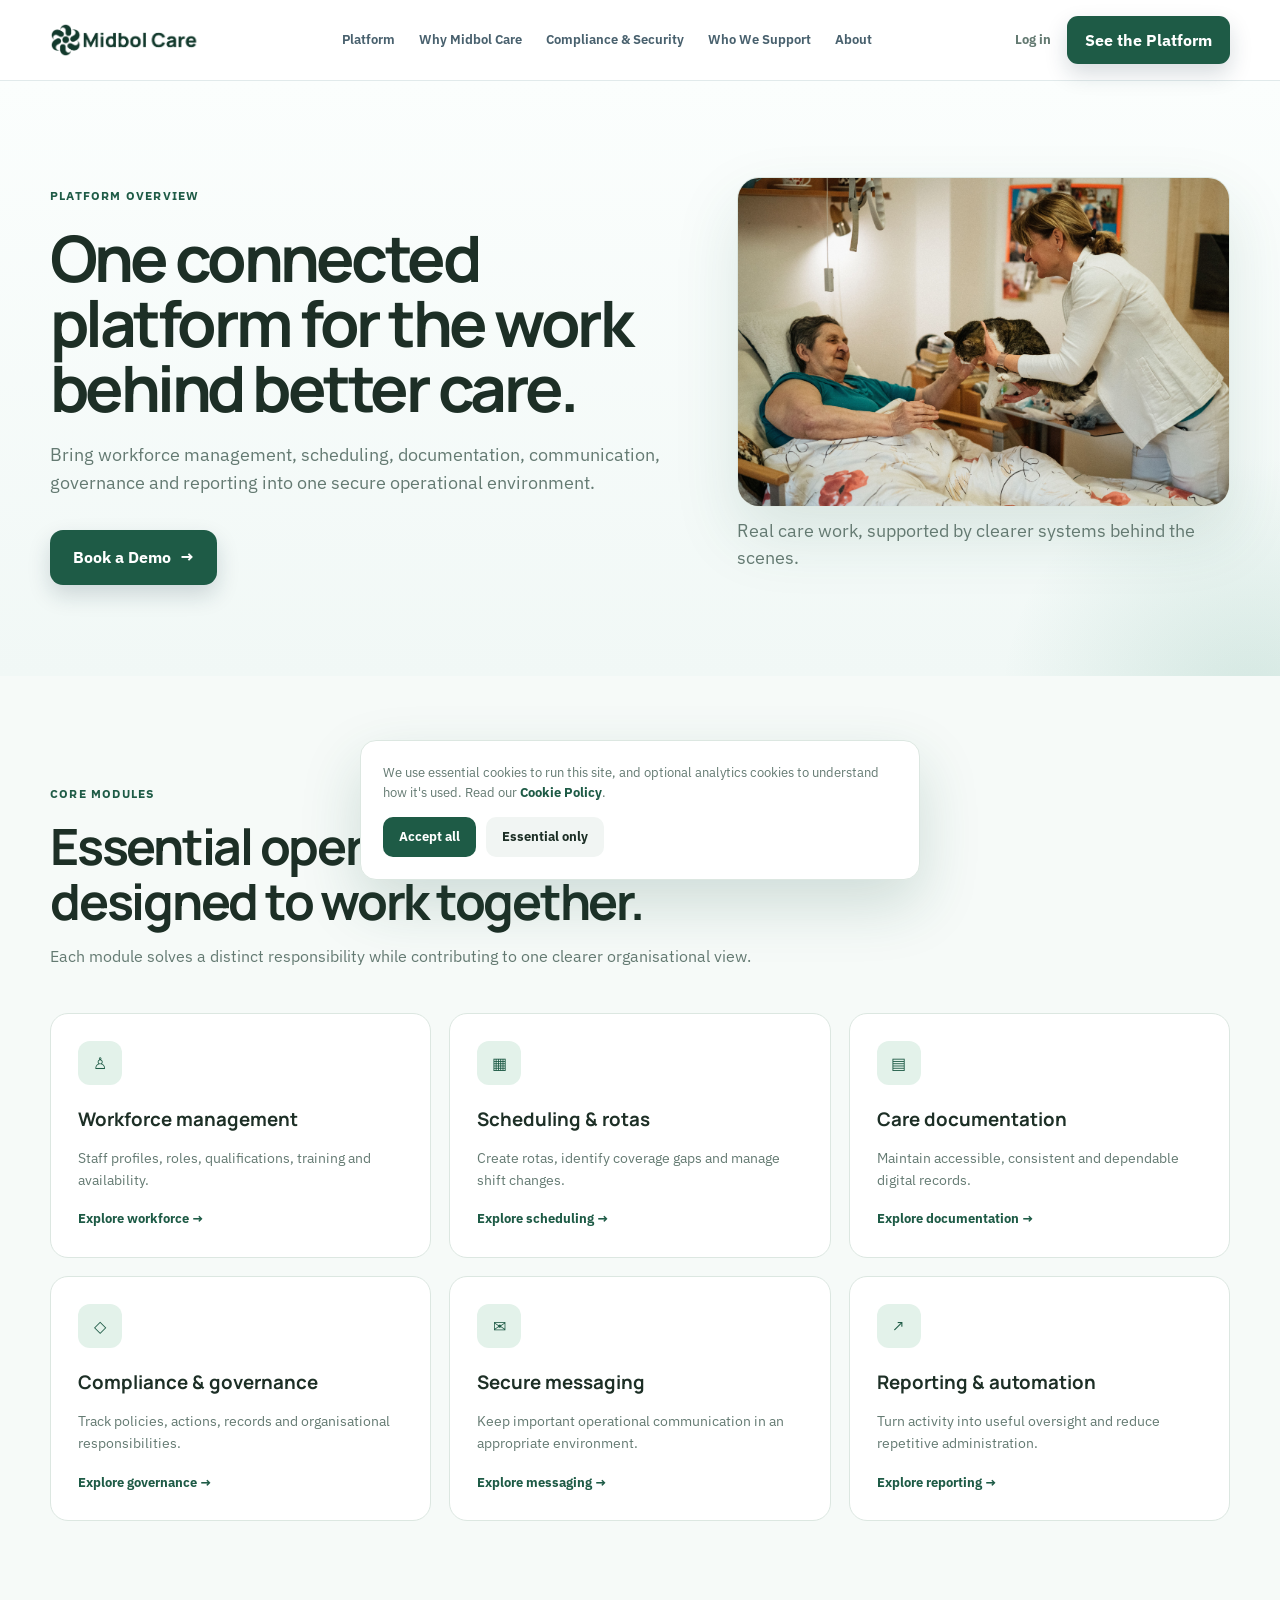
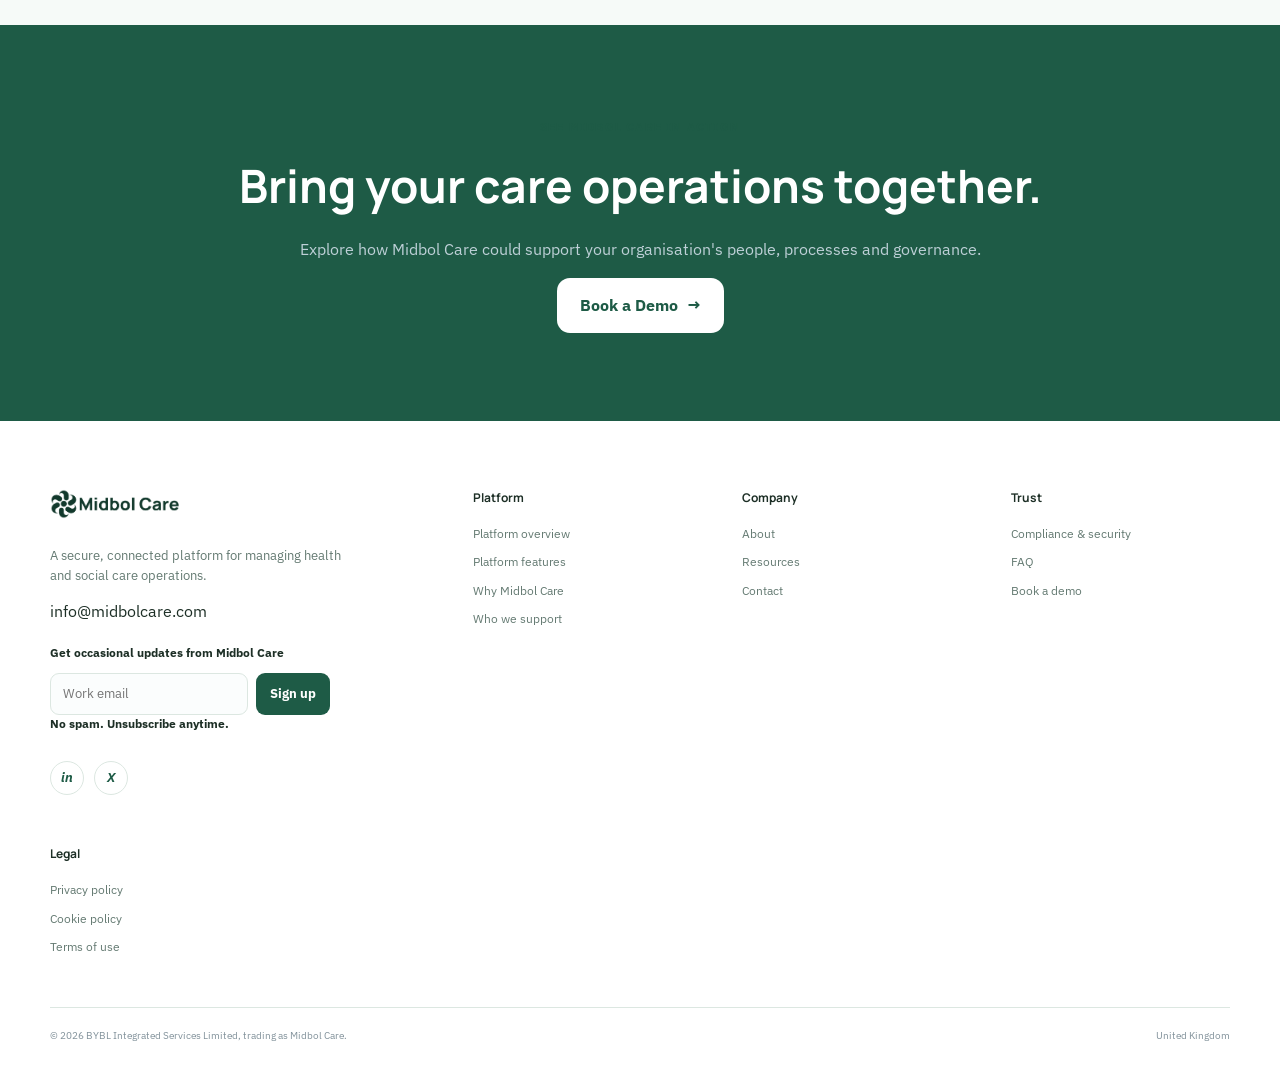
<file: platform/index.html>
<!doctype html>
<html lang="en_GB">
<head>
<meta charset="utf-8">
<meta name="viewport" content="width=device-width,initial-scale=1"><!-- Begin Jekyll SEO tag v2.8.0 -->
<title>Our Platform | Midbol Care</title>
<meta name="generator" content="Jekyll v4.3.2" />
<meta property="og:title" content="Our Platform" />
<meta property="og:locale" content="en_GB" />
<meta name="description" content="One connected platform bringing workforce management, scheduling, documentation, governance and reporting into a single secure environment for health and social care." />
<meta property="og:description" content="One connected platform bringing workforce management, scheduling, documentation, governance and reporting into a single secure environment for health and social care." />
<link rel="canonical" href="https://www.midbolcare.com/platform/" />
<meta property="og:url" content="https://www.midbolcare.com/platform/" />
<meta property="og:site_name" content="Midbol Care" />
<meta property="og:image" content="https://www.midbolcare.com/assets/images/logo/social-share.png" />
<meta property="og:type" content="website" />
<meta name="twitter:card" content="summary_large_image" />
<meta property="twitter:image" content="https://www.midbolcare.com/assets/images/logo/social-share.png" />
<meta property="twitter:title" content="Our Platform" />
<meta name="twitter:site" content="@midbolcare" />
<script type="application/ld+json">
{"@context":"https://schema.org","@type":"WebPage","description":"One connected platform bringing workforce management, scheduling, documentation, governance and reporting into a single secure environment for health and social care.","headline":"Our Platform","image":"https://www.midbolcare.com/assets/images/logo/social-share.png","publisher":{"@type":"Organization","logo":{"@type":"ImageObject","url":"https://www.midbolcare.com/assets/images/logo/icon-512.png"}},"url":"https://www.midbolcare.com/platform/"}</script>
<!-- End Jekyll SEO tag -->


<link rel="icon" href="/favicon.ico">
<link rel="icon" type="image/png" sizes="32x32" href="/assets/images/logo/favicon-32.png">
<link rel="icon" type="image/png" sizes="16x16" href="/assets/images/logo/favicon-16.png">
<link rel="apple-touch-icon" sizes="180x180" href="/assets/images/logo/apple-touch-icon.png">

<link rel="preconnect" href="https://fonts.googleapis.com">
<link rel="preconnect" href="https://fonts.gstatic.com" crossorigin>
<link href="https://fonts.googleapis.com/css2?family=IBM+Plex+Sans:wght@400;500;600&family=Manrope:wght@500;600;700;800&display=swap" rel="stylesheet">
<link rel="stylesheet" href="/assets/css/styles.css">


<!-- Google Analytics: add the real GA4 property ID here, gated behind cookie consent (see script.js) -->

</head>
<body>
<header class="site-header">
  <div class="container header-row">
    <a class="brand" href="/" aria-label="Midbol Care home">
      <img src="/assets/images/logo/logo-primary.png" alt="Midbol Care" class="brand-logo-img">
    </a>

    <nav class="nav-simple" aria-label="Main navigation">
      <a href="/platform/" aria-current="page">Platform</a><a href="/why-midbol-care/">Why Midbol Care</a><a href="/security/">Compliance & Security</a><a href="/who-we-support/">Who We Support</a><a href="/about/">About</a>
    </nav>

    <div class="header-actions">
      <a href="#" class="login-link">Log in</a>
      <a href="/platform/" class="btn btn-primary">See the Platform</a>
    </div>

    <button class="menu-button" aria-label="Open menu" aria-expanded="false">
      <span></span><span></span><span></span>
    </button>
  </div>

  <div class="mobile-menu" aria-hidden="true">
    <a href="/platform/">Platform</a><a href="/why-midbol-care/">Why Midbol Care</a><a href="/security/">Compliance & Security</a><a href="/who-we-support/">Who We Support</a><a href="/about/">About</a>
    <a href="/contact/">Contact</a>
    <a href="#" class="login-link">Log in</a>
    <a href="/platform/" class="btn btn-primary">See the Platform</a>
  </div>
</header>


<main>
<section class="inner-hero"><div class="glow glow-two"></div><div class="container inner-hero-grid"><div class="reveal"><span class="section-eyebrow">Platform overview</span><h1>One connected platform for the work behind better care.</h1><p>Bring workforce management, scheduling, documentation, communication, governance and reporting into one secure operational environment.</p><div class="hero-actions"><a href="/book-demo/" class="btn btn-primary btn-large">Book a Demo <span>→</span></a></div></div><div class="reveal"><div class="photo-card"><img src="/assets/images/photography/mobility-support.jpg" alt="A carer helping a person transfer safely using a mobility hoist at home" loading="lazy"></div><p class="photo-caption">Real care work, supported by clearer systems behind the scenes.</p></div></div></section><section class="section platform-section"><div class="container"><div class="section-header reveal"><span class="section-eyebrow">Core modules</span><h2>Essential operational tools, designed to work together.</h2><p>Each module solves a distinct responsibility while contributing to one clearer organisational view.</p></div><div class="page-grid"><article class="page-card reveal"><span>♙</span><h3>Workforce management</h3><p>Staff profiles, roles, qualifications, training and availability.</p><a href="/features/#workforce">Explore workforce →</a></article><article class="page-card reveal"><span>▦</span><h3>Scheduling & rotas</h3><p>Create rotas, identify coverage gaps and manage shift changes.</p><a href="/features/#scheduling">Explore scheduling →</a></article><article class="page-card reveal"><span>▤</span><h3>Care documentation</h3><p>Maintain accessible, consistent and dependable digital records.</p><a href="/features/#documentation">Explore documentation →</a></article><article class="page-card reveal"><span>◇</span><h3>Compliance & governance</h3><p>Track policies, actions, records and organisational responsibilities.</p><a href="/features/#compliance">Explore governance →</a></article><article class="page-card reveal"><span>✉</span><h3>Secure messaging</h3><p>Keep important operational communication in an appropriate environment.</p><a href="/features/#messaging">Explore messaging →</a></article><article class="page-card reveal"><span>↗</span><h3>Reporting & automation</h3><p>Turn activity into useful oversight and reduce repetitive administration.</p><a href="/features/#reporting">Explore reporting →</a></article></div></div></section><section class="site-cta"><div class="container reveal"><span class="section-eyebrow">See Midbol Care in action</span><h2>Bring your care operations together.</h2><p>Explore how Midbol Care could support your organisation's people, processes and governance.</p><a class="btn btn-light btn-large" href="/book-demo/">Book a Demo <span>→</span></a></div></section>

</main>

<footer class="site-footer">
  <div class="container footer-grid">
    <div class="footer-brand-column">
      <a class="brand footer-brand" href="/">
        <img src="/assets/images/logo/logo-primary.png" alt="Midbol Care" class="brand-logo-img">
      </a>
      <p>A secure, connected platform for managing health and social care operations.</p>
      <a href="mailto:info@midbolcare.com">info@midbolcare.com</a>

      <div class="footer-newsletter">
        <p>Get occasional updates from Midbol Care</p>
        <form class="footer-newsletter-row" id="newsletter-form">
          <input type="email" required placeholder="Work email" aria-label="Email address">
          <button type="submit">Sign up</button>
        </form>
        <p class="footer-newsletter-note">No spam. Unsubscribe anytime.</p>
      </div>

      <div class="footer-social">
        <!-- Placeholder hrefs — replace with real Midbol Care social profiles once created -->
        <a href="#" aria-label="Midbol Care on LinkedIn"><i>in</i></a>
        <a href="#" aria-label="Midbol Care on X"><i>X</i></a>
      </div>
    </div>

    <div><h3>Platform</h3>
      <a href="/platform/">Platform overview</a>
      <a href="/features/">Platform features</a>
      <a href="/why-midbol-care/">Why Midbol Care</a>
      <a href="/who-we-support/">Who we support</a>
    </div>
    <div><h3>Company</h3>
      <a href="/about/">About</a>
      <a href="/resources/">Resources</a>
      <a href="/contact/">Contact</a>
    </div>
    <div><h3>Trust</h3>
      <a href="/security/">Compliance &amp; security</a>
      <a href="/faq/">FAQ</a>
      <a href="/book-demo/">Book a demo</a>
    </div>
    <div><h3>Legal</h3>
      <a href="#">Privacy policy</a>
      <a href="#">Cookie policy</a>
      <a href="#">Terms of use</a>
    </div>
  </div>
  <div class="container footer-bottom">
    <p>&copy; 2026 BYBL Integrated Services Limited, trading as Midbol Care.</p>
    <span>United Kingdom</span>
  </div>
</footer>


<div class="toast" role="status"></div>
<script src="/assets/js/script.js"></script>
</body>
</html>
</file>
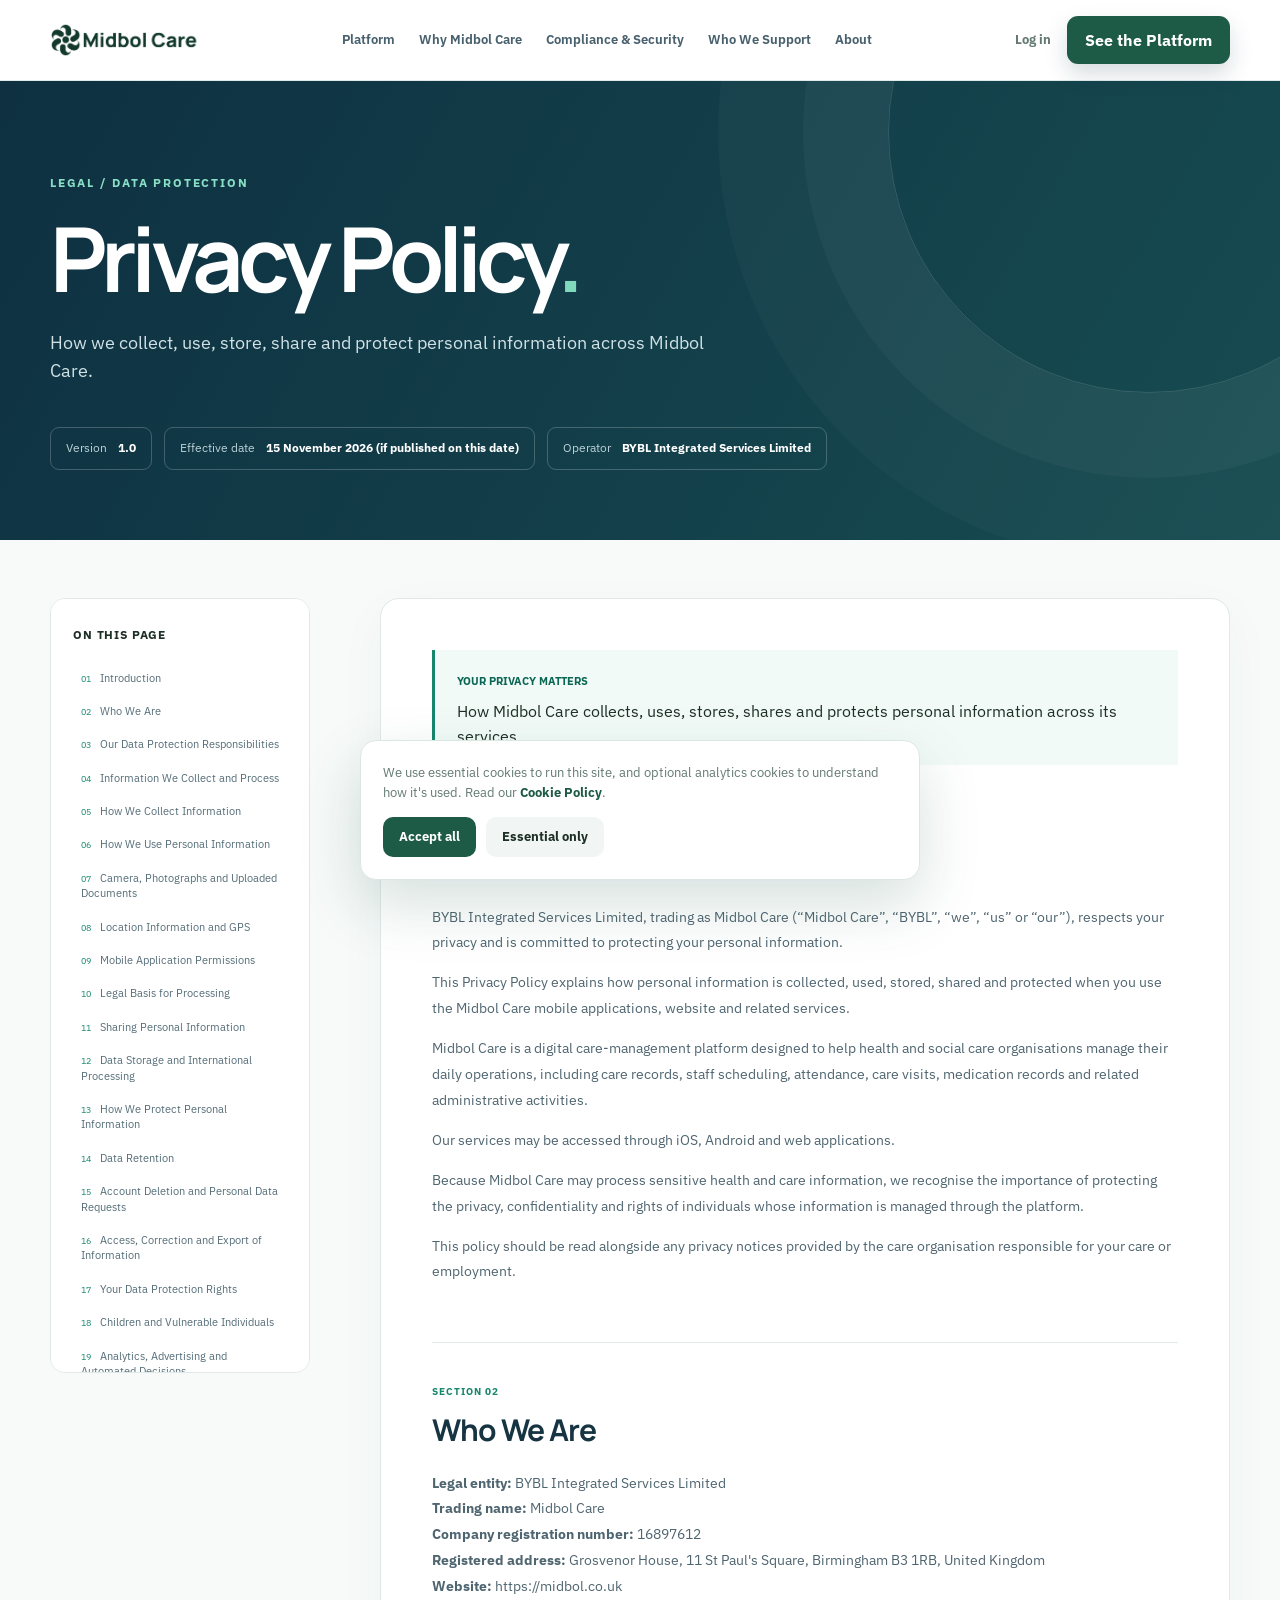
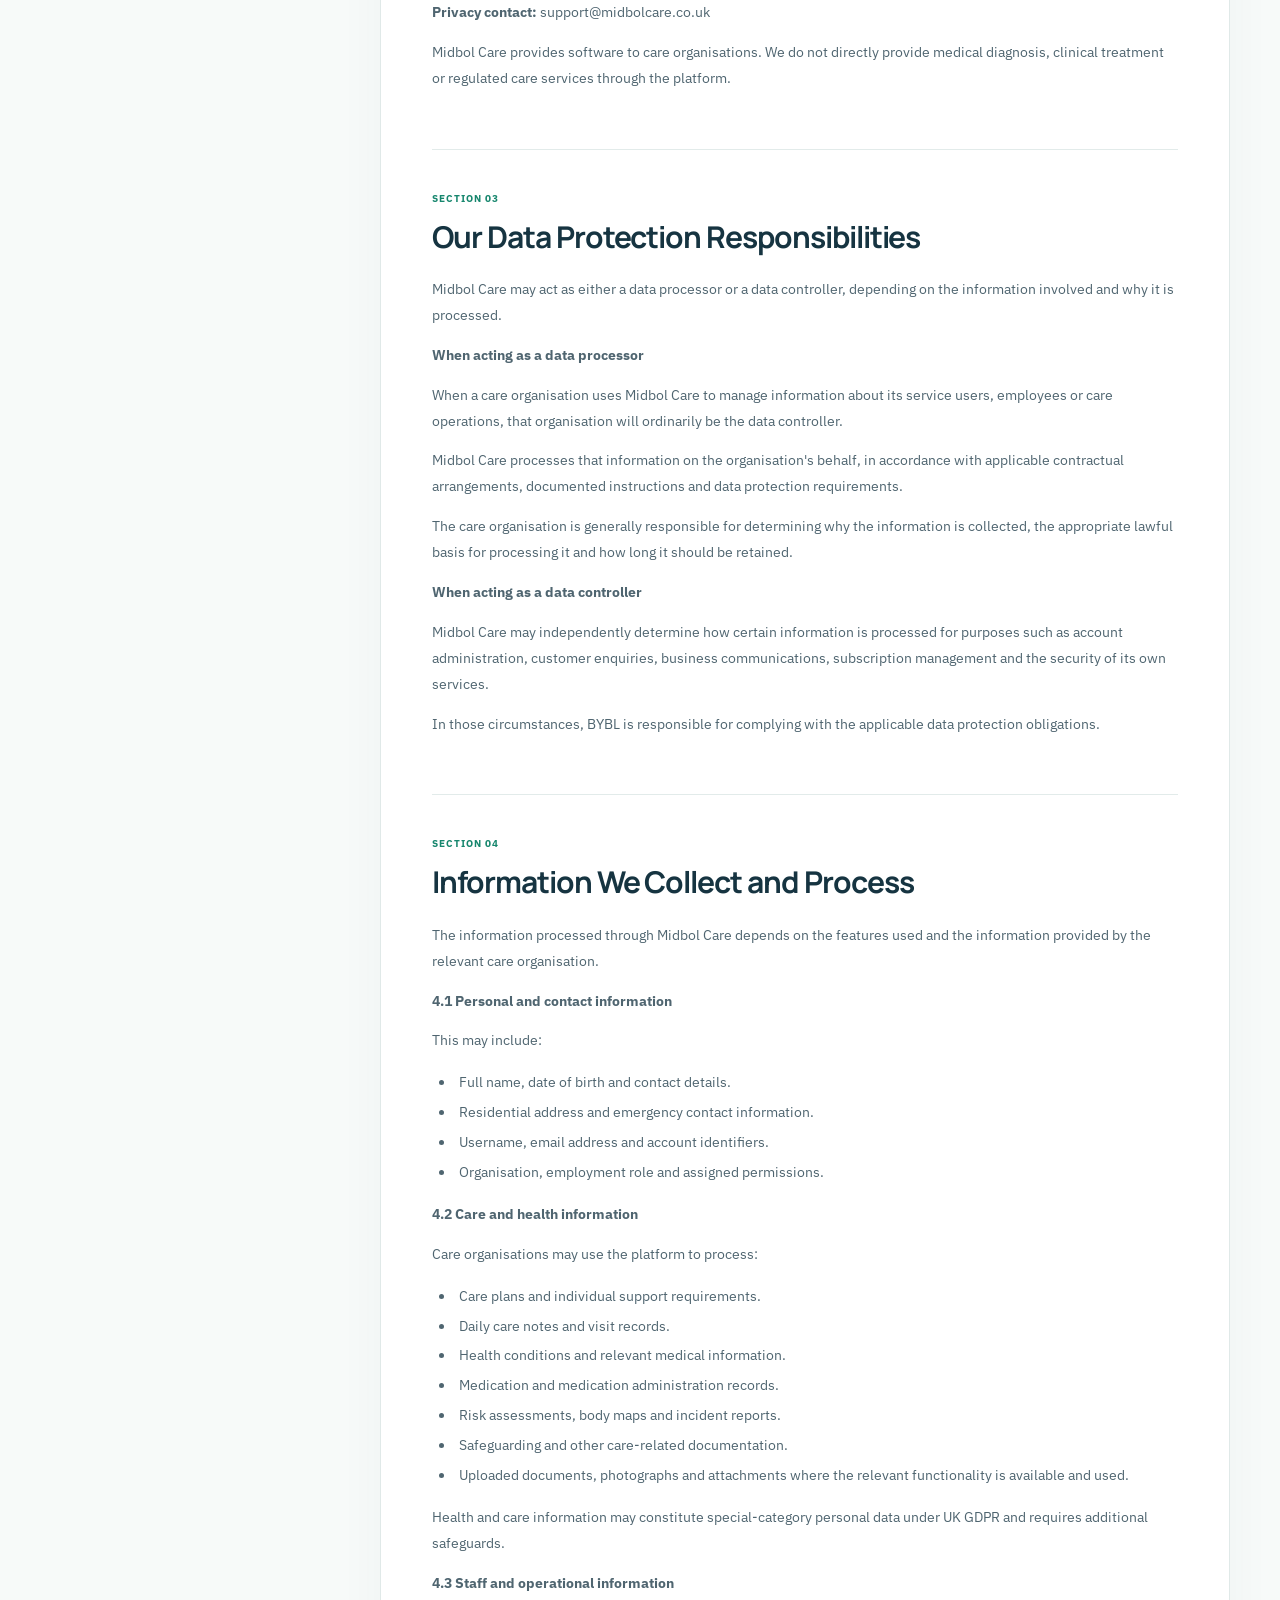
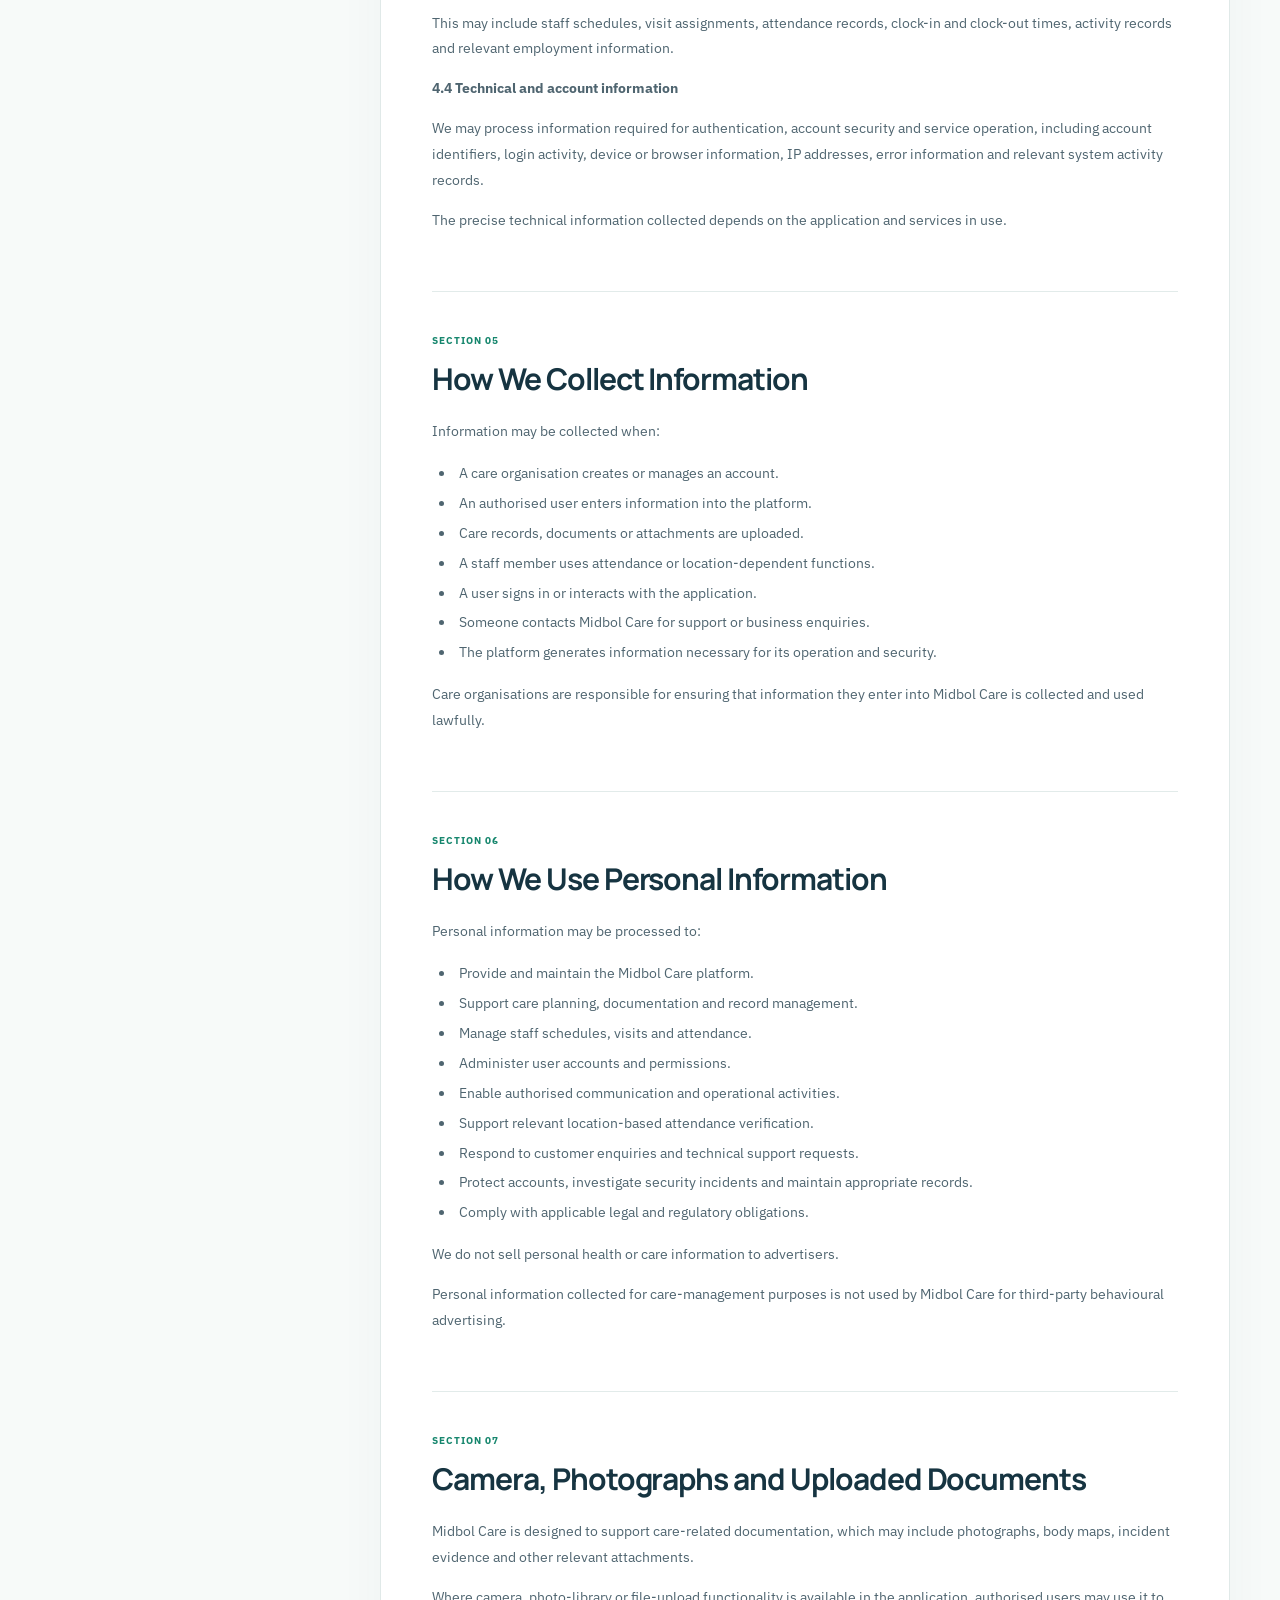
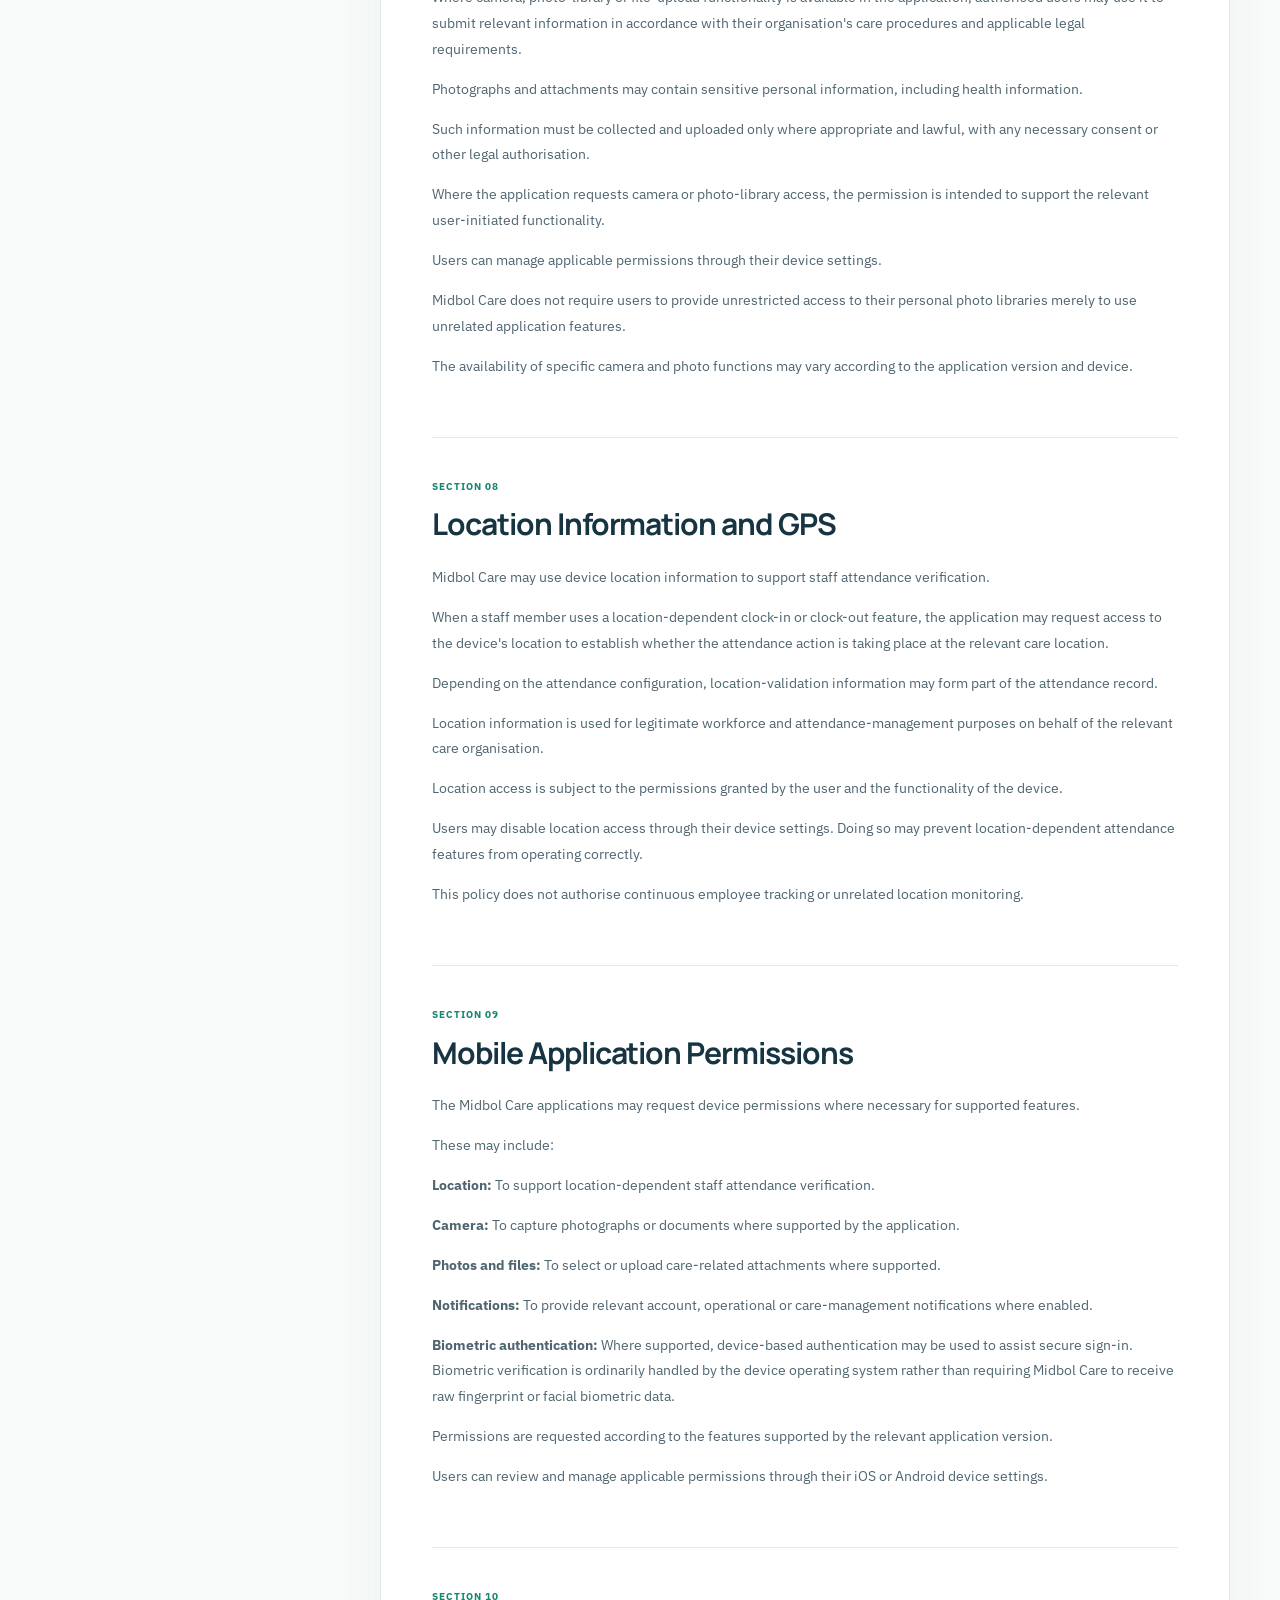
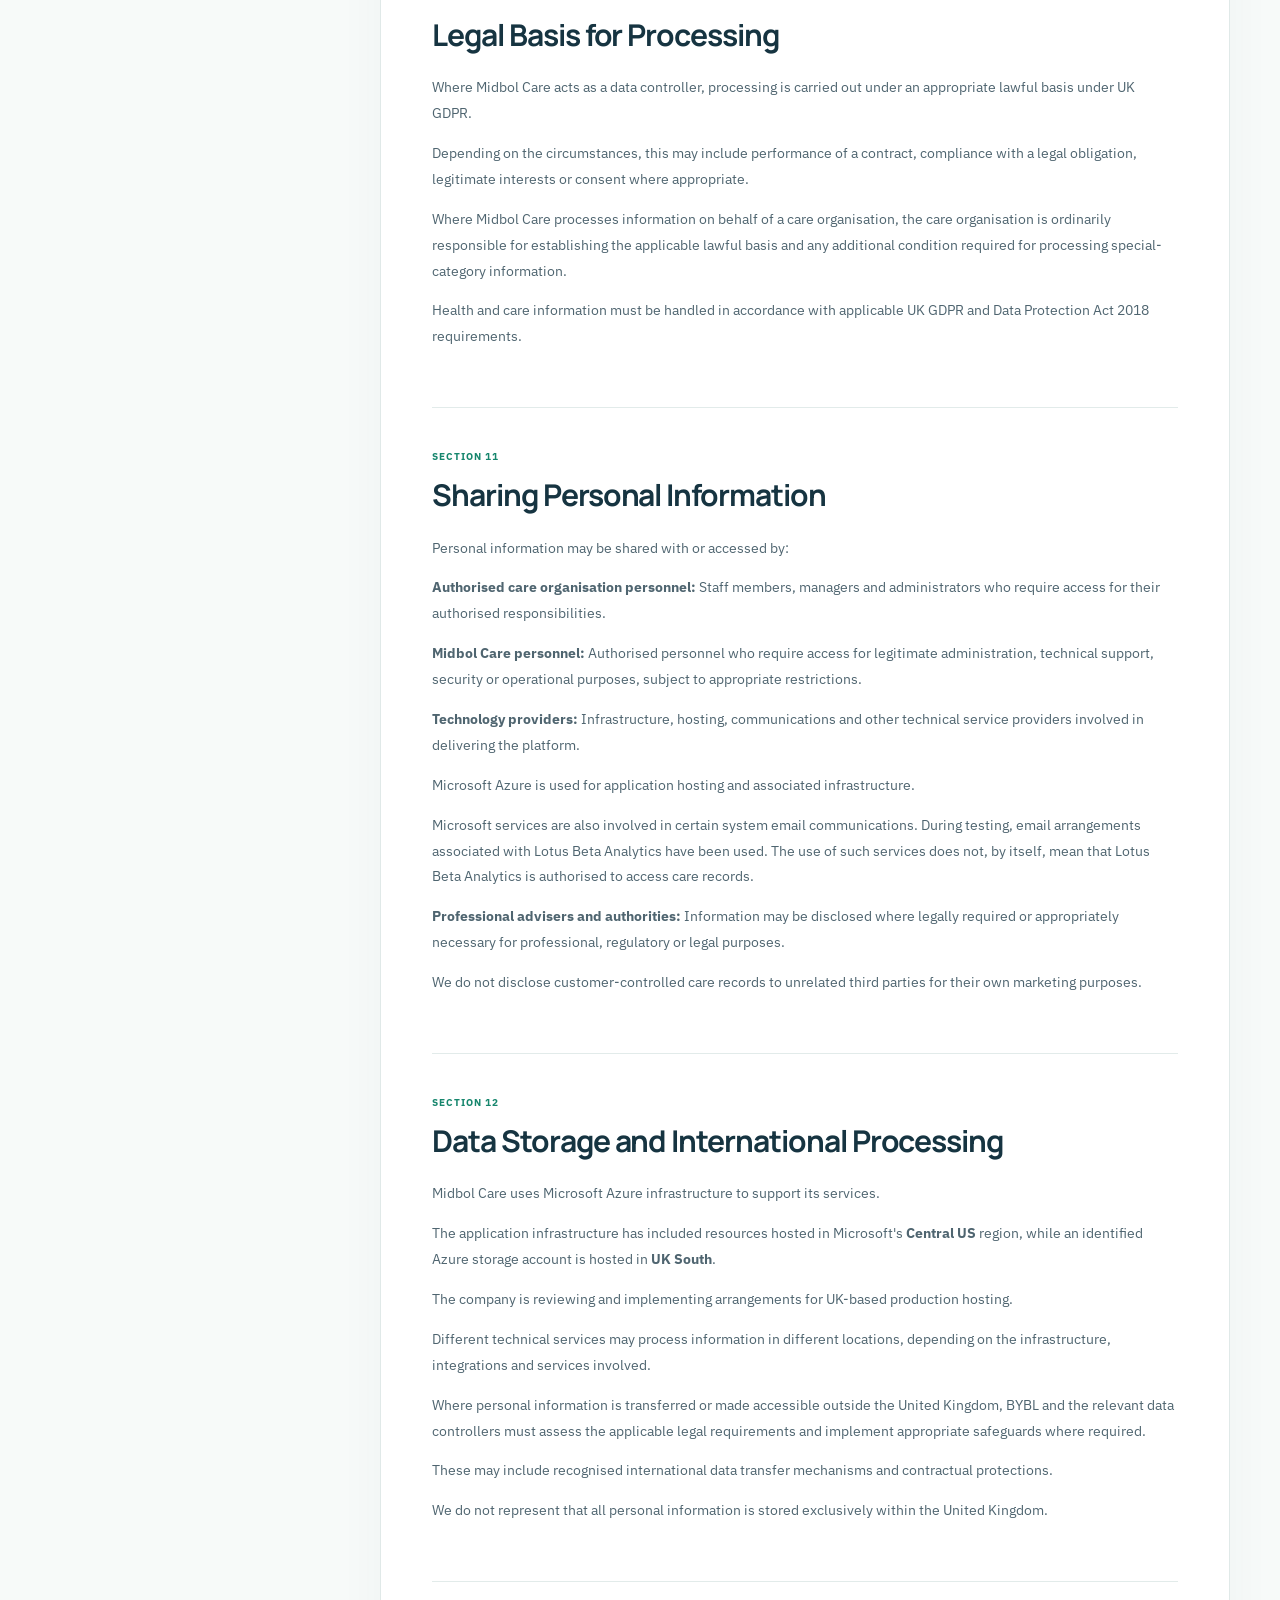
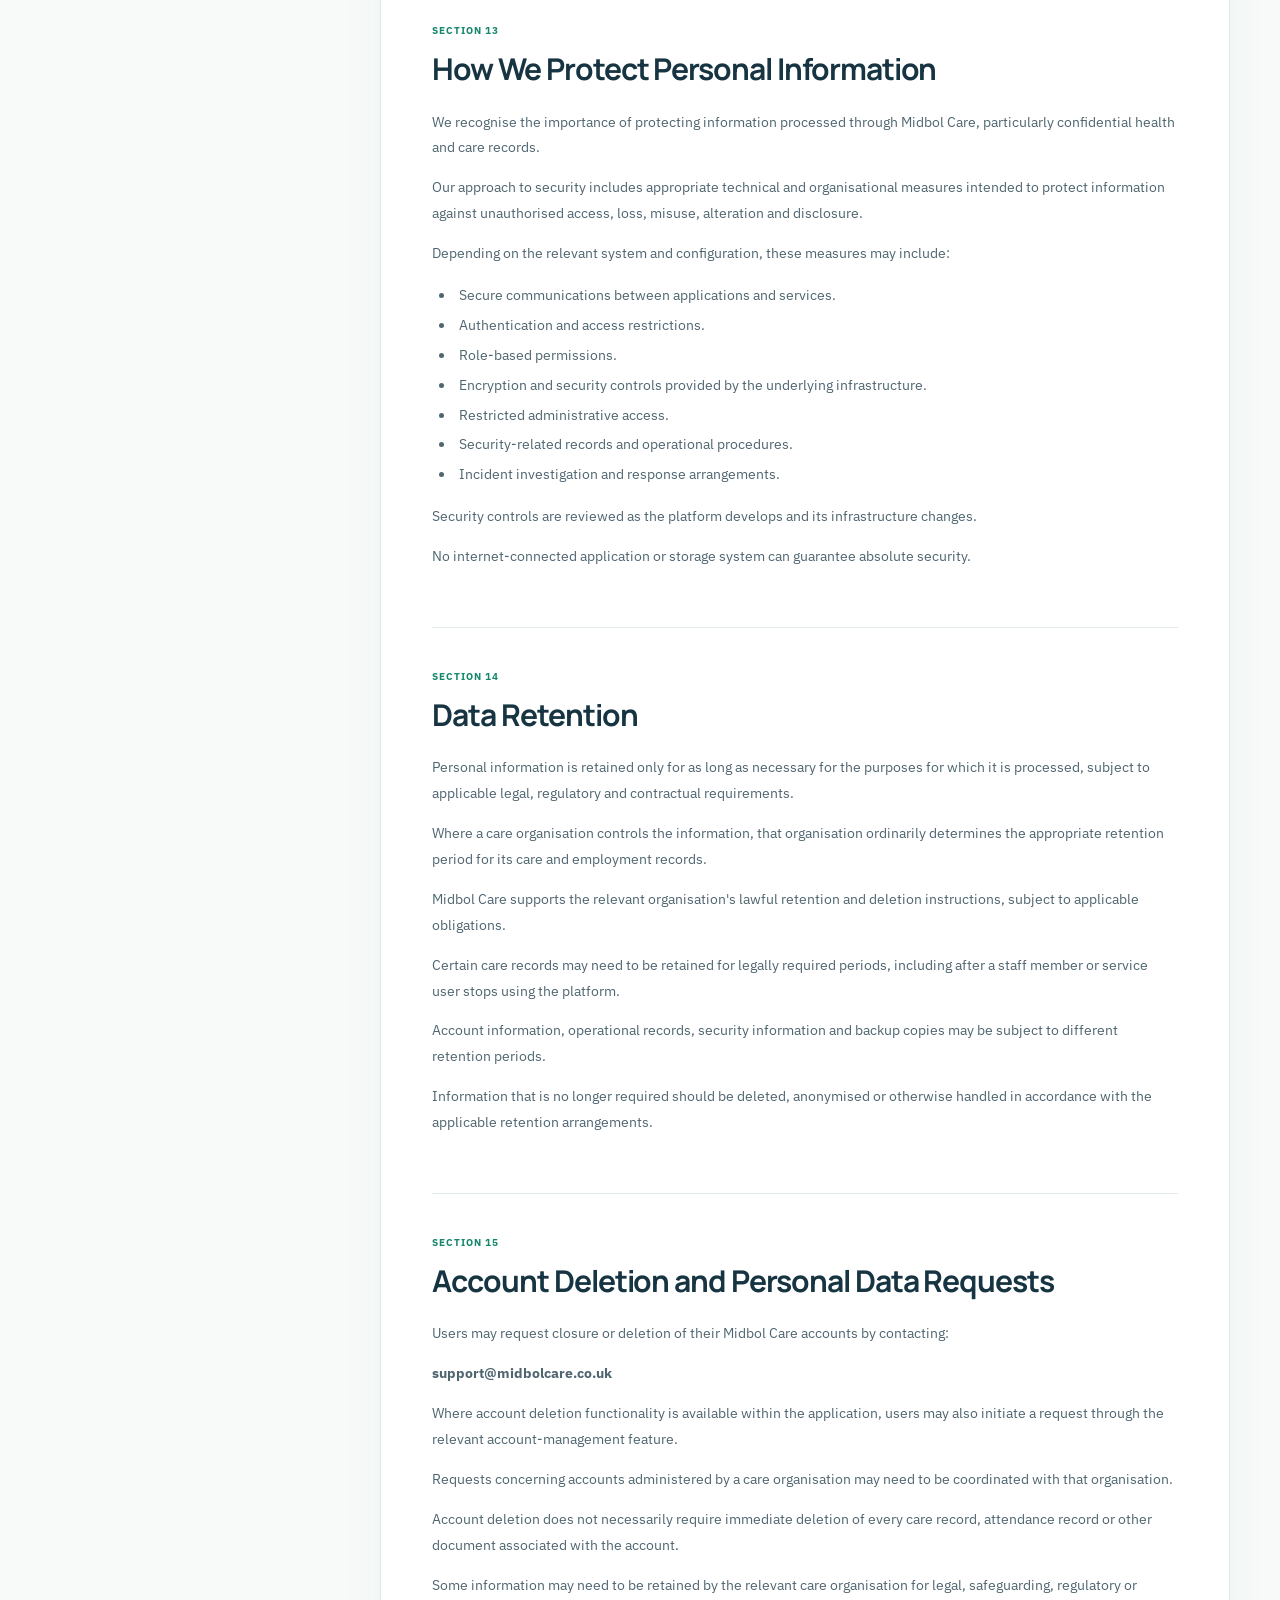
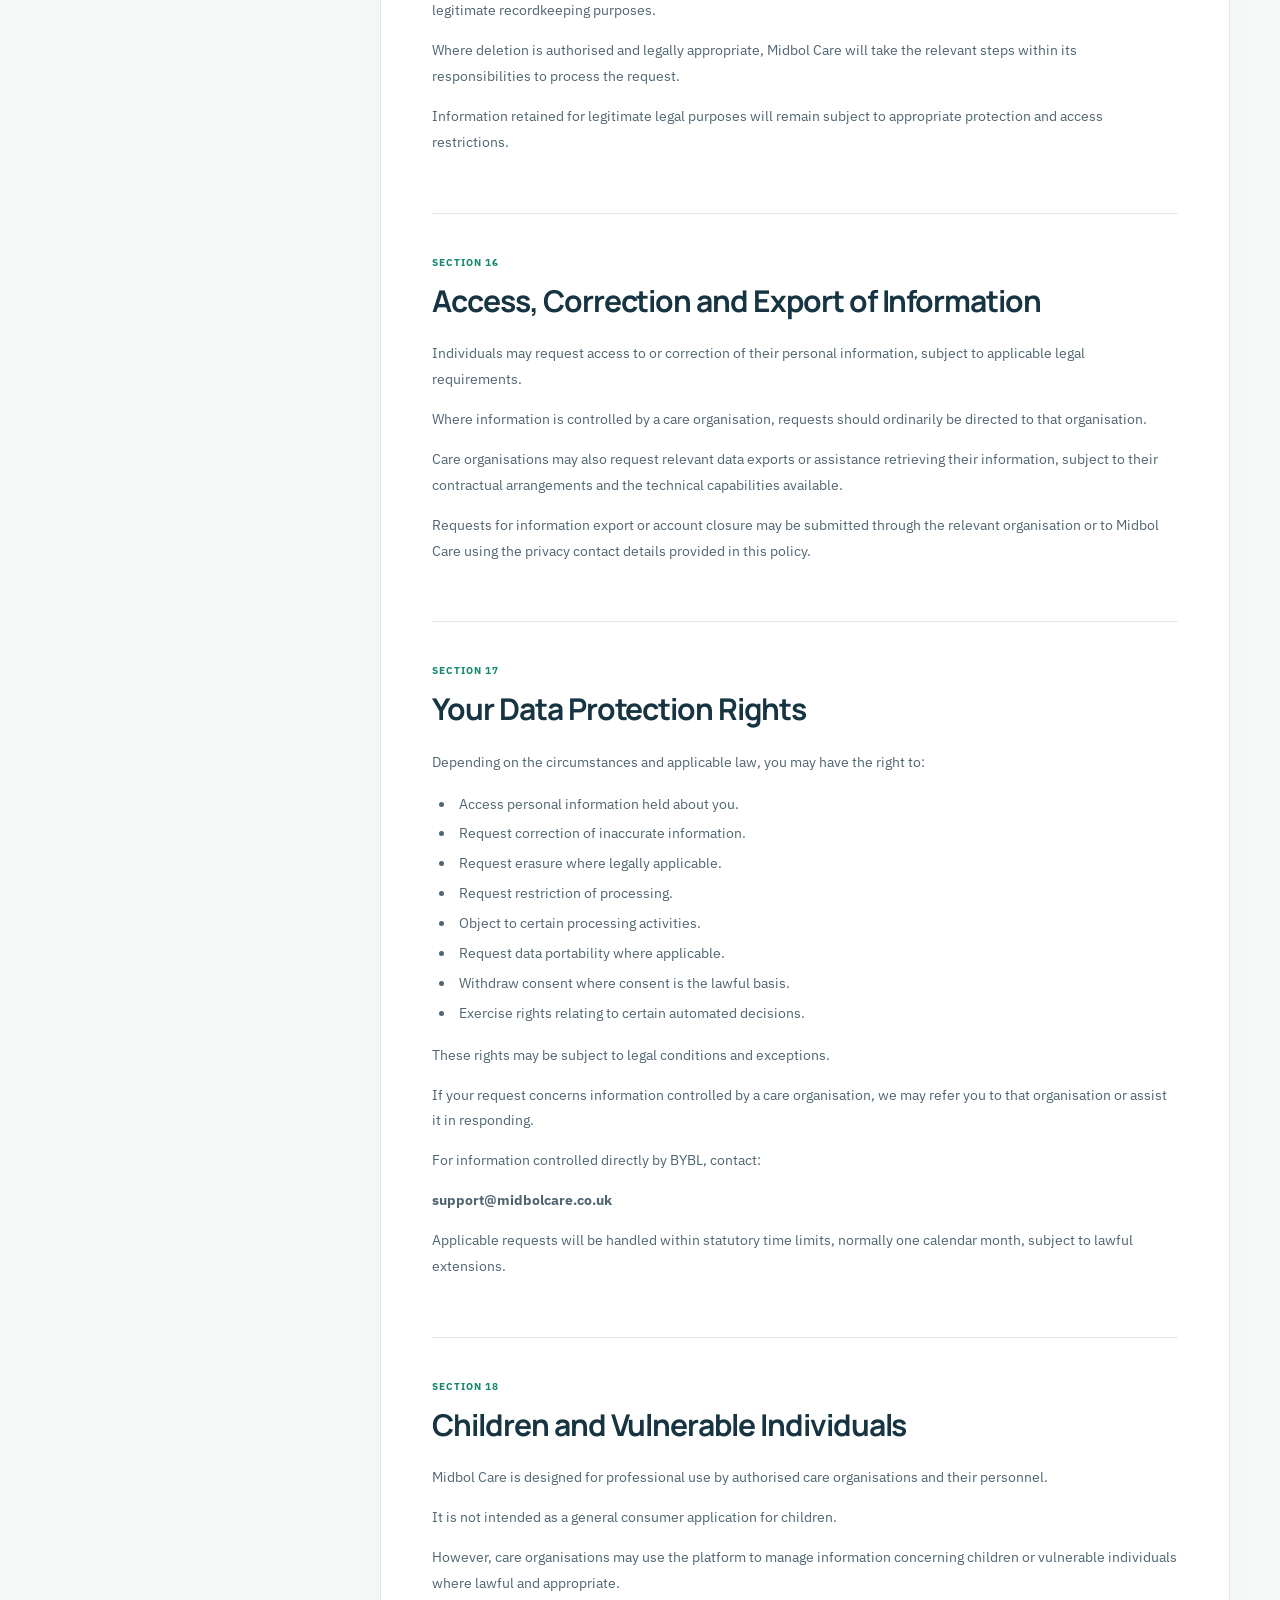
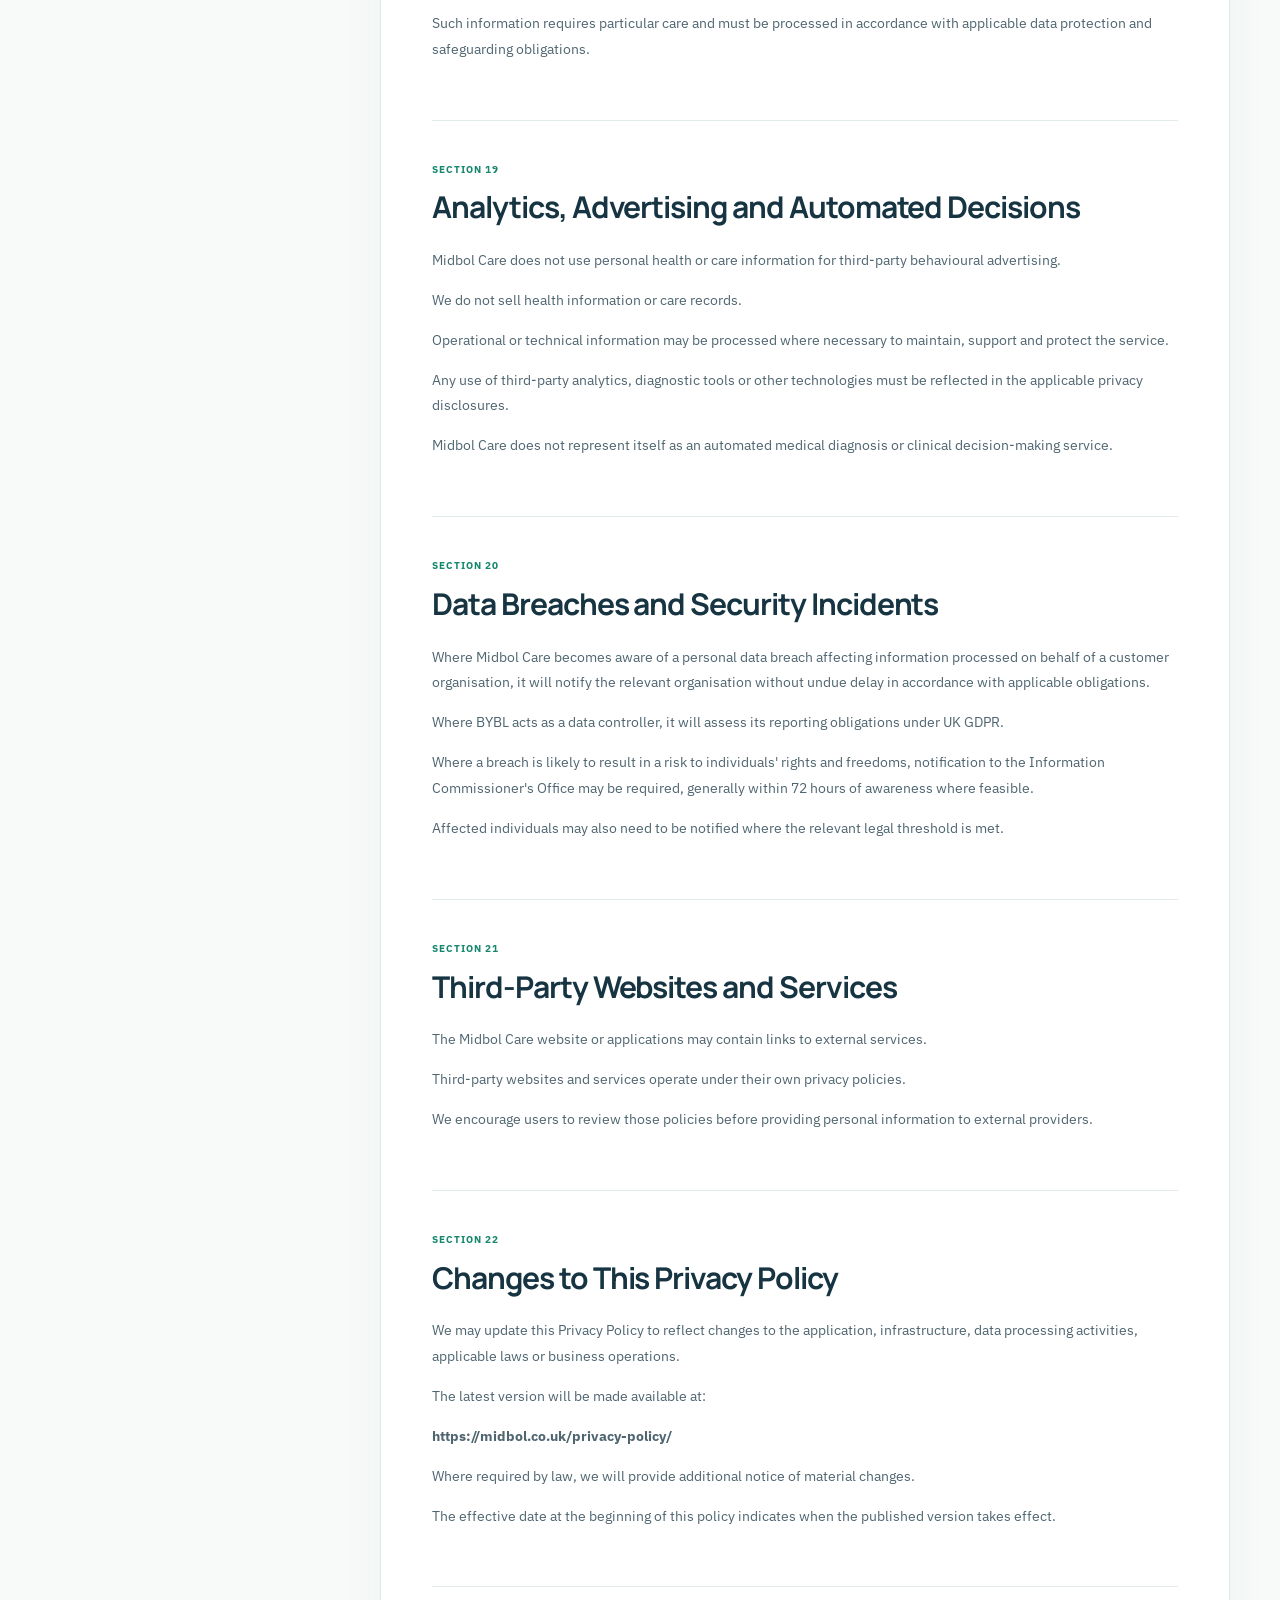
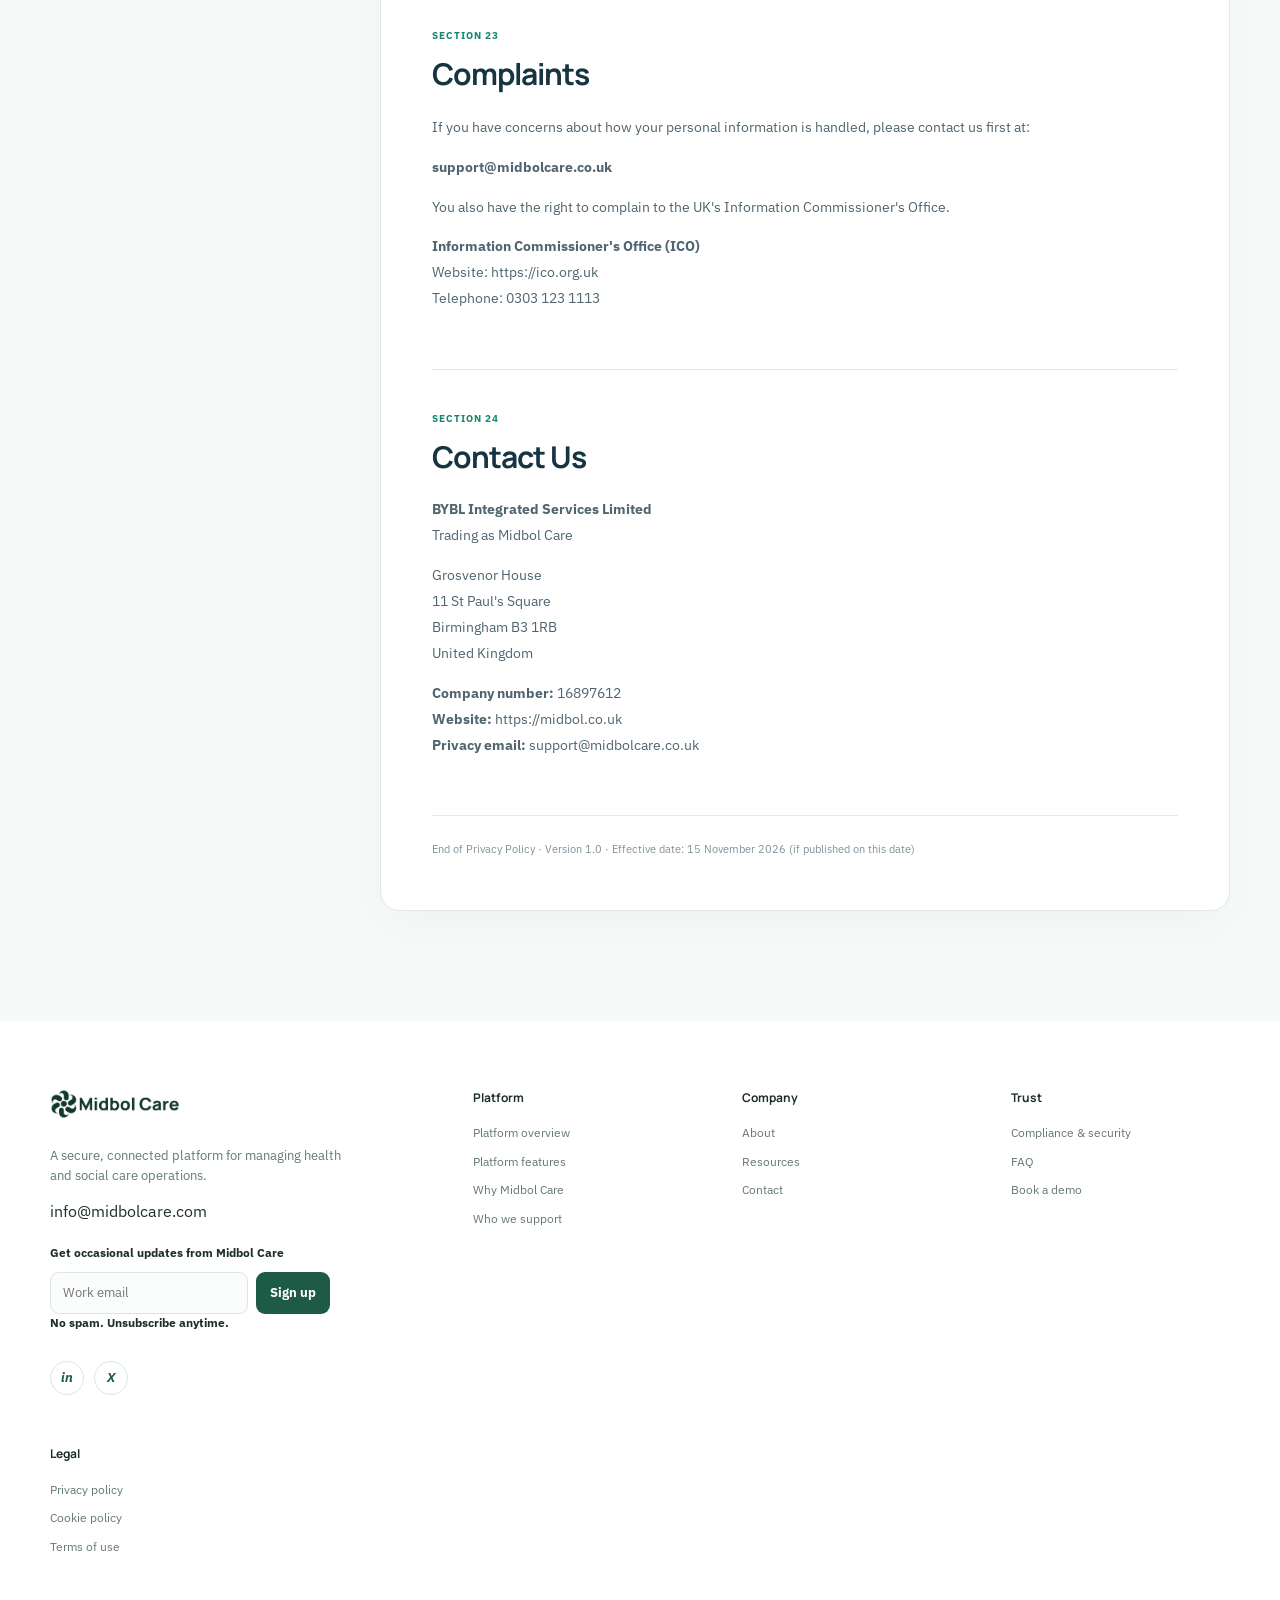
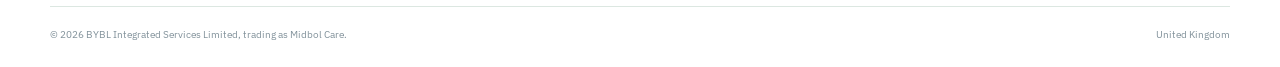
<file: privacy-policy/index.html>
<!DOCTYPE html>

<html lang="en_GB">
<head>
<meta charset="utf-8"/>
<meta content="width=device-width,initial-scale=1" name="viewport"/><!-- Begin Jekyll SEO tag v2.8.0 -->
<title>Privacy Policy | Midbol Care</title>
<meta content="Jekyll v4.3.2" name="generator"/>
<meta content="Privacy Policy" property="og:title"/>
<meta content="en_GB" property="og:locale"/>
<meta content="Midbol Care Privacy Policy, version 1.0: how personal information is processed and protected." name="description"/>
<meta content="Midbol Care Privacy Policy, version 1.0: how personal information is processed and protected." property="og:description">
<link href="https://midbol.co.uk/privacy-policy/" rel="canonical"/>
<meta content="https://midbol.co.uk/privacy-policy/" property="og:url">
<meta content="Midbol Care" property="og:site_name"/>
<meta content="https://www.midbolcare.com/assets/images/logo/social-share.png" property="og:image"/>
<meta content="website" property="og:type"/>
<meta content="summary_large_image" name="twitter:card"/>
<meta content="https://www.midbolcare.com/assets/images/logo/social-share.png" property="twitter:image"/>
<meta content="Privacy Policy" property="twitter:title"/>
<meta content="@midbolcare" name="twitter:site"/>

<!-- End Jekyll SEO tag -->
<link href="/favicon.ico" rel="icon"/>
<link href="/assets/images/logo/favicon-32.png" rel="icon" sizes="32x32" type="image/png"/>
<link href="/assets/images/logo/favicon-16.png" rel="icon" sizes="16x16" type="image/png"/>
<link href="/assets/images/logo/apple-touch-icon.png" rel="apple-touch-icon" sizes="180x180"/>
<link href="https://fonts.googleapis.com" rel="preconnect"/>
<link crossorigin="" href="https://fonts.gstatic.com" rel="preconnect"/>
<link href="https://fonts.googleapis.com/css2?family=IBM+Plex+Sans:wght@400;500;600&amp;family=Manrope:wght@500;600;700;800&amp;display=swap" rel="stylesheet"/>
<link href="/assets/css/styles.css" rel="stylesheet"/>
<!-- Google Analytics: add the real GA4 property ID here, gated behind cookie consent (see script.js) -->
</meta></meta><style>
.policy-hero{background:linear-gradient(120deg,#0e3041,#174c51);color:#fff;padding:88px 0 70px;position:relative;overflow:hidden}.policy-hero:after{content:"";position:absolute;right:-130px;top:-210px;width:520px;height:520px;border:1px solid #ffffff24;border-radius:50%;box-shadow:0 0 0 85px #ffffff08,0 0 0 170px #ffffff06;pointer-events:none}.policy-hero .section-eyebrow{color:#89dfc6;letter-spacing:.15em}.policy-hero h1{font-size:clamp(50px,7vw,92px);letter-spacing:-.065em;line-height:1.1;margin:15px 0 22px}.policy-dot{color:#80d8bd}.policy-hero p{max-width:680px;font-size:18px;color:#d0e2e6}.policy-meta{display:flex;flex-wrap:wrap;gap:12px;margin-top:42px}.policy-meta span{border:1px solid #ffffff36;border-radius:9px;padding:11px 15px;color:#bbd2d8;font-size:12px}.policy-meta strong{color:#fff;margin-left:8px}.policy-main{background:#f7faf9;padding:58px 0 110px}.policy-layout{display:grid;grid-template-columns:260px minmax(0,1fr);gap:70px;align-items:start}.policy-sidebar{position:sticky;top:105px;max-height:calc(100vh - 125px);overflow:auto;background:white;border:1px solid #e0e9e8;border-radius:15px;padding:22px}.policy-sidebar>strong{font-size:12px;letter-spacing:.07em;text-transform:uppercase}.policy-sidebar nav{display:grid;gap:2px;margin:17px 0}.policy-sidebar nav a{font-size:11px;color:#546c77;line-height:1.4;padding:8px;border-radius:6px}.policy-sidebar nav a:hover,.policy-sidebar nav a.active{background:#e7f6f1;color:#0b6654}.policy-sidebar nav a span{font-size:9px;color:#16866d;margin-right:9px}.policy-email{display:block;border-top:1px solid #e0e9e8;padding-top:16px;color:#0b6654;font-weight:700;font-size:12px}.policy-article{min-width:0;background:#fff;border:1px solid #e0e9e8;border-radius:19px;padding:clamp(24px,4vw,58px);box-shadow:0 15px 50px #1a46500a}.policy-intro{border-left:3px solid #16866d;background:#f2faf7;padding:17px 22px;margin-bottom:46px}.policy-intro span{font-size:11px;font-weight:800;color:#0b6654}.policy-intro p{margin:7px 0 0}.policy-section{scroll-margin-top:105px;padding:34px 0 43px;border-bottom:1px solid #e2ebea}.policy-section:first-of-type{padding-top:0}.policy-number{font-size:10px;font-weight:800;color:#16866d;letter-spacing:.1em}.policy-section h2{font-family:Manrope,sans-serif;font-size:clamp(22px,2.4vw,30px);letter-spacing:-.035em;line-height:1.25;margin:9px 0 22px;color:#163441}.policy-section h3{font-family:Manrope,sans-serif;font-size:16px;margin:24px 0 9px}.policy-section p,.policy-section li{font-size:14px;line-height:1.85;color:#4f6570;overflow-wrap:anywhere}.policy-section ul{padding-left:23px}.policy-section li{padding-left:4px;margin:4px 0}.policy-section a{color:#0a7e68;text-decoration:underline}.policy-notice{background:#fff9ed;border-left:3px solid #d7a243;border-radius:6px;padding:17px;font-size:13px;line-height:1.7;color:#70572e;margin:20px 0}.table-scroll{overflow-x:auto}.policy-table{border-collapse:collapse;width:100%;font-size:12px;line-height:1.6}.policy-table th{background:#123b49;color:#fff;text-align:left;padding:13px}.policy-table td{padding:12px;border-bottom:1px solid #dce8e6;vertical-align:top}.policy-table tr:nth-child(even){background:#f5faf8}.policy-end{padding-top:25px;color:#80919a;font-size:11px}@media(max-width:900px){.policy-layout{grid-template-columns:1fr;gap:22px}.policy-sidebar{position:static;max-height:none}.policy-sidebar nav{grid-template-columns:repeat(2,1fr)}.policy-main{padding:25px 0 70px}}@media(max-width:560px){.policy-hero{padding:65px 0 50px}.policy-sidebar nav{grid-template-columns:1fr}.policy-meta{flex-direction:column;align-items:flex-start}.policy-article{padding:22px}.policy-section{padding:27px 0}.policy-hero h1{font-size:48px}}
</style><style>.policy-layout{width:100%}.policy-article{min-width:0}.policy-sidebar nav a{display:block}.policy-hero .container,.policy-main .container{width:min(1180px,calc(100% - 40px));margin-inline:auto}@media(max-width:700px){.policy-hero .container,.policy-main .container{width:calc(100% - 28px)}}@media(prefers-reduced-motion:reduce){.policy-section{scroll-margin-top:0}}</style></head>
<body>
<header class="site-header">
<div class="container header-row">
<a aria-label="Midbol Care home" class="brand" href="/">
<img alt="Midbol Care" class="brand-logo-img" src="/assets/images/logo/logo-primary.png"/>
</a>
<nav aria-label="Main navigation" class="nav-simple">
<a href="/platform/">Platform</a><a href="/why-midbol-care/">Why Midbol Care</a><a href="/security/">Compliance &amp; Security</a><a href="/who-we-support/">Who We Support</a><a href="/about/">About</a>
</nav>
<div class="header-actions">
<a class="login-link" href="#">Log in</a>
<a class="btn btn-primary" href="/platform/">See the Platform</a>
</div>
<button aria-expanded="false" aria-label="Open menu" class="menu-button">
<span></span><span></span><span></span>
</button>
</div>
<div aria-hidden="true" class="mobile-menu">
<a href="/platform/">Platform</a><a href="/why-midbol-care/">Why Midbol Care</a><a href="/security/">Compliance &amp; Security</a><a href="/who-we-support/">Who We Support</a><a href="/about/">About</a>
<a href="/contact/">Contact</a>
<a class="login-link" href="#">Log in</a>
<a class="btn btn-primary" href="/platform/">See the Platform</a>
</div>
</header>
<main><section class="policy-hero"><div class="container"><span class="section-eyebrow">LEGAL / DATA PROTECTION</span><h1>Privacy Policy<span class="policy-dot">.</span></h1><p>How we collect, use, store, share and protect personal information across Midbol Care.</p><div class="policy-meta"><span>Version <strong>1.0</strong></span><span>Effective date <strong>15 November 2026 (if published on this date)</strong></span><span>Operator <strong>BYBL Integrated Services Limited</strong></span></div></div></section><section class="policy-main"><div class="container policy-layout"><aside class="policy-sidebar"><strong>On this page</strong><nav aria-label="Privacy policy sections"><a href="#section-1"><span>01</span>Introduction</a><a href="#section-2"><span>02</span>Who We Are</a><a href="#section-3"><span>03</span>Our Data Protection Responsibilities</a><a href="#section-4"><span>04</span>Information We Collect and Process</a><a href="#section-5"><span>05</span>How We Collect Information</a><a href="#section-6"><span>06</span>How We Use Personal Information</a><a href="#section-7"><span>07</span>Camera, Photographs and Uploaded Documents</a><a href="#section-8"><span>08</span>Location Information and GPS</a><a href="#section-9"><span>09</span>Mobile Application Permissions</a><a href="#section-10"><span>10</span>Legal Basis for Processing</a><a href="#section-11"><span>11</span>Sharing Personal Information</a><a href="#section-12"><span>12</span>Data Storage and International Processing</a><a href="#section-13"><span>13</span>How We Protect Personal Information</a><a href="#section-14"><span>14</span>Data Retention</a><a href="#section-15"><span>15</span>Account Deletion and Personal Data Requests</a><a href="#section-16"><span>16</span>Access, Correction and Export of Information</a><a href="#section-17"><span>17</span>Your Data Protection Rights</a><a href="#section-18"><span>18</span>Children and Vulnerable Individuals</a><a href="#section-19"><span>19</span>Analytics, Advertising and Automated Decisions</a><a href="#section-20"><span>20</span>Data Breaches and Security Incidents</a><a href="#section-21"><span>21</span>Third-Party Websites and Services</a><a href="#section-22"><span>22</span>Changes to This Privacy Policy</a><a href="#section-23"><span>23</span>Complaints</a><a href="#section-24"><span>24</span>Contact Us</a></nav><a class="policy-email" href="mailto:support@midbolcare.co.uk">support@midbolcare.co.uk</a></aside><article class="policy-article"><div class="policy-intro"><span>YOUR PRIVACY MATTERS</span><p>How Midbol Care collects, uses, stores, shares and protects personal information across its services.</p></div><section class="policy-section" id="section-1"><span class="policy-number">SECTION 01</span><h2>Introduction</h2><p>BYBL Integrated Services Limited, trading as Midbol Care (“Midbol Care”, “BYBL”, “we”, “us” or “our”), respects your privacy and is committed to protecting your personal information.</p>
<p>This Privacy Policy explains how personal information is collected, used, stored, shared and protected when you use the Midbol Care mobile applications, website and related services.</p>
<p>Midbol Care is a digital care-management platform designed to help health and social care organisations manage their daily operations, including care records, staff scheduling, attendance, care visits, medication records and related administrative activities.</p>
<p>Our services may be accessed through iOS, Android and web applications.</p>
<p>Because Midbol Care may process sensitive health and care information, we recognise the importance of protecting the privacy, confidentiality and rights of individuals whose information is managed through the platform.</p>
<p>This policy should be read alongside any privacy notices provided by the care organisation responsible for your care or employment.</p>
</section><section class="policy-section" id="section-2"><span class="policy-number">SECTION 02</span><h2>Who We Are</h2><p><strong>Legal entity:</strong> BYBL Integrated Services Limited<br/>
<strong>Trading name:</strong> Midbol Care<br/>
<strong>Company registration number:</strong> 16897612<br/>
<strong>Registered address:</strong> Grosvenor House, 11 St Paul's Square, Birmingham B3 1RB, United Kingdom<br/>
<strong>Website:</strong> https://midbol.co.uk<br/>
<strong>Privacy contact:</strong> support@midbolcare.co.uk</p>
<p>Midbol Care provides software to care organisations. We do not directly provide medical diagnosis, clinical treatment or regulated care services through the platform.</p>
</section><section class="policy-section" id="section-3"><span class="policy-number">SECTION 03</span><h2>Our Data Protection Responsibilities</h2><p>Midbol Care may act as either a data processor or a data controller, depending on the information involved and why it is processed.</p>
<p><strong>When acting as a data processor</strong></p>
<p>When a care organisation uses Midbol Care to manage information about its service users, employees or care operations, that organisation will ordinarily be the data controller.</p>
<p>Midbol Care processes that information on the organisation's behalf, in accordance with applicable contractual arrangements, documented instructions and data protection requirements.</p>
<p>The care organisation is generally responsible for determining why the information is collected, the appropriate lawful basis for processing it and how long it should be retained.</p>
<p><strong>When acting as a data controller</strong></p>
<p>Midbol Care may independently determine how certain information is processed for purposes such as account administration, customer enquiries, business communications, subscription management and the security of its own services.</p>
<p>In those circumstances, BYBL is responsible for complying with the applicable data protection obligations.</p>
</section><section class="policy-section" id="section-4"><span class="policy-number">SECTION 04</span><h2>Information We Collect and Process</h2><p>The information processed through Midbol Care depends on the features used and the information provided by the relevant care organisation.</p>
<p><strong>4.1 Personal and contact information</strong></p>
<p>This may include:</p>
<ul>
<li>Full name, date of birth and contact details.</li>
<li>Residential address and emergency contact information.</li>
<li>Username, email address and account identifiers.</li>
<li>Organisation, employment role and assigned permissions.</li>
</ul>
<p><strong>4.2 Care and health information</strong></p>
<p>Care organisations may use the platform to process:</p>
<ul>
<li>Care plans and individual support requirements.</li>
<li>Daily care notes and visit records.</li>
<li>Health conditions and relevant medical information.</li>
<li>Medication and medication administration records.</li>
<li>Risk assessments, body maps and incident reports.</li>
<li>Safeguarding and other care-related documentation.</li>
<li>Uploaded documents, photographs and attachments where the relevant functionality is available and used.</li>
</ul>
<p>Health and care information may constitute special-category personal data under UK GDPR and requires additional safeguards.</p>
<p><strong>4.3 Staff and operational information</strong></p>
<p>This may include staff schedules, visit assignments, attendance records, clock-in and clock-out times, activity records and relevant employment information.</p>
<p><strong>4.4 Technical and account information</strong></p>
<p>We may process information required for authentication, account security and service operation, including account identifiers, login activity, device or browser information, IP addresses, error information and relevant system activity records.</p>
<p>The precise technical information collected depends on the application and services in use.</p>
</section><section class="policy-section" id="section-5"><span class="policy-number">SECTION 05</span><h2>How We Collect Information</h2><p>Information may be collected when:</p>
<ul>
<li>A care organisation creates or manages an account.</li>
<li>An authorised user enters information into the platform.</li>
<li>Care records, documents or attachments are uploaded.</li>
<li>A staff member uses attendance or location-dependent functions.</li>
<li>A user signs in or interacts with the application.</li>
<li>Someone contacts Midbol Care for support or business enquiries.</li>
<li>The platform generates information necessary for its operation and security.</li>
</ul>
<p>Care organisations are responsible for ensuring that information they enter into Midbol Care is collected and used lawfully.</p>
</section><section class="policy-section" id="section-6"><span class="policy-number">SECTION 06</span><h2>How We Use Personal Information</h2><p>Personal information may be processed to:</p>
<ul>
<li>Provide and maintain the Midbol Care platform.</li>
<li>Support care planning, documentation and record management.</li>
<li>Manage staff schedules, visits and attendance.</li>
<li>Administer user accounts and permissions.</li>
<li>Enable authorised communication and operational activities.</li>
<li>Support relevant location-based attendance verification.</li>
<li>Respond to customer enquiries and technical support requests.</li>
<li>Protect accounts, investigate security incidents and maintain appropriate records.</li>
<li>Comply with applicable legal and regulatory obligations.</li>
</ul>
<p>We do not sell personal health or care information to advertisers.</p>
<p>Personal information collected for care-management purposes is not used by Midbol Care for third-party behavioural advertising.</p>
</section><section class="policy-section" id="section-7"><span class="policy-number">SECTION 07</span><h2>Camera, Photographs and Uploaded Documents</h2><p>Midbol Care is designed to support care-related documentation, which may include photographs, body maps, incident evidence and other relevant attachments.</p>
<p>Where camera, photo-library or file-upload functionality is available in the application, authorised users may use it to submit relevant information in accordance with their organisation's care procedures and applicable legal requirements.</p>
<p>Photographs and attachments may contain sensitive personal information, including health information.</p>
<p>Such information must be collected and uploaded only where appropriate and lawful, with any necessary consent or other legal authorisation.</p>
<p>Where the application requests camera or photo-library access, the permission is intended to support the relevant user-initiated functionality.</p>
<p>Users can manage applicable permissions through their device settings.</p>
<p>Midbol Care does not require users to provide unrestricted access to their personal photo libraries merely to use unrelated application features.</p>
<p>The availability of specific camera and photo functions may vary according to the application version and device.</p>
</section><section class="policy-section" id="section-8"><span class="policy-number">SECTION 08</span><h2>Location Information and GPS</h2><p>Midbol Care may use device location information to support staff attendance verification.</p>
<p>When a staff member uses a location-dependent clock-in or clock-out feature, the application may request access to the device's location to establish whether the attendance action is taking place at the relevant care location.</p>
<p>Depending on the attendance configuration, location-validation information may form part of the attendance record.</p>
<p>Location information is used for legitimate workforce and attendance-management purposes on behalf of the relevant care organisation.</p>
<p>Location access is subject to the permissions granted by the user and the functionality of the device.</p>
<p>Users may disable location access through their device settings. Doing so may prevent location-dependent attendance features from operating correctly.</p>
<p>This policy does not authorise continuous employee tracking or unrelated location monitoring.</p>
</section><section class="policy-section" id="section-9"><span class="policy-number">SECTION 09</span><h2>Mobile Application Permissions</h2><p>The Midbol Care applications may request device permissions where necessary for supported features.</p>
<p>These may include:</p>
<p><strong>Location:</strong> To support location-dependent staff attendance verification.</p>
<p><strong>Camera:</strong> To capture photographs or documents where supported by the application.</p>
<p><strong>Photos and files:</strong> To select or upload care-related attachments where supported.</p>
<p><strong>Notifications:</strong> To provide relevant account, operational or care-management notifications where enabled.</p>
<p><strong>Biometric authentication:</strong> Where supported, device-based authentication may be used to assist secure sign-in. Biometric verification is ordinarily handled by the device operating system rather than requiring Midbol Care to receive raw fingerprint or facial biometric data.</p>
<p>Permissions are requested according to the features supported by the relevant application version.</p>
<p>Users can review and manage applicable permissions through their iOS or Android device settings.</p>
</section><section class="policy-section" id="section-10"><span class="policy-number">SECTION 10</span><h2>Legal Basis for Processing</h2><p>Where Midbol Care acts as a data controller, processing is carried out under an appropriate lawful basis under UK GDPR.</p>
<p>Depending on the circumstances, this may include performance of a contract, compliance with a legal obligation, legitimate interests or consent where appropriate.</p>
<p>Where Midbol Care processes information on behalf of a care organisation, the care organisation is ordinarily responsible for establishing the applicable lawful basis and any additional condition required for processing special-category information.</p>
<p>Health and care information must be handled in accordance with applicable UK GDPR and Data Protection Act 2018 requirements.</p>
</section><section class="policy-section" id="section-11"><span class="policy-number">SECTION 11</span><h2>Sharing Personal Information</h2><p>Personal information may be shared with or accessed by:</p>
<p><strong>Authorised care organisation personnel:</strong> Staff members, managers and administrators who require access for their authorised responsibilities.</p>
<p><strong>Midbol Care personnel:</strong> Authorised personnel who require access for legitimate administration, technical support, security or operational purposes, subject to appropriate restrictions.</p>
<p><strong>Technology providers:</strong> Infrastructure, hosting, communications and other technical service providers involved in delivering the platform.</p>
<p>Microsoft Azure is used for application hosting and associated infrastructure.</p>
<p>Microsoft services are also involved in certain system email communications. During testing, email arrangements associated with Lotus Beta Analytics have been used. The use of such services does not, by itself, mean that Lotus Beta Analytics is authorised to access care records.</p>
<p><strong>Professional advisers and authorities:</strong> Information may be disclosed where legally required or appropriately necessary for professional, regulatory or legal purposes.</p>
<p>We do not disclose customer-controlled care records to unrelated third parties for their own marketing purposes.</p>
</section><section class="policy-section" id="section-12"><span class="policy-number">SECTION 12</span><h2>Data Storage and International Processing</h2><p>Midbol Care uses Microsoft Azure infrastructure to support its services.</p>
<p>The application infrastructure has included resources hosted in Microsoft's <strong>Central US</strong> region, while an identified Azure storage account is hosted in <strong>UK South</strong>.</p>
<p>The company is reviewing and implementing arrangements for UK-based production hosting.</p>
<p>Different technical services may process information in different locations, depending on the infrastructure, integrations and services involved.</p>
<p>Where personal information is transferred or made accessible outside the United Kingdom, BYBL and the relevant data controllers must assess the applicable legal requirements and implement appropriate safeguards where required.</p>
<p>These may include recognised international data transfer mechanisms and contractual protections.</p>
<p>We do not represent that all personal information is stored exclusively within the United Kingdom.</p>
</section><section class="policy-section" id="section-13"><span class="policy-number">SECTION 13</span><h2>How We Protect Personal Information</h2><p>We recognise the importance of protecting information processed through Midbol Care, particularly confidential health and care records.</p>
<p>Our approach to security includes appropriate technical and organisational measures intended to protect information against unauthorised access, loss, misuse, alteration and disclosure.</p>
<p>Depending on the relevant system and configuration, these measures may include:</p>
<ul>
<li>Secure communications between applications and services.</li>
<li>Authentication and access restrictions.</li>
<li>Role-based permissions.</li>
<li>Encryption and security controls provided by the underlying infrastructure.</li>
<li>Restricted administrative access.</li>
<li>Security-related records and operational procedures.</li>
<li>Incident investigation and response arrangements.</li>
</ul>
<p>Security controls are reviewed as the platform develops and its infrastructure changes.</p>
<p>No internet-connected application or storage system can guarantee absolute security.</p>
</section><section class="policy-section" id="section-14"><span class="policy-number">SECTION 14</span><h2>Data Retention</h2><p>Personal information is retained only for as long as necessary for the purposes for which it is processed, subject to applicable legal, regulatory and contractual requirements.</p>
<p>Where a care organisation controls the information, that organisation ordinarily determines the appropriate retention period for its care and employment records.</p>
<p>Midbol Care supports the relevant organisation's lawful retention and deletion instructions, subject to applicable obligations.</p>
<p>Certain care records may need to be retained for legally required periods, including after a staff member or service user stops using the platform.</p>
<p>Account information, operational records, security information and backup copies may be subject to different retention periods.</p>
<p>Information that is no longer required should be deleted, anonymised or otherwise handled in accordance with the applicable retention arrangements.</p>
</section><section class="policy-section" id="section-15"><span class="policy-number">SECTION 15</span><h2>Account Deletion and Personal Data Requests</h2><p>Users may request closure or deletion of their Midbol Care accounts by contacting:</p>
<p><strong>support@midbolcare.co.uk</strong></p>
<p>Where account deletion functionality is available within the application, users may also initiate a request through the relevant account-management feature.</p>
<p>Requests concerning accounts administered by a care organisation may need to be coordinated with that organisation.</p>
<p>Account deletion does not necessarily require immediate deletion of every care record, attendance record or other document associated with the account.</p>
<p>Some information may need to be retained by the relevant care organisation for legal, safeguarding, regulatory or legitimate recordkeeping purposes.</p>
<p>Where deletion is authorised and legally appropriate, Midbol Care will take the relevant steps within its responsibilities to process the request.</p>
<p>Information retained for legitimate legal purposes will remain subject to appropriate protection and access restrictions.</p>
</section><section class="policy-section" id="section-16"><span class="policy-number">SECTION 16</span><h2>Access, Correction and Export of Information</h2><p>Individuals may request access to or correction of their personal information, subject to applicable legal requirements.</p>
<p>Where information is controlled by a care organisation, requests should ordinarily be directed to that organisation.</p>
<p>Care organisations may also request relevant data exports or assistance retrieving their information, subject to their contractual arrangements and the technical capabilities available.</p>
<p>Requests for information export or account closure may be submitted through the relevant organisation or to Midbol Care using the privacy contact details provided in this policy.</p>
</section><section class="policy-section" id="section-17"><span class="policy-number">SECTION 17</span><h2>Your Data Protection Rights</h2><p>Depending on the circumstances and applicable law, you may have the right to:</p>
<ul>
<li>Access personal information held about you.</li>
<li>Request correction of inaccurate information.</li>
<li>Request erasure where legally applicable.</li>
<li>Request restriction of processing.</li>
<li>Object to certain processing activities.</li>
<li>Request data portability where applicable.</li>
<li>Withdraw consent where consent is the lawful basis.</li>
<li>Exercise rights relating to certain automated decisions.</li>
</ul>
<p>These rights may be subject to legal conditions and exceptions.</p>
<p>If your request concerns information controlled by a care organisation, we may refer you to that organisation or assist it in responding.</p>
<p>For information controlled directly by BYBL, contact:</p>
<p><strong>support@midbolcare.co.uk</strong></p>
<p>Applicable requests will be handled within statutory time limits, normally one calendar month, subject to lawful extensions.</p>
</section><section class="policy-section" id="section-18"><span class="policy-number">SECTION 18</span><h2>Children and Vulnerable Individuals</h2><p>Midbol Care is designed for professional use by authorised care organisations and their personnel.</p>
<p>It is not intended as a general consumer application for children.</p>
<p>However, care organisations may use the platform to manage information concerning children or vulnerable individuals where lawful and appropriate.</p>
<p>Such information requires particular care and must be processed in accordance with applicable data protection and safeguarding obligations.</p>
</section><section class="policy-section" id="section-19"><span class="policy-number">SECTION 19</span><h2>Analytics, Advertising and Automated Decisions</h2><p>Midbol Care does not use personal health or care information for third-party behavioural advertising.</p>
<p>We do not sell health information or care records.</p>
<p>Operational or technical information may be processed where necessary to maintain, support and protect the service.</p>
<p>Any use of third-party analytics, diagnostic tools or other technologies must be reflected in the applicable privacy disclosures.</p>
<p>Midbol Care does not represent itself as an automated medical diagnosis or clinical decision-making service.</p>
</section><section class="policy-section" id="section-20"><span class="policy-number">SECTION 20</span><h2>Data Breaches and Security Incidents</h2><p>Where Midbol Care becomes aware of a personal data breach affecting information processed on behalf of a customer organisation, it will notify the relevant organisation without undue delay in accordance with applicable obligations.</p>
<p>Where BYBL acts as a data controller, it will assess its reporting obligations under UK GDPR.</p>
<p>Where a breach is likely to result in a risk to individuals' rights and freedoms, notification to the Information Commissioner's Office may be required, generally within 72 hours of awareness where feasible.</p>
<p>Affected individuals may also need to be notified where the relevant legal threshold is met.</p>
</section><section class="policy-section" id="section-21"><span class="policy-number">SECTION 21</span><h2>Third-Party Websites and Services</h2><p>The Midbol Care website or applications may contain links to external services.</p>
<p>Third-party websites and services operate under their own privacy policies.</p>
<p>We encourage users to review those policies before providing personal information to external providers.</p>
</section><section class="policy-section" id="section-22"><span class="policy-number">SECTION 22</span><h2>Changes to This Privacy Policy</h2><p>We may update this Privacy Policy to reflect changes to the application, infrastructure, data processing activities, applicable laws or business operations.</p>
<p>The latest version will be made available at:</p>
<p><strong>https://midbol.co.uk/privacy-policy/</strong></p>
<p>Where required by law, we will provide additional notice of material changes.</p>
<p>The effective date at the beginning of this policy indicates when the published version takes effect.</p>
</section><section class="policy-section" id="section-23"><span class="policy-number">SECTION 23</span><h2>Complaints</h2><p>If you have concerns about how your personal information is handled, please contact us first at:</p>
<p><strong>support@midbolcare.co.uk</strong></p>
<p>You also have the right to complain to the UK's Information Commissioner's Office.</p>
<p><strong>Information Commissioner's Office (ICO)</strong><br/>
Website: https://ico.org.uk<br/>
Telephone: 0303 123 1113</p>
</section><section class="policy-section" id="section-24"><span class="policy-number">SECTION 24</span><h2>Contact Us</h2><p><strong>BYBL Integrated Services Limited</strong><br/>
Trading as Midbol Care</p>
<p>Grosvenor House<br/>
11 St Paul's Square<br/>
Birmingham B3 1RB<br/>
United Kingdom</p>
<p><strong>Company number:</strong> 16897612<br/>
<strong>Website:</strong> https://midbol.co.uk<br/>
<strong>Privacy email:</strong> support@midbolcare.co.uk</p>
</section><div class="policy-end">End of Privacy Policy · Version 1.0 · Effective date: 15 November 2026 (if published on this date)</div></article></div></section></main>
<footer class="site-footer">
<div class="container footer-grid">
<div class="footer-brand-column">
<a class="brand footer-brand" href="/">
<img alt="Midbol Care" class="brand-logo-img" src="/assets/images/logo/logo-primary.png"/>
</a>
<p>A secure, connected platform for managing health and social care operations.</p>
<a href="mailto:info@midbolcare.com">info@midbolcare.com</a>
<div class="footer-newsletter">
<p>Get occasional updates from Midbol Care</p>
<form class="footer-newsletter-row" id="newsletter-form">
<input aria-label="Email address" placeholder="Work email" required="" type="email"/>
<button type="submit">Sign up</button>
</form>
<p class="footer-newsletter-note">No spam. Unsubscribe anytime.</p>
</div>
<div class="footer-social">
<!-- Placeholder hrefs — replace with real Midbol Care social profiles once created -->
<a aria-label="Midbol Care on LinkedIn" href="#"><i>in</i></a>
<a aria-label="Midbol Care on X" href="#"><i>X</i></a>
</div>
</div>
<div><h3>Platform</h3>
<a href="/platform/">Platform overview</a>
<a href="/features/">Platform features</a>
<a href="/why-midbol-care/">Why Midbol Care</a>
<a href="/who-we-support/">Who we support</a>
</div>
<div><h3>Company</h3>
<a href="/about/">About</a>
<a href="/resources/">Resources</a>
<a href="/contact/">Contact</a>
</div>
<div><h3>Trust</h3>
<a href="/security/">Compliance &amp; security</a>
<a href="/faq/">FAQ</a>
<a href="/book-demo/">Book a demo</a>
</div>
<div><h3>Legal</h3>
<a href="/privacy-policy/">Privacy policy</a>
<a href="#">Cookie policy</a>
<a href="#">Terms of use</a>
</div>
</div>
<div class="container footer-bottom">
<p>© 2026 BYBL Integrated Services Limited, trading as Midbol Care.</p>
<span>United Kingdom</span>
</div>
</footer>
<div class="toast" role="status"></div>
<script src="/assets/js/script.js"></script>
</body>
</html>
</file>
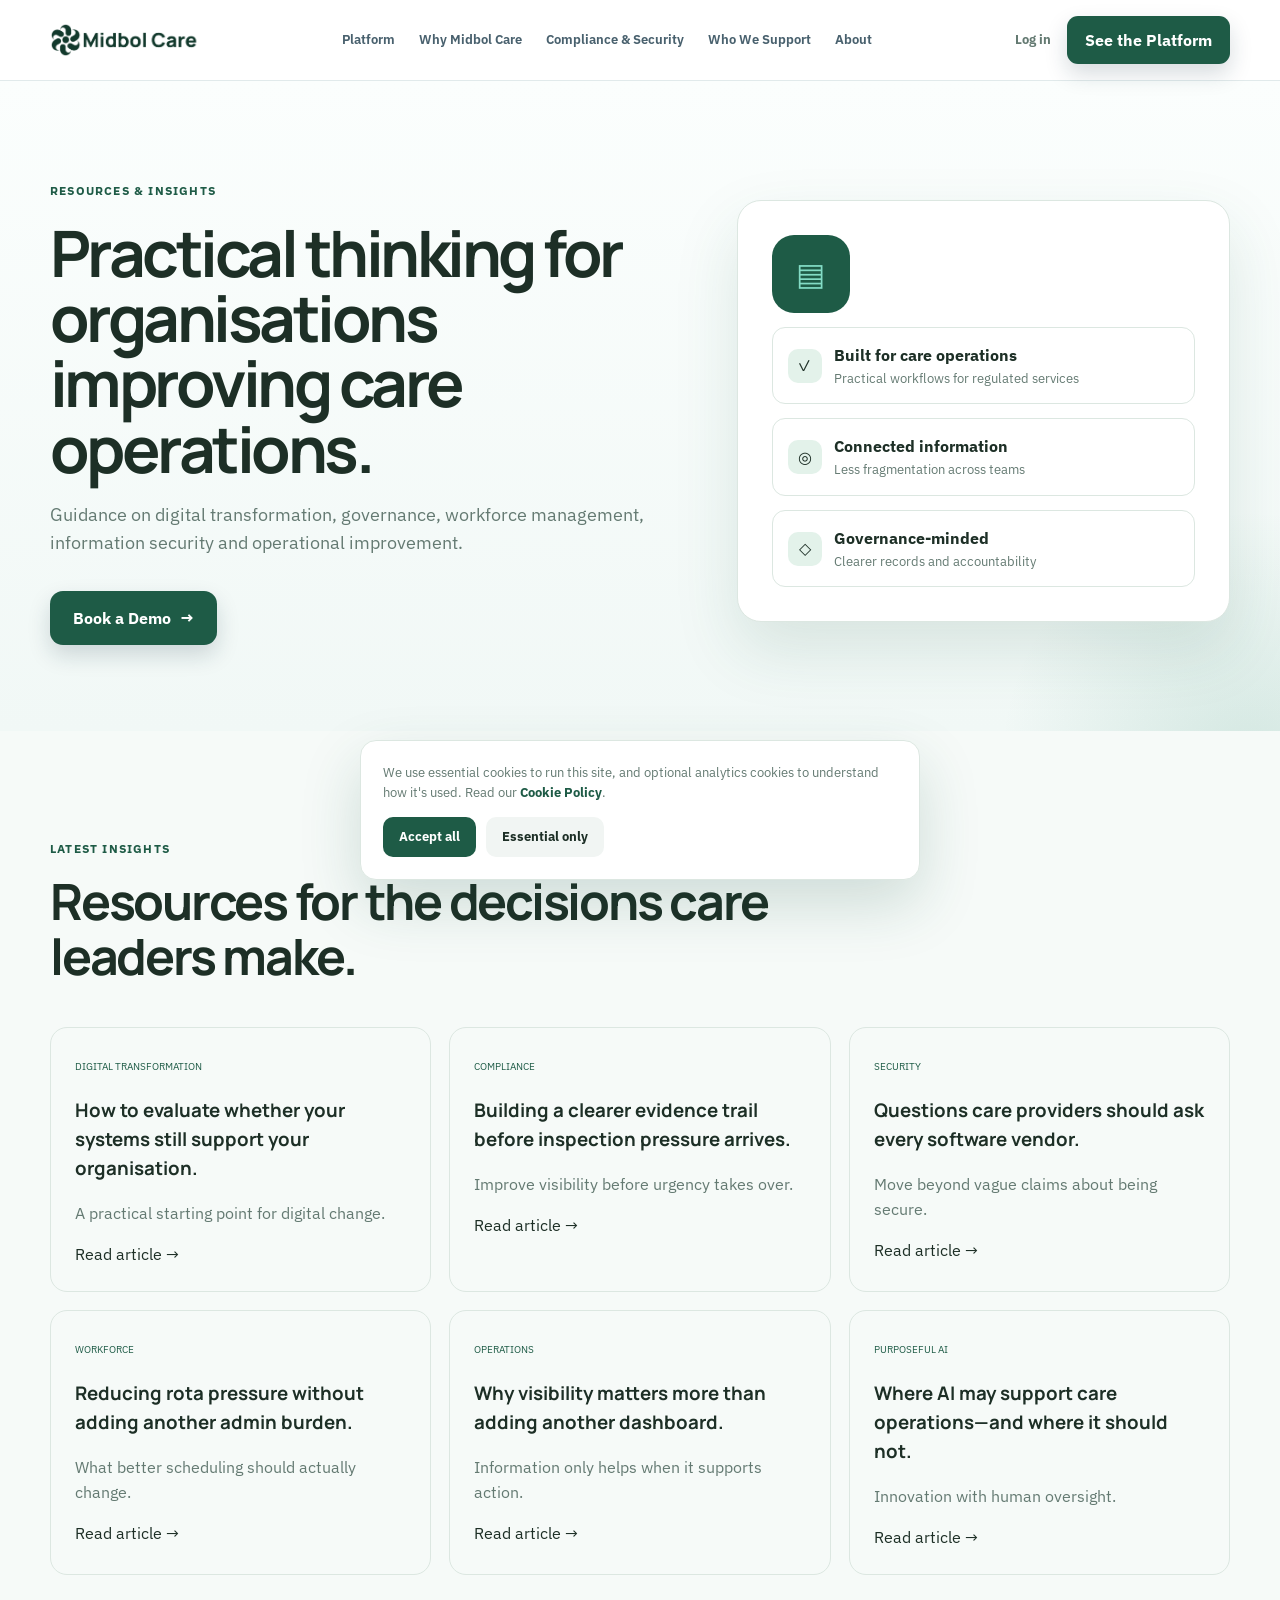
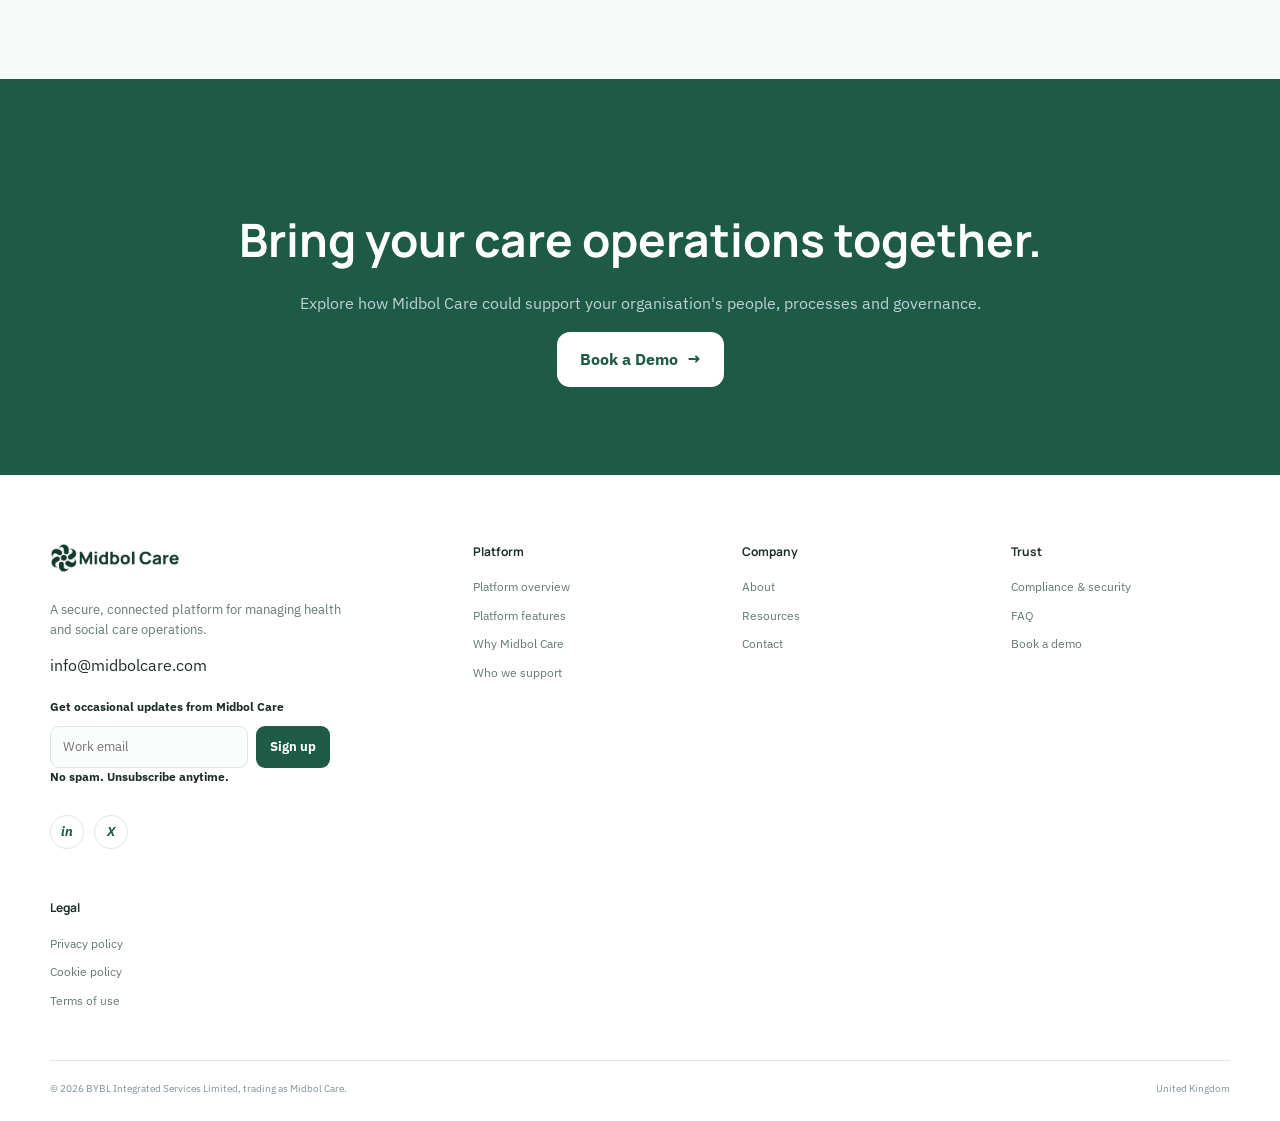
<file: resources/index.html>
<!doctype html>
<html lang="en_GB">
<head>
<meta charset="utf-8">
<meta name="viewport" content="width=device-width,initial-scale=1"><!-- Begin Jekyll SEO tag v2.8.0 -->
<title>Resources &amp; Insights | Midbol Care</title>
<meta name="generator" content="Jekyll v4.3.2" />
<meta property="og:title" content="Resources &amp; Insights" />
<meta property="og:locale" content="en_GB" />
<meta name="description" content="Practical guidance on digital transformation, governance, workforce management and information security for health and social care leaders." />
<meta property="og:description" content="Practical guidance on digital transformation, governance, workforce management and information security for health and social care leaders." />
<link rel="canonical" href="https://www.midbolcare.com/resources/" />
<meta property="og:url" content="https://www.midbolcare.com/resources/" />
<meta property="og:site_name" content="Midbol Care" />
<meta property="og:image" content="https://www.midbolcare.com/assets/images/logo/social-share.png" />
<meta property="og:type" content="website" />
<meta name="twitter:card" content="summary_large_image" />
<meta property="twitter:image" content="https://www.midbolcare.com/assets/images/logo/social-share.png" />
<meta property="twitter:title" content="Resources &amp; Insights" />
<meta name="twitter:site" content="@midbolcare" />
<script type="application/ld+json">
{"@context":"https://schema.org","@type":"WebPage","description":"Practical guidance on digital transformation, governance, workforce management and information security for health and social care leaders.","headline":"Resources &amp; Insights","image":"https://www.midbolcare.com/assets/images/logo/social-share.png","publisher":{"@type":"Organization","logo":{"@type":"ImageObject","url":"https://www.midbolcare.com/assets/images/logo/icon-512.png"}},"url":"https://www.midbolcare.com/resources/"}</script>
<!-- End Jekyll SEO tag -->


<link rel="icon" href="/favicon.ico">
<link rel="icon" type="image/png" sizes="32x32" href="/assets/images/logo/favicon-32.png">
<link rel="icon" type="image/png" sizes="16x16" href="/assets/images/logo/favicon-16.png">
<link rel="apple-touch-icon" sizes="180x180" href="/assets/images/logo/apple-touch-icon.png">

<link rel="preconnect" href="https://fonts.googleapis.com">
<link rel="preconnect" href="https://fonts.gstatic.com" crossorigin>
<link href="https://fonts.googleapis.com/css2?family=IBM+Plex+Sans:wght@400;500;600&family=Manrope:wght@500;600;700;800&display=swap" rel="stylesheet">
<link rel="stylesheet" href="/assets/css/styles.css">


<!-- Google Analytics: add the real GA4 property ID here, gated behind cookie consent (see script.js) -->

</head>
<body>
<header class="site-header">
  <div class="container header-row">
    <a class="brand" href="/" aria-label="Midbol Care home">
      <img src="/assets/images/logo/logo-primary.png" alt="Midbol Care" class="brand-logo-img">
    </a>

    <nav class="nav-simple" aria-label="Main navigation">
      <a href="/platform/">Platform</a><a href="/why-midbol-care/">Why Midbol Care</a><a href="/security/">Compliance & Security</a><a href="/who-we-support/">Who We Support</a><a href="/about/">About</a>
    </nav>

    <div class="header-actions">
      <a href="#" class="login-link">Log in</a>
      <a href="/platform/" class="btn btn-primary">See the Platform</a>
    </div>

    <button class="menu-button" aria-label="Open menu" aria-expanded="false">
      <span></span><span></span><span></span>
    </button>
  </div>

  <div class="mobile-menu" aria-hidden="true">
    <a href="/platform/">Platform</a><a href="/why-midbol-care/">Why Midbol Care</a><a href="/security/">Compliance & Security</a><a href="/who-we-support/">Who We Support</a><a href="/about/">About</a>
    <a href="/contact/">Contact</a>
    <a href="#" class="login-link">Log in</a>
    <a href="/platform/" class="btn btn-primary">See the Platform</a>
  </div>
</header>


<main>
<section class="inner-hero"><div class="glow glow-two"></div><div class="container inner-hero-grid"><div class="reveal"><span class="section-eyebrow">Resources & insights</span><h1>Practical thinking for organisations improving care operations.</h1><p>Guidance on digital transformation, governance, workforce management, information security and operational improvement.</p><div class="hero-actions"><a href="/book-demo/" class="btn btn-primary btn-large">Book a Demo <span>→</span></a></div></div><div class="abstract-card reveal"><div class="abstract-icon">▤</div><div class="abstract-row"><span>✓</span><div><strong>Built for care operations</strong><small>Practical workflows for regulated services</small></div></div><div class="abstract-row"><span>◎</span><div><strong>Connected information</strong><small>Less fragmentation across teams</small></div></div><div class="abstract-row"><span>◇</span><div><strong>Governance-minded</strong><small>Clearer records and accountability</small></div></div></div></div></section><section class="section platform-section"><div class="container"><div class="section-header reveal"><span class="section-eyebrow">Latest insights</span><h2>Resources for the decisions care leaders make.</h2></div><div class="resource-grid"><article class="resource-card reveal"><span>Digital transformation</span><h3>How to evaluate whether your systems still support your organisation.</h3><p>A practical starting point for digital change.</p><a href="#">Read article →</a></article><article class="resource-card reveal"><span>Compliance</span><h3>Building a clearer evidence trail before inspection pressure arrives.</h3><p>Improve visibility before urgency takes over.</p><a href="#">Read article →</a></article><article class="resource-card reveal"><span>Security</span><h3>Questions care providers should ask every software vendor.</h3><p>Move beyond vague claims about being secure.</p><a href="#">Read article →</a></article><article class="resource-card reveal"><span>Workforce</span><h3>Reducing rota pressure without adding another admin burden.</h3><p>What better scheduling should actually change.</p><a href="#">Read article →</a></article><article class="resource-card reveal"><span>Operations</span><h3>Why visibility matters more than adding another dashboard.</h3><p>Information only helps when it supports action.</p><a href="#">Read article →</a></article><article class="resource-card reveal"><span>Purposeful AI</span><h3>Where AI may support care operations—and where it should not.</h3><p>Innovation with human oversight.</p><a href="#">Read article →</a></article></div></div></section><section class="site-cta"><div class="container reveal"><span class="section-eyebrow">See Midbol Care in action</span><h2>Bring your care operations together.</h2><p>Explore how Midbol Care could support your organisation's people, processes and governance.</p><a class="btn btn-light btn-large" href="/book-demo/">Book a Demo <span>→</span></a></div></section>

</main>

<footer class="site-footer">
  <div class="container footer-grid">
    <div class="footer-brand-column">
      <a class="brand footer-brand" href="/">
        <img src="/assets/images/logo/logo-primary.png" alt="Midbol Care" class="brand-logo-img">
      </a>
      <p>A secure, connected platform for managing health and social care operations.</p>
      <a href="mailto:info@midbolcare.com">info@midbolcare.com</a>

      <div class="footer-newsletter">
        <p>Get occasional updates from Midbol Care</p>
        <form class="footer-newsletter-row" id="newsletter-form">
          <input type="email" required placeholder="Work email" aria-label="Email address">
          <button type="submit">Sign up</button>
        </form>
        <p class="footer-newsletter-note">No spam. Unsubscribe anytime.</p>
      </div>

      <div class="footer-social">
        <!-- Placeholder hrefs — replace with real Midbol Care social profiles once created -->
        <a href="#" aria-label="Midbol Care on LinkedIn"><i>in</i></a>
        <a href="#" aria-label="Midbol Care on X"><i>X</i></a>
      </div>
    </div>

    <div><h3>Platform</h3>
      <a href="/platform/">Platform overview</a>
      <a href="/features/">Platform features</a>
      <a href="/why-midbol-care/">Why Midbol Care</a>
      <a href="/who-we-support/">Who we support</a>
    </div>
    <div><h3>Company</h3>
      <a href="/about/">About</a>
      <a href="/resources/">Resources</a>
      <a href="/contact/">Contact</a>
    </div>
    <div><h3>Trust</h3>
      <a href="/security/">Compliance &amp; security</a>
      <a href="/faq/">FAQ</a>
      <a href="/book-demo/">Book a demo</a>
    </div>
    <div><h3>Legal</h3>
      <a href="#">Privacy policy</a>
      <a href="#">Cookie policy</a>
      <a href="#">Terms of use</a>
    </div>
  </div>
  <div class="container footer-bottom">
    <p>&copy; 2026 BYBL Integrated Services Limited, trading as Midbol Care.</p>
    <span>United Kingdom</span>
  </div>
</footer>


<div class="toast" role="status"></div>
<script src="/assets/js/script.js"></script>
</body>
</html>
</file>
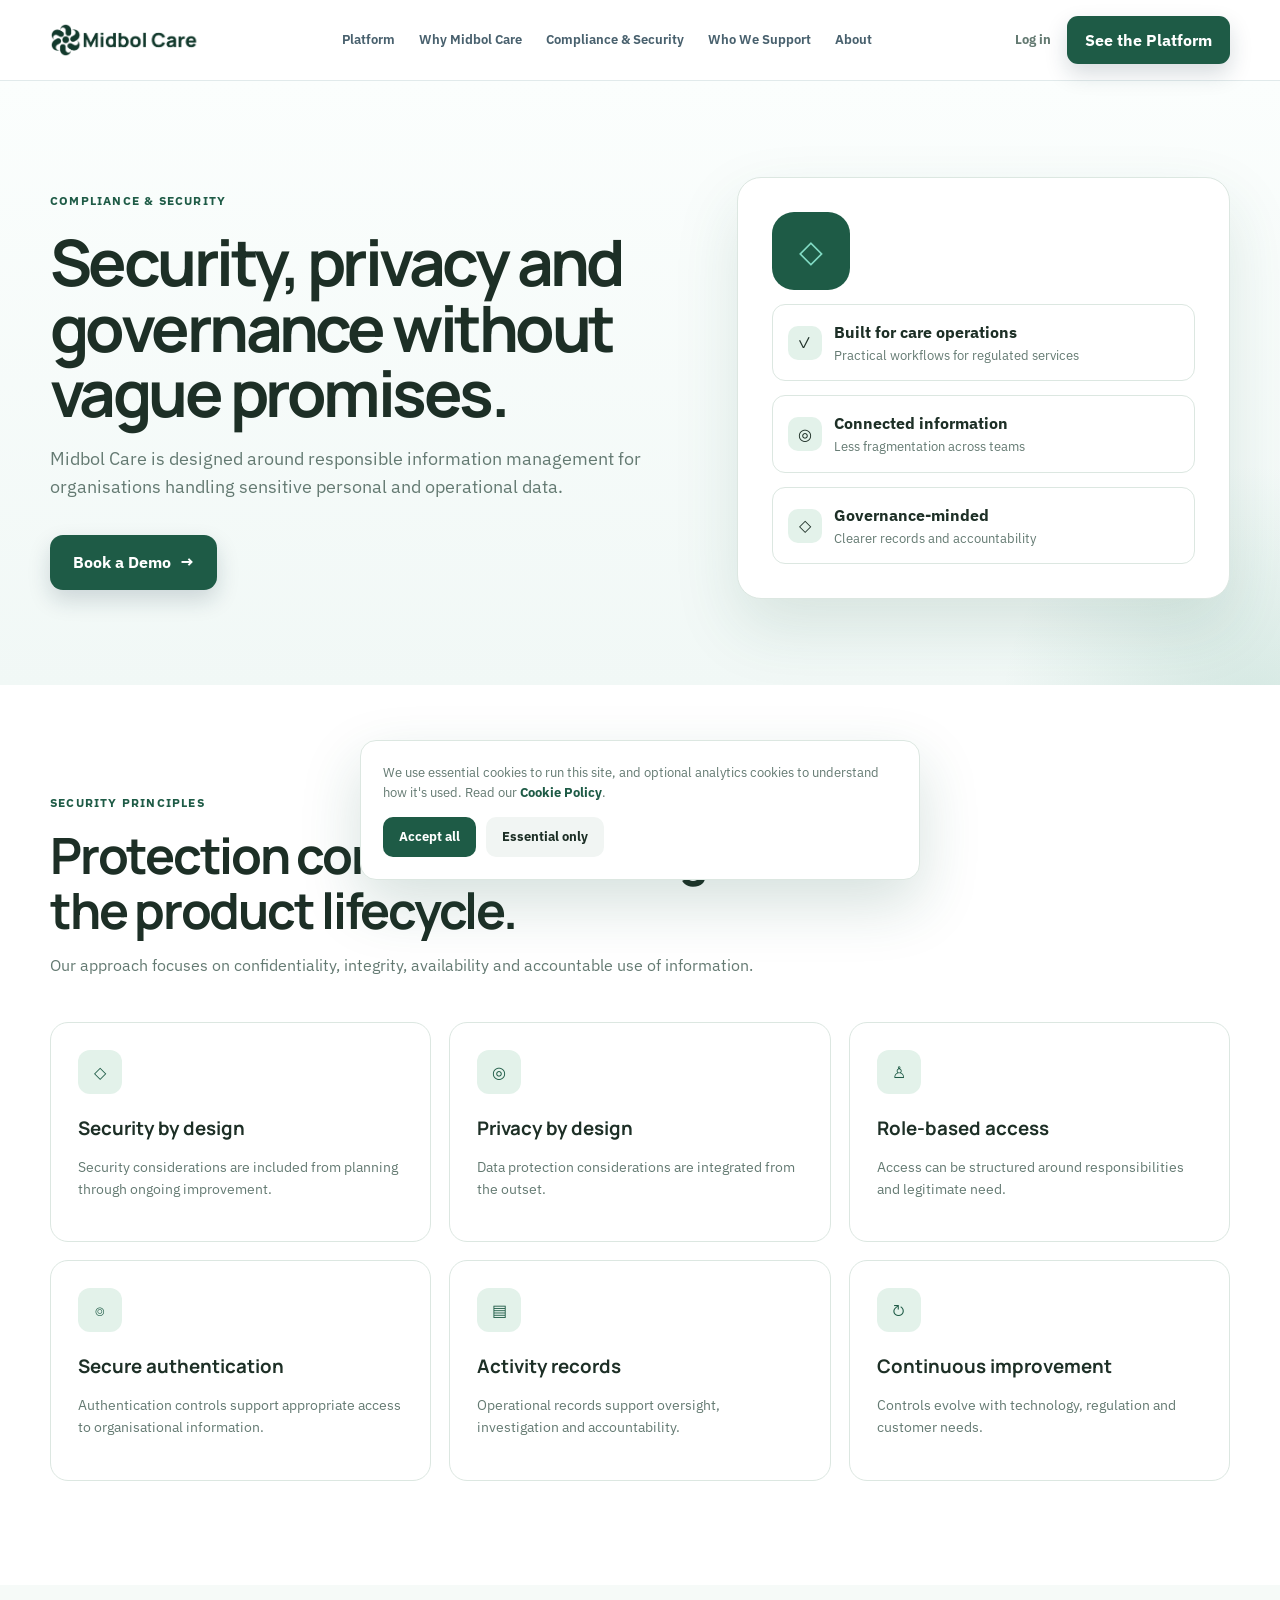
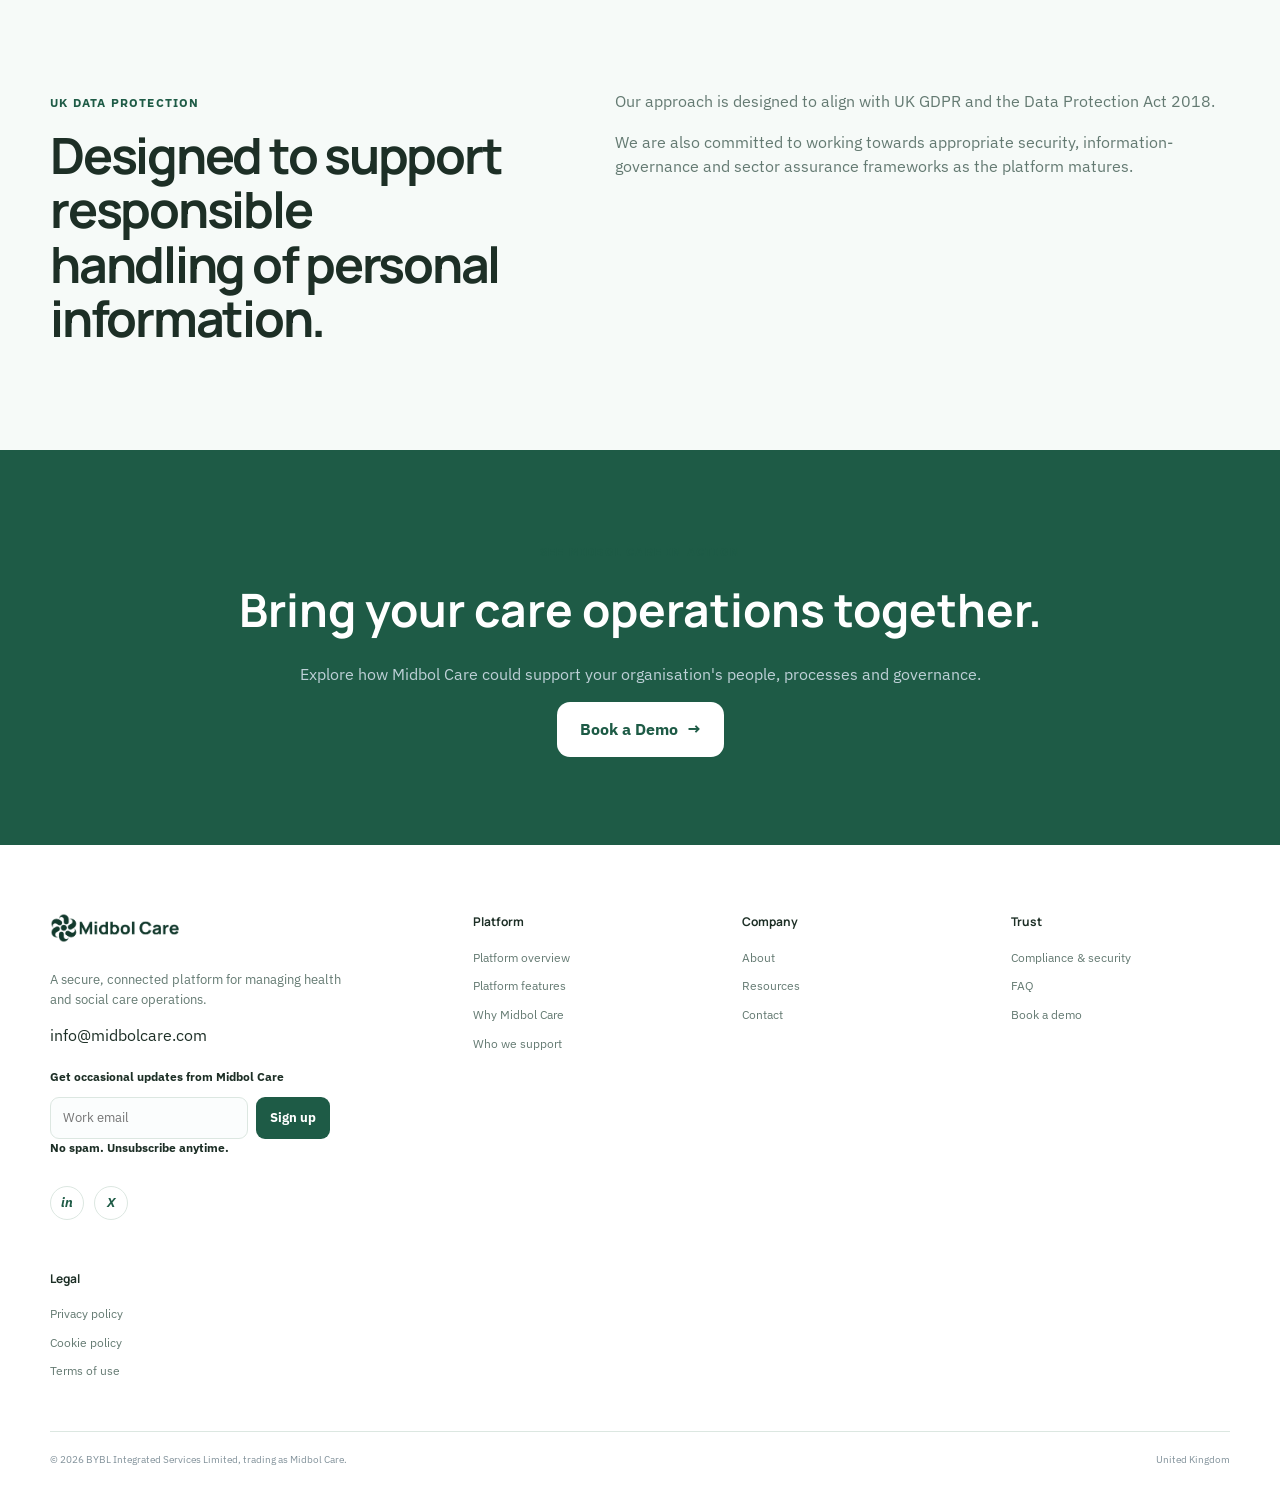
<file: security/index.html>
<!doctype html>
<html lang="en_GB">
<head>
<meta charset="utf-8">
<meta name="viewport" content="width=device-width,initial-scale=1"><!-- Begin Jekyll SEO tag v2.8.0 -->
<title>Compliance &amp; Security | Midbol Care</title>
<meta name="generator" content="Jekyll v4.3.2" />
<meta property="og:title" content="Compliance &amp; Security" />
<meta property="og:locale" content="en_GB" />
<meta name="description" content="How Midbol Care approaches information security, UK GDPR and data protection for organisations handling sensitive health and social care data." />
<meta property="og:description" content="How Midbol Care approaches information security, UK GDPR and data protection for organisations handling sensitive health and social care data." />
<link rel="canonical" href="https://www.midbolcare.com/security/" />
<meta property="og:url" content="https://www.midbolcare.com/security/" />
<meta property="og:site_name" content="Midbol Care" />
<meta property="og:image" content="https://www.midbolcare.com/assets/images/logo/social-share.png" />
<meta property="og:type" content="website" />
<meta name="twitter:card" content="summary_large_image" />
<meta property="twitter:image" content="https://www.midbolcare.com/assets/images/logo/social-share.png" />
<meta property="twitter:title" content="Compliance &amp; Security" />
<meta name="twitter:site" content="@midbolcare" />
<script type="application/ld+json">
{"@context":"https://schema.org","@type":"WebPage","description":"How Midbol Care approaches information security, UK GDPR and data protection for organisations handling sensitive health and social care data.","headline":"Compliance &amp; Security","image":"https://www.midbolcare.com/assets/images/logo/social-share.png","publisher":{"@type":"Organization","logo":{"@type":"ImageObject","url":"https://www.midbolcare.com/assets/images/logo/icon-512.png"}},"url":"https://www.midbolcare.com/security/"}</script>
<!-- End Jekyll SEO tag -->


<link rel="icon" href="/favicon.ico">
<link rel="icon" type="image/png" sizes="32x32" href="/assets/images/logo/favicon-32.png">
<link rel="icon" type="image/png" sizes="16x16" href="/assets/images/logo/favicon-16.png">
<link rel="apple-touch-icon" sizes="180x180" href="/assets/images/logo/apple-touch-icon.png">

<link rel="preconnect" href="https://fonts.googleapis.com">
<link rel="preconnect" href="https://fonts.gstatic.com" crossorigin>
<link href="https://fonts.googleapis.com/css2?family=IBM+Plex+Sans:wght@400;500;600&family=Manrope:wght@500;600;700;800&display=swap" rel="stylesheet">
<link rel="stylesheet" href="/assets/css/styles.css">


<!-- Google Analytics: add the real GA4 property ID here, gated behind cookie consent (see script.js) -->

</head>
<body>
<header class="site-header">
  <div class="container header-row">
    <a class="brand" href="/" aria-label="Midbol Care home">
      <img src="/assets/images/logo/logo-primary.png" alt="Midbol Care" class="brand-logo-img">
    </a>

    <nav class="nav-simple" aria-label="Main navigation">
      <a href="/platform/">Platform</a><a href="/why-midbol-care/">Why Midbol Care</a><a href="/security/" aria-current="page">Compliance & Security</a><a href="/who-we-support/">Who We Support</a><a href="/about/">About</a>
    </nav>

    <div class="header-actions">
      <a href="#" class="login-link">Log in</a>
      <a href="/platform/" class="btn btn-primary">See the Platform</a>
    </div>

    <button class="menu-button" aria-label="Open menu" aria-expanded="false">
      <span></span><span></span><span></span>
    </button>
  </div>

  <div class="mobile-menu" aria-hidden="true">
    <a href="/platform/">Platform</a><a href="/why-midbol-care/">Why Midbol Care</a><a href="/security/">Compliance & Security</a><a href="/who-we-support/">Who We Support</a><a href="/about/">About</a>
    <a href="/contact/">Contact</a>
    <a href="#" class="login-link">Log in</a>
    <a href="/platform/" class="btn btn-primary">See the Platform</a>
  </div>
</header>


<main>
<section class="inner-hero"><div class="glow glow-two"></div><div class="container inner-hero-grid"><div class="reveal"><span class="section-eyebrow">Compliance & security</span><h1>Security, privacy and governance without vague promises.</h1><p>Midbol Care is designed around responsible information management for organisations handling sensitive personal and operational data.</p><div class="hero-actions"><a href="/book-demo/" class="btn btn-primary btn-large">Book a Demo <span>→</span></a></div></div><div class="abstract-card reveal"><div class="abstract-icon">◇</div><div class="abstract-row"><span>✓</span><div><strong>Built for care operations</strong><small>Practical workflows for regulated services</small></div></div><div class="abstract-row"><span>◎</span><div><strong>Connected information</strong><small>Less fragmentation across teams</small></div></div><div class="abstract-row"><span>◇</span><div><strong>Governance-minded</strong><small>Clearer records and accountability</small></div></div></div></div></section><section class="section"><div class="container"><div class="section-header reveal"><span class="section-eyebrow">Security principles</span><h2>Protection considered throughout the product lifecycle.</h2><p>Our approach focuses on confidentiality, integrity, availability and accountable use of information.</p></div><div class="page-grid"><article class="page-card reveal"><span>◇</span><h3>Security by design</h3><p>Security considerations are included from planning through ongoing improvement.</p></article><article class="page-card reveal"><span>◎</span><h3>Privacy by design</h3><p>Data protection considerations are integrated from the outset.</p></article><article class="page-card reveal"><span>♙</span><h3>Role-based access</h3><p>Access can be structured around responsibilities and legitimate need.</p></article><article class="page-card reveal"><span>⌾</span><h3>Secure authentication</h3><p>Authentication controls support appropriate access to organisational information.</p></article><article class="page-card reveal"><span>▤</span><h3>Activity records</h3><p>Operational records support oversight, investigation and accountability.</p></article><article class="page-card reveal"><span>↻</span><h3>Continuous improvement</h3><p>Controls evolve with technology, regulation and customer needs.</p></article></div></div></section><section class="section platform-section"><div class="container split-intro"><div class="reveal"><span class="section-eyebrow">UK data protection</span><h2>Designed to support responsible handling of personal information.</h2></div><div class="reveal"><p>Our approach is designed to align with UK GDPR and the Data Protection Act 2018.</p><p>We are also committed to working towards appropriate security, information-governance and sector assurance frameworks as the platform matures.</p></div></div></section><section class="site-cta"><div class="container reveal"><span class="section-eyebrow">See Midbol Care in action</span><h2>Bring your care operations together.</h2><p>Explore how Midbol Care could support your organisation's people, processes and governance.</p><a class="btn btn-light btn-large" href="/book-demo/">Book a Demo <span>→</span></a></div></section>

</main>

<footer class="site-footer">
  <div class="container footer-grid">
    <div class="footer-brand-column">
      <a class="brand footer-brand" href="/">
        <img src="/assets/images/logo/logo-primary.png" alt="Midbol Care" class="brand-logo-img">
      </a>
      <p>A secure, connected platform for managing health and social care operations.</p>
      <a href="mailto:info@midbolcare.com">info@midbolcare.com</a>

      <div class="footer-newsletter">
        <p>Get occasional updates from Midbol Care</p>
        <form class="footer-newsletter-row" id="newsletter-form">
          <input type="email" required placeholder="Work email" aria-label="Email address">
          <button type="submit">Sign up</button>
        </form>
        <p class="footer-newsletter-note">No spam. Unsubscribe anytime.</p>
      </div>

      <div class="footer-social">
        <!-- Placeholder hrefs — replace with real Midbol Care social profiles once created -->
        <a href="#" aria-label="Midbol Care on LinkedIn"><i>in</i></a>
        <a href="#" aria-label="Midbol Care on X"><i>X</i></a>
      </div>
    </div>

    <div><h3>Platform</h3>
      <a href="/platform/">Platform overview</a>
      <a href="/features/">Platform features</a>
      <a href="/why-midbol-care/">Why Midbol Care</a>
      <a href="/who-we-support/">Who we support</a>
    </div>
    <div><h3>Company</h3>
      <a href="/about/">About</a>
      <a href="/resources/">Resources</a>
      <a href="/contact/">Contact</a>
    </div>
    <div><h3>Trust</h3>
      <a href="/security/">Compliance &amp; security</a>
      <a href="/faq/">FAQ</a>
      <a href="/book-demo/">Book a demo</a>
    </div>
    <div><h3>Legal</h3>
      <a href="#">Privacy policy</a>
      <a href="#">Cookie policy</a>
      <a href="#">Terms of use</a>
    </div>
  </div>
  <div class="container footer-bottom">
    <p>&copy; 2026 BYBL Integrated Services Limited, trading as Midbol Care.</p>
    <span>United Kingdom</span>
  </div>
</footer>


<div class="toast" role="status"></div>
<script src="/assets/js/script.js"></script>
</body>
</html>
</file>
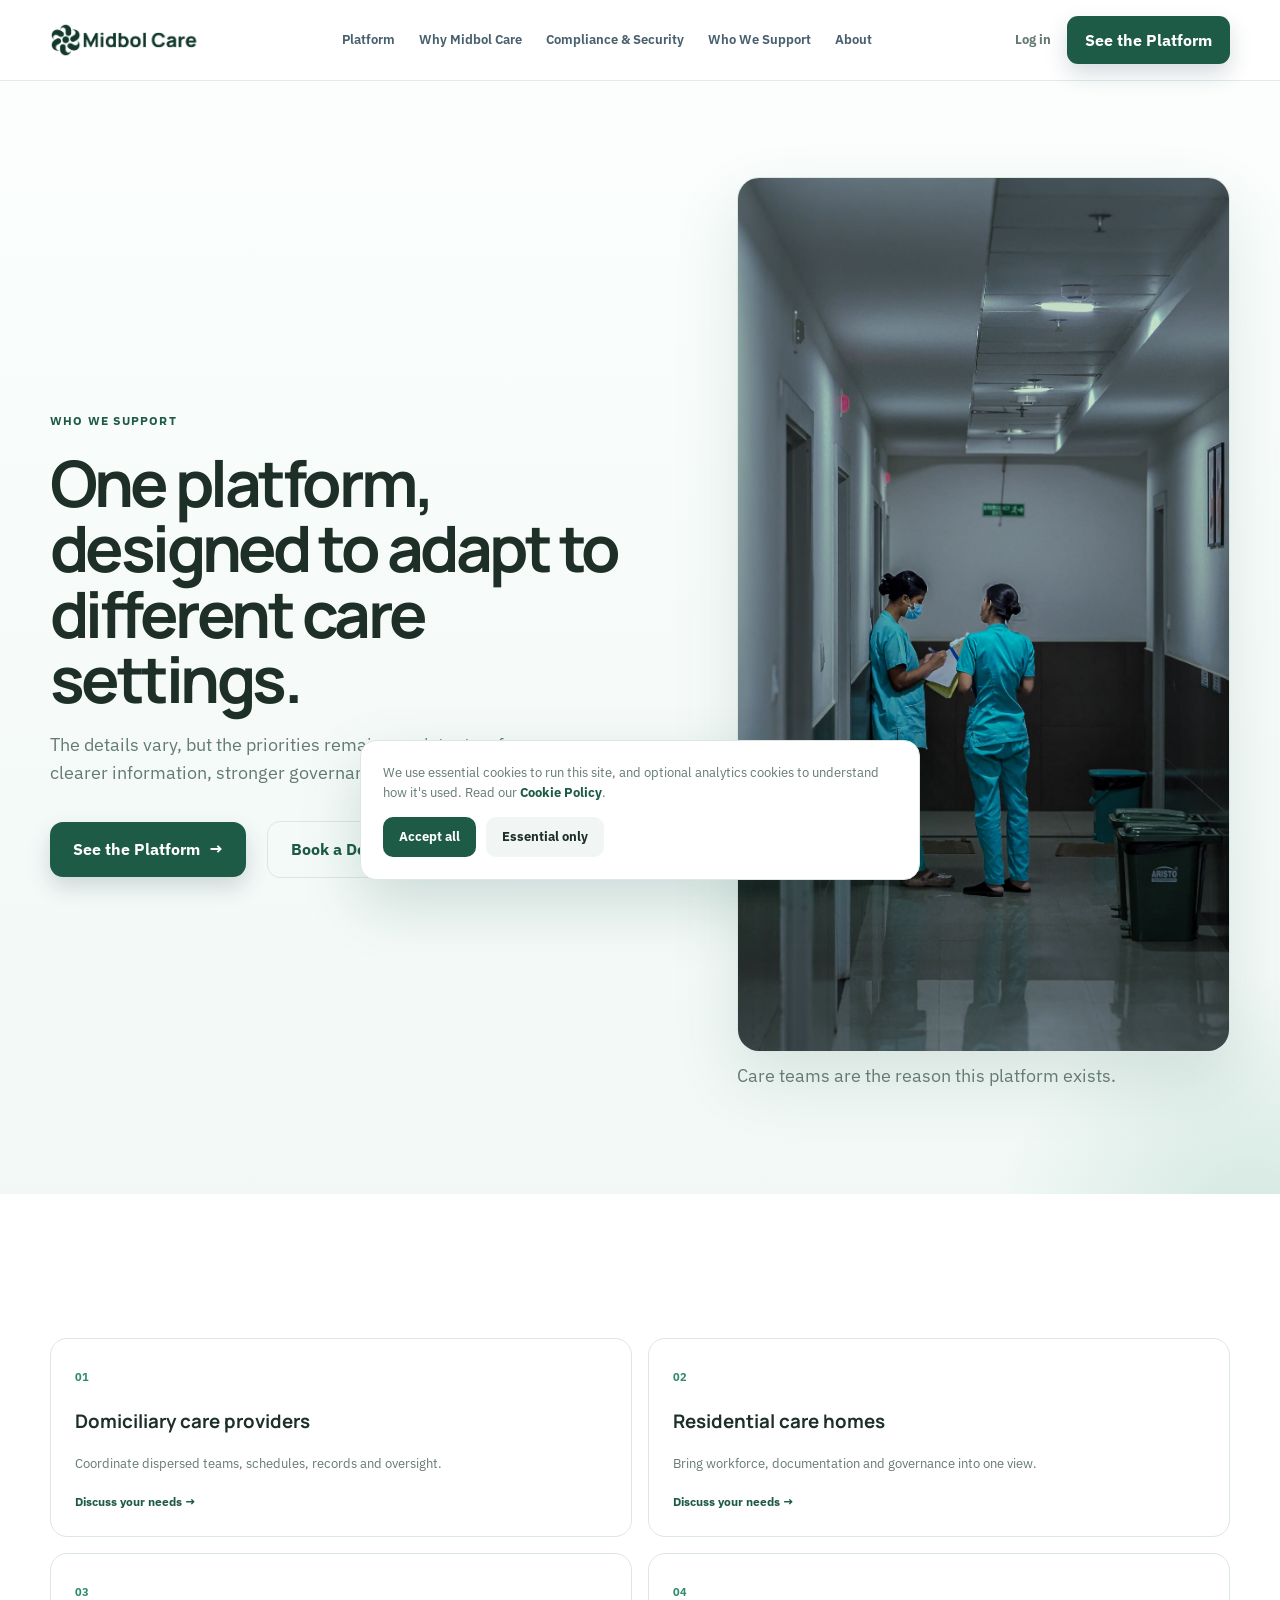
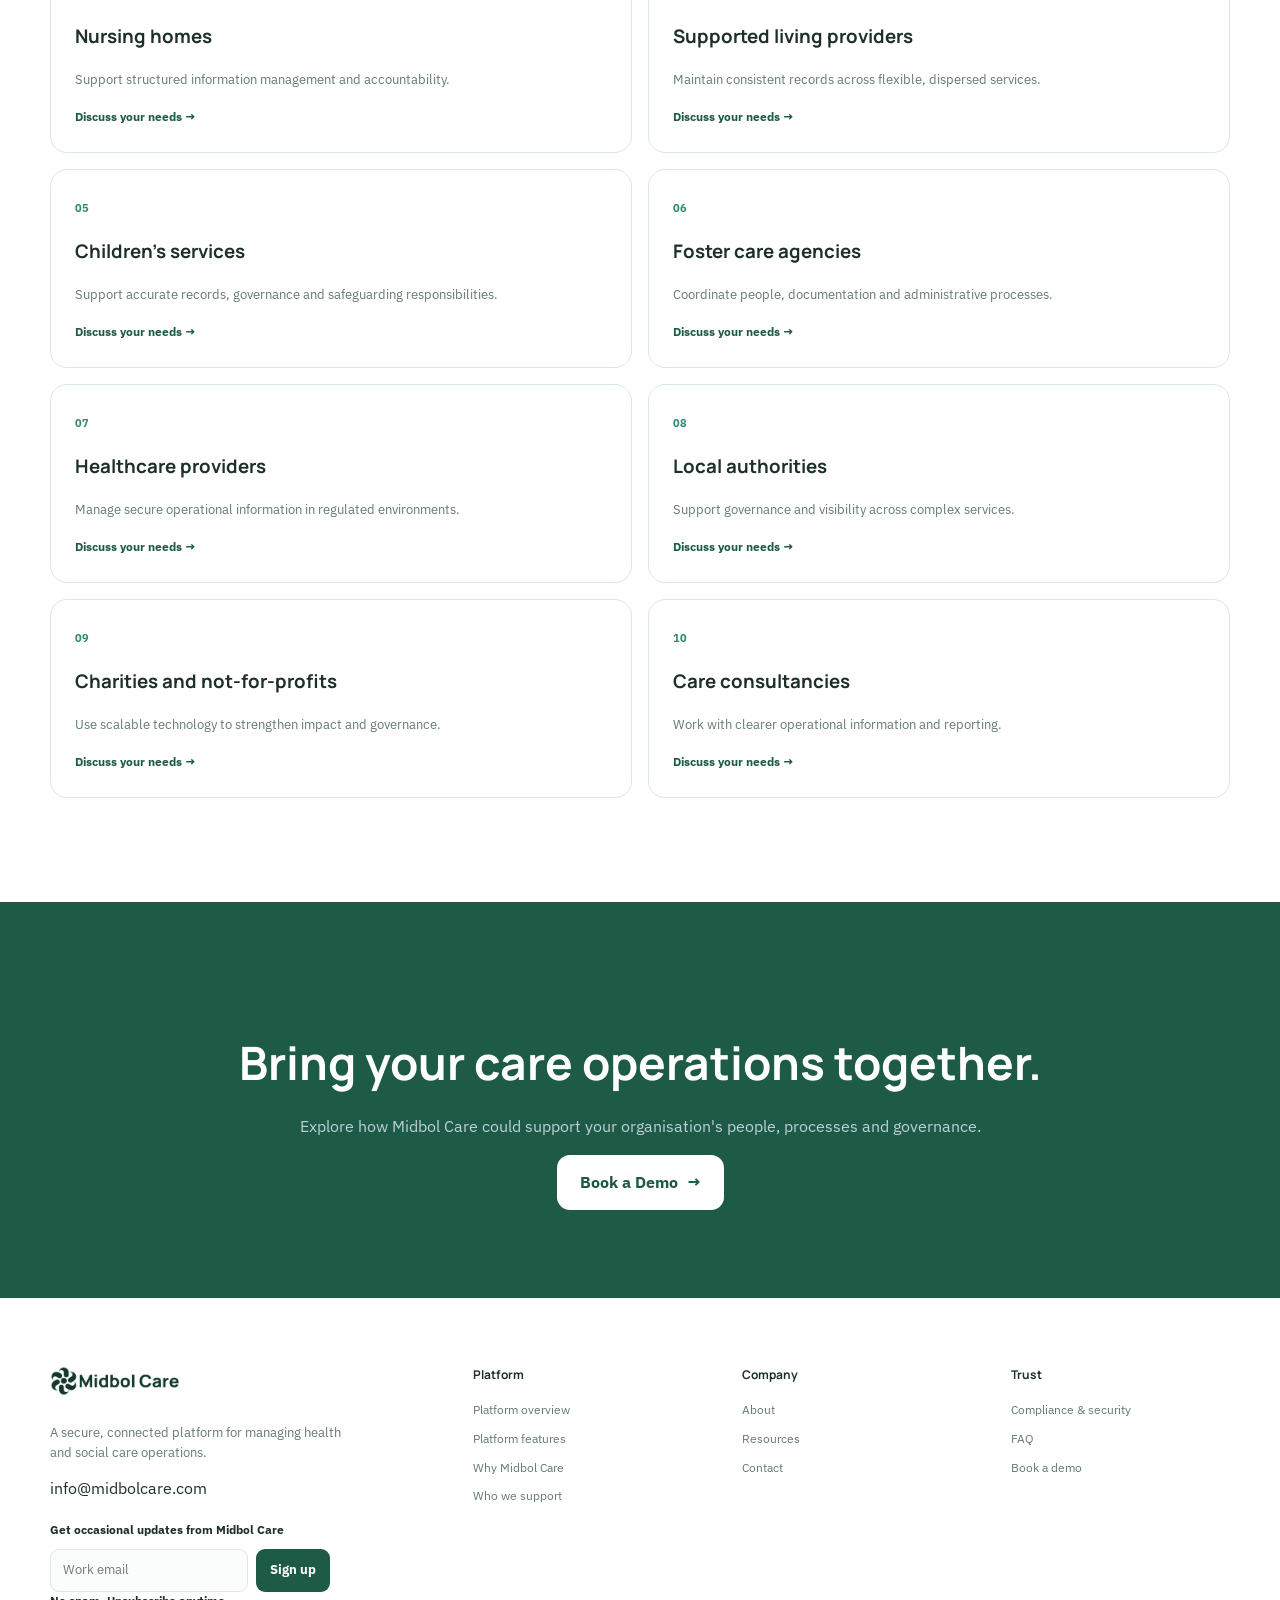
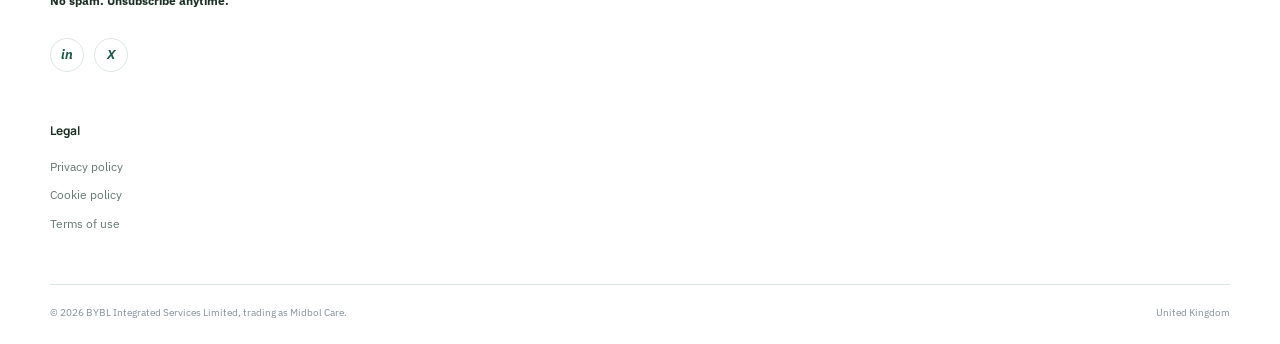
<file: who-we-support/index.html>
<!doctype html>
<html lang="en_GB">
<head>
<meta charset="utf-8">
<meta name="viewport" content="width=device-width,initial-scale=1"><!-- Begin Jekyll SEO tag v2.8.0 -->
<title>Who We Support | Midbol Care</title>
<meta name="generator" content="Jekyll v4.3.2" />
<meta property="og:title" content="Who We Support" />
<meta property="og:locale" content="en_GB" />
<meta name="description" content="Midbol Care supports domiciliary care, residential and nursing homes, supported living, children’s services, local authorities, charities and care consultancies." />
<meta property="og:description" content="Midbol Care supports domiciliary care, residential and nursing homes, supported living, children’s services, local authorities, charities and care consultancies." />
<link rel="canonical" href="https://www.midbolcare.com/who-we-support/" />
<meta property="og:url" content="https://www.midbolcare.com/who-we-support/" />
<meta property="og:site_name" content="Midbol Care" />
<meta property="og:image" content="https://www.midbolcare.com/assets/images/logo/social-share.png" />
<meta property="og:type" content="website" />
<meta name="twitter:card" content="summary_large_image" />
<meta property="twitter:image" content="https://www.midbolcare.com/assets/images/logo/social-share.png" />
<meta property="twitter:title" content="Who We Support" />
<meta name="twitter:site" content="@midbolcare" />
<script type="application/ld+json">
{"@context":"https://schema.org","@type":"WebPage","description":"Midbol Care supports domiciliary care, residential and nursing homes, supported living, children’s services, local authorities, charities and care consultancies.","headline":"Who We Support","image":"https://www.midbolcare.com/assets/images/logo/social-share.png","publisher":{"@type":"Organization","logo":{"@type":"ImageObject","url":"https://www.midbolcare.com/assets/images/logo/icon-512.png"}},"url":"https://www.midbolcare.com/who-we-support/"}</script>
<!-- End Jekyll SEO tag -->


<link rel="icon" href="/favicon.ico">
<link rel="icon" type="image/png" sizes="32x32" href="/assets/images/logo/favicon-32.png">
<link rel="icon" type="image/png" sizes="16x16" href="/assets/images/logo/favicon-16.png">
<link rel="apple-touch-icon" sizes="180x180" href="/assets/images/logo/apple-touch-icon.png">

<link rel="preconnect" href="https://fonts.googleapis.com">
<link rel="preconnect" href="https://fonts.gstatic.com" crossorigin>
<link href="https://fonts.googleapis.com/css2?family=IBM+Plex+Sans:wght@400;500;600&family=Manrope:wght@500;600;700;800&display=swap" rel="stylesheet">
<link rel="stylesheet" href="/assets/css/styles.css">


<!-- Google Analytics: add the real GA4 property ID here, gated behind cookie consent (see script.js) -->

</head>
<body>
<header class="site-header">
  <div class="container header-row">
    <a class="brand" href="/" aria-label="Midbol Care home">
      <img src="/assets/images/logo/logo-primary.png" alt="Midbol Care" class="brand-logo-img">
    </a>

    <nav class="nav-simple" aria-label="Main navigation">
      <a href="/platform/">Platform</a><a href="/why-midbol-care/">Why Midbol Care</a><a href="/security/">Compliance & Security</a><a href="/who-we-support/" aria-current="page">Who We Support</a><a href="/about/">About</a>
    </nav>

    <div class="header-actions">
      <a href="#" class="login-link">Log in</a>
      <a href="/platform/" class="btn btn-primary">See the Platform</a>
    </div>

    <button class="menu-button" aria-label="Open menu" aria-expanded="false">
      <span></span><span></span><span></span>
    </button>
  </div>

  <div class="mobile-menu" aria-hidden="true">
    <a href="/platform/">Platform</a><a href="/why-midbol-care/">Why Midbol Care</a><a href="/security/">Compliance & Security</a><a href="/who-we-support/">Who We Support</a><a href="/about/">About</a>
    <a href="/contact/">Contact</a>
    <a href="#" class="login-link">Log in</a>
    <a href="/platform/" class="btn btn-primary">See the Platform</a>
  </div>
</header>


<main>
<section class="inner-hero"><div class="glow glow-two"></div><div class="container inner-hero-grid"><div class="reveal"><span class="section-eyebrow">Who we support</span><h1>One platform, designed to adapt to different care settings.</h1><p>The details vary, but the priorities remain consistent: safer processes, clearer information, stronger governance and more time for care.</p><div class="hero-actions"><a href="/platform/" class="btn btn-primary btn-large">See the Platform <span>→</span></a><a href="/book-demo/" class="btn btn-ghost btn-large">Book a Demo</a></div></div><div class="reveal"><div class="photo-card"><img src="/assets/images/photography/care-team-corridor.jpg" alt="Two care professionals in scrubs reviewing patient notes together in a care setting corridor" loading="lazy"></div><p class="photo-caption">Care teams are the reason this platform exists.</p></div></div></section><section class="section"><div class="container"><div class="support-grid-cards"><article class="support-card reveal"><span>01</span><h3>Domiciliary care providers</h3><p>Coordinate dispersed teams, schedules, records and oversight.</p><a href="/book-demo/">Discuss your needs →</a></article><article class="support-card reveal"><span>02</span><h3>Residential care homes</h3><p>Bring workforce, documentation and governance into one view.</p><a href="/book-demo/">Discuss your needs →</a></article><article class="support-card reveal"><span>03</span><h3>Nursing homes</h3><p>Support structured information management and accountability.</p><a href="/book-demo/">Discuss your needs →</a></article><article class="support-card reveal"><span>04</span><h3>Supported living providers</h3><p>Maintain consistent records across flexible, dispersed services.</p><a href="/book-demo/">Discuss your needs →</a></article><article class="support-card reveal"><span>05</span><h3>Children's services</h3><p>Support accurate records, governance and safeguarding responsibilities.</p><a href="/book-demo/">Discuss your needs →</a></article><article class="support-card reveal"><span>06</span><h3>Foster care agencies</h3><p>Coordinate people, documentation and administrative processes.</p><a href="/book-demo/">Discuss your needs →</a></article><article class="support-card reveal"><span>07</span><h3>Healthcare providers</h3><p>Manage secure operational information in regulated environments.</p><a href="/book-demo/">Discuss your needs →</a></article><article class="support-card reveal"><span>08</span><h3>Local authorities</h3><p>Support governance and visibility across complex services.</p><a href="/book-demo/">Discuss your needs →</a></article><article class="support-card reveal"><span>09</span><h3>Charities and not-for-profits</h3><p>Use scalable technology to strengthen impact and governance.</p><a href="/book-demo/">Discuss your needs →</a></article><article class="support-card reveal"><span>10</span><h3>Care consultancies</h3><p>Work with clearer operational information and reporting.</p><a href="/book-demo/">Discuss your needs →</a></article></div></div></section><section class="site-cta"><div class="container reveal"><span class="section-eyebrow">See Midbol Care in action</span><h2>Bring your care operations together.</h2><p>Explore how Midbol Care could support your organisation's people, processes and governance.</p><a class="btn btn-light btn-large" href="/book-demo/">Book a Demo <span>→</span></a></div></section>

</main>

<footer class="site-footer">
  <div class="container footer-grid">
    <div class="footer-brand-column">
      <a class="brand footer-brand" href="/">
        <img src="/assets/images/logo/logo-primary.png" alt="Midbol Care" class="brand-logo-img">
      </a>
      <p>A secure, connected platform for managing health and social care operations.</p>
      <a href="mailto:info@midbolcare.com">info@midbolcare.com</a>

      <div class="footer-newsletter">
        <p>Get occasional updates from Midbol Care</p>
        <form class="footer-newsletter-row" id="newsletter-form">
          <input type="email" required placeholder="Work email" aria-label="Email address">
          <button type="submit">Sign up</button>
        </form>
        <p class="footer-newsletter-note">No spam. Unsubscribe anytime.</p>
      </div>

      <div class="footer-social">
        <!-- Placeholder hrefs — replace with real Midbol Care social profiles once created -->
        <a href="#" aria-label="Midbol Care on LinkedIn"><i>in</i></a>
        <a href="#" aria-label="Midbol Care on X"><i>X</i></a>
      </div>
    </div>

    <div><h3>Platform</h3>
      <a href="/platform/">Platform overview</a>
      <a href="/features/">Platform features</a>
      <a href="/why-midbol-care/">Why Midbol Care</a>
      <a href="/who-we-support/">Who we support</a>
    </div>
    <div><h3>Company</h3>
      <a href="/about/">About</a>
      <a href="/resources/">Resources</a>
      <a href="/contact/">Contact</a>
    </div>
    <div><h3>Trust</h3>
      <a href="/security/">Compliance &amp; security</a>
      <a href="/faq/">FAQ</a>
      <a href="/book-demo/">Book a demo</a>
    </div>
    <div><h3>Legal</h3>
      <a href="#">Privacy policy</a>
      <a href="#">Cookie policy</a>
      <a href="#">Terms of use</a>
    </div>
  </div>
  <div class="container footer-bottom">
    <p>&copy; 2026 BYBL Integrated Services Limited, trading as Midbol Care.</p>
    <span>United Kingdom</span>
  </div>
</footer>


<div class="toast" role="status"></div>
<script src="/assets/js/script.js"></script>
</body>
</html>
</file>
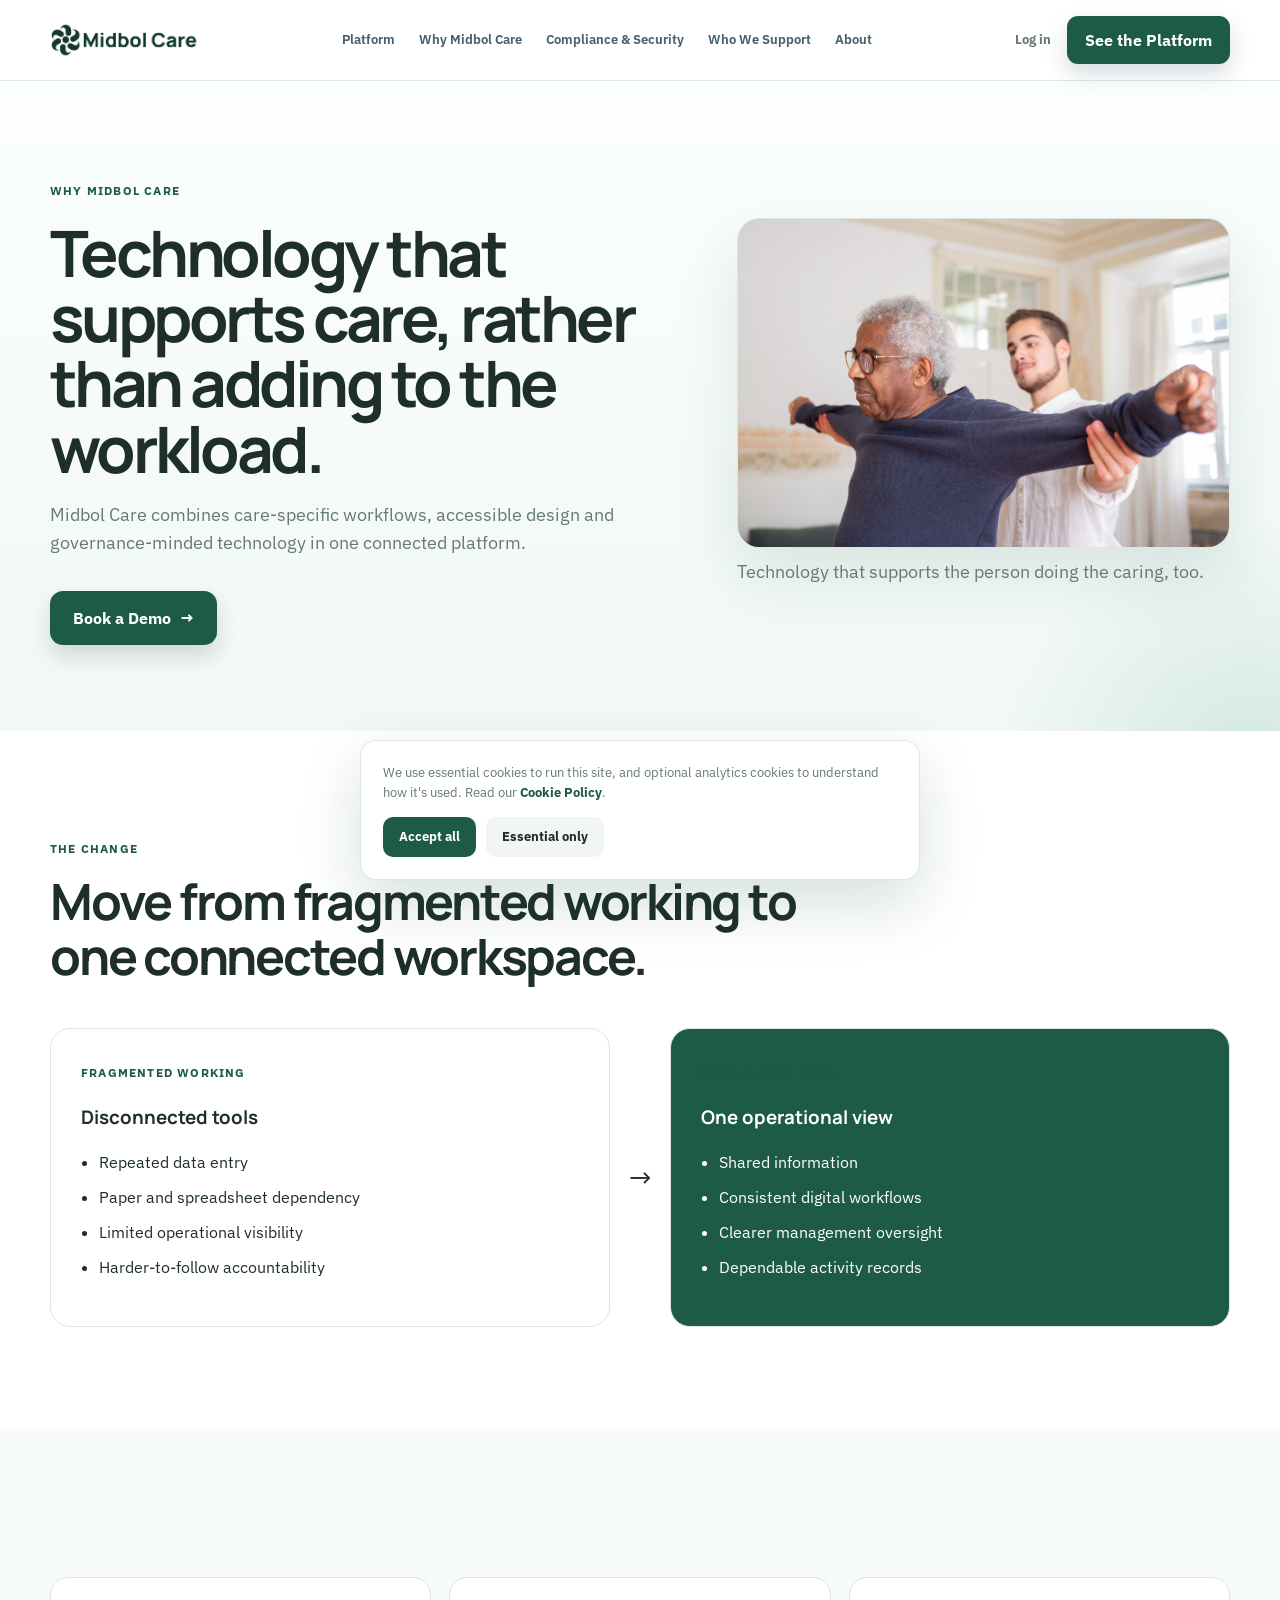
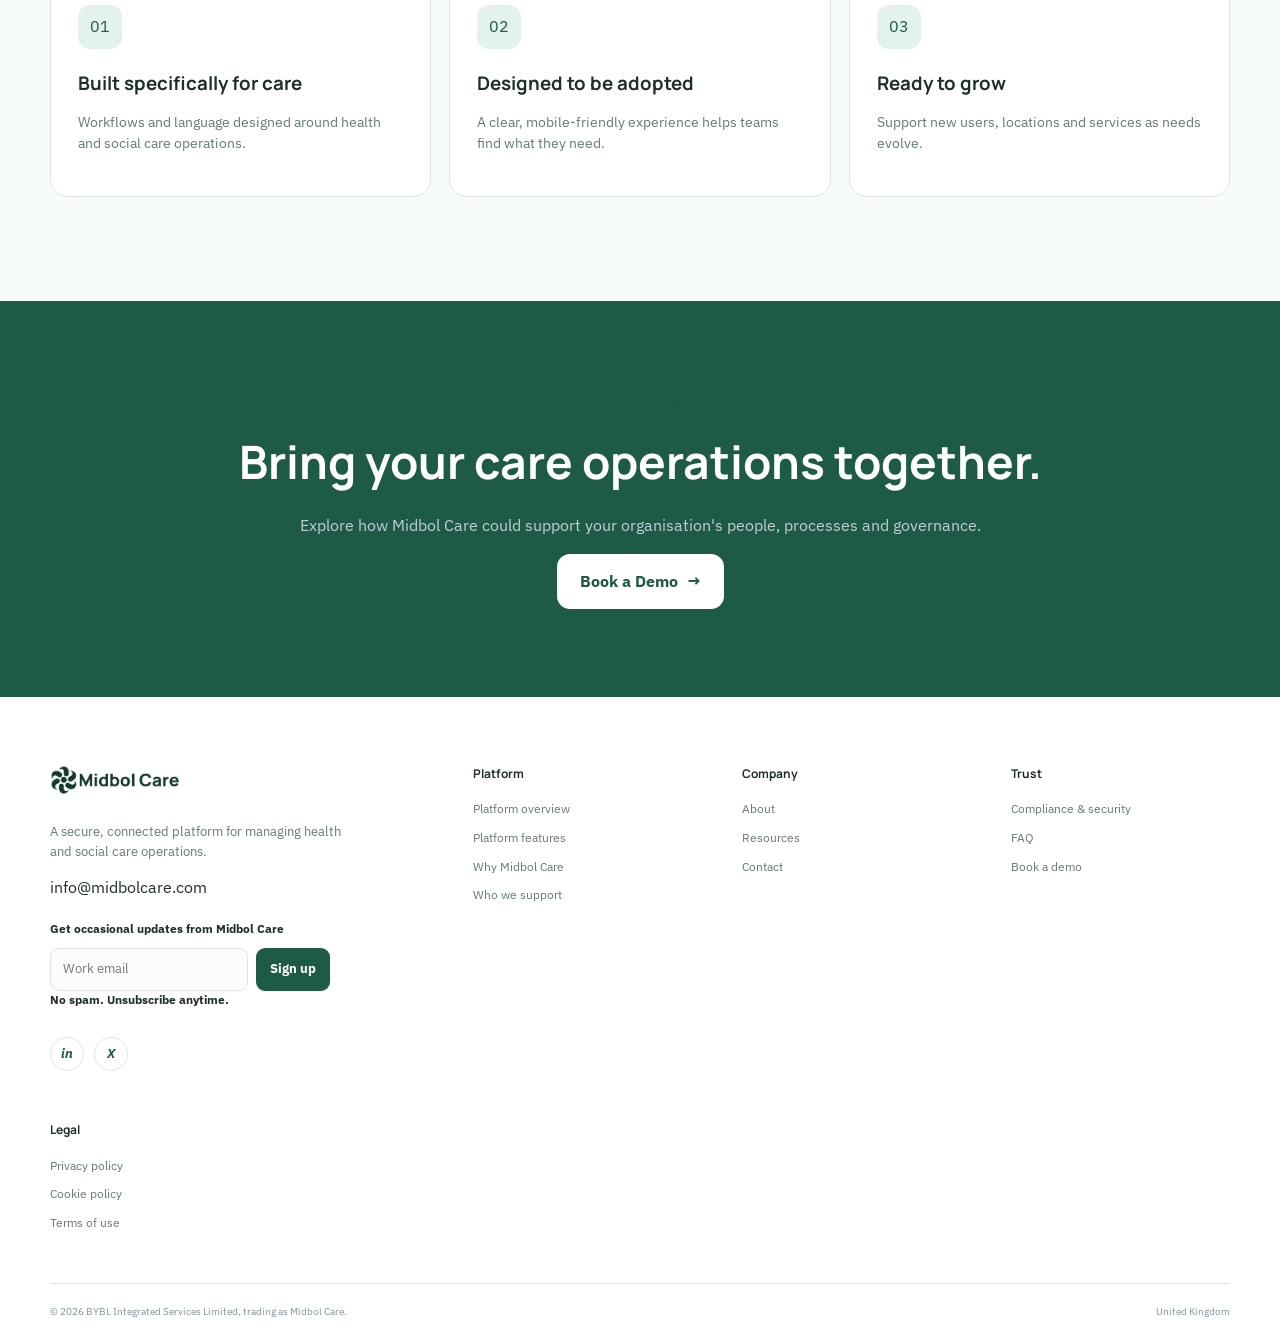
<file: why-midbol-care/index.html>
<!doctype html>
<html lang="en_GB">
<head>
<meta charset="utf-8">
<meta name="viewport" content="width=device-width,initial-scale=1"><!-- Begin Jekyll SEO tag v2.8.0 -->
<title>Why Choose Midbol Care | Midbol Care</title>
<meta name="generator" content="Jekyll v4.3.2" />
<meta property="og:title" content="Why Choose Midbol Care" />
<meta property="og:locale" content="en_GB" />
<meta name="description" content="See why health and social care organisations choose Midbol Care over fragmented spreadsheets, paper records and generic software." />
<meta property="og:description" content="See why health and social care organisations choose Midbol Care over fragmented spreadsheets, paper records and generic software." />
<link rel="canonical" href="https://www.midbolcare.com/why-midbol-care/" />
<meta property="og:url" content="https://www.midbolcare.com/why-midbol-care/" />
<meta property="og:site_name" content="Midbol Care" />
<meta property="og:image" content="https://www.midbolcare.com/assets/images/logo/social-share.png" />
<meta property="og:type" content="website" />
<meta name="twitter:card" content="summary_large_image" />
<meta property="twitter:image" content="https://www.midbolcare.com/assets/images/logo/social-share.png" />
<meta property="twitter:title" content="Why Choose Midbol Care" />
<meta name="twitter:site" content="@midbolcare" />
<script type="application/ld+json">
{"@context":"https://schema.org","@type":"WebPage","description":"See why health and social care organisations choose Midbol Care over fragmented spreadsheets, paper records and generic software.","headline":"Why Choose Midbol Care","image":"https://www.midbolcare.com/assets/images/logo/social-share.png","publisher":{"@type":"Organization","logo":{"@type":"ImageObject","url":"https://www.midbolcare.com/assets/images/logo/icon-512.png"}},"url":"https://www.midbolcare.com/why-midbol-care/"}</script>
<!-- End Jekyll SEO tag -->


<link rel="icon" href="/favicon.ico">
<link rel="icon" type="image/png" sizes="32x32" href="/assets/images/logo/favicon-32.png">
<link rel="icon" type="image/png" sizes="16x16" href="/assets/images/logo/favicon-16.png">
<link rel="apple-touch-icon" sizes="180x180" href="/assets/images/logo/apple-touch-icon.png">

<link rel="preconnect" href="https://fonts.googleapis.com">
<link rel="preconnect" href="https://fonts.gstatic.com" crossorigin>
<link href="https://fonts.googleapis.com/css2?family=IBM+Plex+Sans:wght@400;500;600&family=Manrope:wght@500;600;700;800&display=swap" rel="stylesheet">
<link rel="stylesheet" href="/assets/css/styles.css">


<!-- Google Analytics: add the real GA4 property ID here, gated behind cookie consent (see script.js) -->

</head>
<body>
<header class="site-header">
  <div class="container header-row">
    <a class="brand" href="/" aria-label="Midbol Care home">
      <img src="/assets/images/logo/logo-primary.png" alt="Midbol Care" class="brand-logo-img">
    </a>

    <nav class="nav-simple" aria-label="Main navigation">
      <a href="/platform/">Platform</a><a href="/why-midbol-care/" aria-current="page">Why Midbol Care</a><a href="/security/">Compliance & Security</a><a href="/who-we-support/">Who We Support</a><a href="/about/">About</a>
    </nav>

    <div class="header-actions">
      <a href="#" class="login-link">Log in</a>
      <a href="/platform/" class="btn btn-primary">See the Platform</a>
    </div>

    <button class="menu-button" aria-label="Open menu" aria-expanded="false">
      <span></span><span></span><span></span>
    </button>
  </div>

  <div class="mobile-menu" aria-hidden="true">
    <a href="/platform/">Platform</a><a href="/why-midbol-care/">Why Midbol Care</a><a href="/security/">Compliance & Security</a><a href="/who-we-support/">Who We Support</a><a href="/about/">About</a>
    <a href="/contact/">Contact</a>
    <a href="#" class="login-link">Log in</a>
    <a href="/platform/" class="btn btn-primary">See the Platform</a>
  </div>
</header>


<main>
<section class="inner-hero"><div class="glow glow-two"></div><div class="container inner-hero-grid"><div class="reveal"><span class="section-eyebrow">Why Midbol Care</span><h1>Technology that supports care, rather than adding to the workload.</h1><p>Midbol Care combines care-specific workflows, accessible design and governance-minded technology in one connected platform.</p><div class="hero-actions"><a href="/book-demo/" class="btn btn-primary btn-large">Book a Demo <span>→</span></a></div></div><div class="reveal"><div class="photo-card"><img src="/assets/images/photography/guided-exercise.jpg" alt="A support worker guiding an older man through a supervised exercise" loading="lazy"></div><p class="photo-caption">Technology that supports the person doing the caring, too.</p></div></div></section><section class="section"><div class="container"><div class="section-header reveal"><span class="section-eyebrow">The change</span><h2>Move from fragmented working to one connected workspace.</h2></div><div class="comparison"><div class="compare-card reveal"><span class="section-eyebrow">Fragmented working</span><h3>Disconnected tools</h3><ul><li>Repeated data entry</li><li>Paper and spreadsheet dependency</li><li>Limited operational visibility</li><li>Harder-to-follow accountability</li></ul></div><div class="compare-arrow">→</div><div class="compare-card good reveal"><span class="section-eyebrow">With Midbol Care</span><h3>One operational view</h3><ul><li>Shared information</li><li>Consistent digital workflows</li><li>Clearer management oversight</li><li>Dependable activity records</li></ul></div></div></div></section><section class="section platform-section"><div class="container"><div class="page-grid"><article class="page-card reveal"><span>01</span><h3>Built specifically for care</h3><p>Workflows and language designed around health and social care operations.</p></article><article class="page-card reveal"><span>02</span><h3>Designed to be adopted</h3><p>A clear, mobile-friendly experience helps teams find what they need.</p></article><article class="page-card reveal"><span>03</span><h3>Ready to grow</h3><p>Support new users, locations and services as needs evolve.</p></article></div></div></section><section class="site-cta"><div class="container reveal"><span class="section-eyebrow">See Midbol Care in action</span><h2>Bring your care operations together.</h2><p>Explore how Midbol Care could support your organisation's people, processes and governance.</p><a class="btn btn-light btn-large" href="/book-demo/">Book a Demo <span>→</span></a></div></section>

</main>

<footer class="site-footer">
  <div class="container footer-grid">
    <div class="footer-brand-column">
      <a class="brand footer-brand" href="/">
        <img src="/assets/images/logo/logo-primary.png" alt="Midbol Care" class="brand-logo-img">
      </a>
      <p>A secure, connected platform for managing health and social care operations.</p>
      <a href="mailto:info@midbolcare.com">info@midbolcare.com</a>

      <div class="footer-newsletter">
        <p>Get occasional updates from Midbol Care</p>
        <form class="footer-newsletter-row" id="newsletter-form">
          <input type="email" required placeholder="Work email" aria-label="Email address">
          <button type="submit">Sign up</button>
        </form>
        <p class="footer-newsletter-note">No spam. Unsubscribe anytime.</p>
      </div>

      <div class="footer-social">
        <!-- Placeholder hrefs — replace with real Midbol Care social profiles once created -->
        <a href="#" aria-label="Midbol Care on LinkedIn"><i>in</i></a>
        <a href="#" aria-label="Midbol Care on X"><i>X</i></a>
      </div>
    </div>

    <div><h3>Platform</h3>
      <a href="/platform/">Platform overview</a>
      <a href="/features/">Platform features</a>
      <a href="/why-midbol-care/">Why Midbol Care</a>
      <a href="/who-we-support/">Who we support</a>
    </div>
    <div><h3>Company</h3>
      <a href="/about/">About</a>
      <a href="/resources/">Resources</a>
      <a href="/contact/">Contact</a>
    </div>
    <div><h3>Trust</h3>
      <a href="/security/">Compliance &amp; security</a>
      <a href="/faq/">FAQ</a>
      <a href="/book-demo/">Book a demo</a>
    </div>
    <div><h3>Legal</h3>
      <a href="#">Privacy policy</a>
      <a href="#">Cookie policy</a>
      <a href="#">Terms of use</a>
    </div>
  </div>
  <div class="container footer-bottom">
    <p>&copy; 2026 BYBL Integrated Services Limited, trading as Midbol Care.</p>
    <span>United Kingdom</span>
  </div>
</footer>


<div class="toast" role="status"></div>
<script src="/assets/js/script.js"></script>
</body>
</html>
</file>
<file: assets/css/styles.css>
:root{
  /* Brand palette (Midbol Care, formerly Carium) — see brand guidelines */
  --ink:#1d2f26;--ink-2:#33473c;--muted:#647a72;--line:#dce7e1;
  --green:#2e8b6e;--green-dark:#1e5b46;--mint:#e3f2ea;--pale:#f6faf8;
  --field:#a9d8c6;
  --navy:#1e5b46;--navy-2:#163f33;--white:#fff;--warm:#f5efe7;
  --shadow:0 28px 65px rgba(30,91,70,.13);--radius:22px
}
*{box-sizing:border-box}html{scroll-behavior:smooth}body{margin:0;font-family:"IBM Plex Sans",sans-serif;color:var(--ink);background:#fff;line-height:1.55}
/* Headers should be Suisse Intl per brand guidelines — that's a licensed font (Swiss Typefaces),
   not available on a free CDN. Manrope is used here as the closest free stand-in; swap this
   for Suisse Intl once Michael/BYBL supply licensed font files or a hosted @font-face. */
h1,h2,h3,.brand-name{font-family:"Manrope",sans-serif}a{text-decoration:none;color:inherit}button,input,select,textarea{font:inherit}.container{width:min(1180px,calc(100% - 40px));margin:auto}
.header{position:sticky;top:0;z-index:100;background:rgba(255,255,255,.91);border-bottom:1px solid rgba(220,231,232,.8);backdrop-filter:blur(18px)}.nav-wrap{height:80px;display:flex;align-items:center;gap:34px}
.brand{display:flex;align-items:center;gap:11px;white-space:nowrap}.brand-symbol{width:40px;height:40px;background:var(--navy);border-radius:12px;display:flex;align-items:center;justify-content:center;gap:3px;box-shadow:0 9px 20px rgba(16,47,63,.17)}
.brand-symbol span{width:7px;height:20px;background:#fff;border-radius:6px;transform:skew(-12deg)}.brand-symbol span:last-child{height:14px;background:#76d4bc}.brand-name{font-weight:800;font-size:17px;letter-spacing:-.03em}.brand-name b{color:var(--green);font-weight:800}
.desktop-nav{display:flex;gap:27px;margin-left:auto}.desktop-nav a{font-size:13px;font-weight:600;color:#49616e}.desktop-nav a:hover{color:var(--green-dark)}
.button{display:inline-flex;align-items:center;justify-content:center;gap:9px;border:0;border-radius:11px;padding:12px 18px;font-weight:700;transition:.2s;cursor:pointer}.button:hover{transform:translateY(-2px)}
.button-primary{background:var(--navy);color:#fff;box-shadow:0 10px 22px rgba(16,47,63,.17)}.button-primary:hover{background:#092738}.button-large{padding:15px 23px;border-radius:13px}.nav-cta{font-size:13px}
.menu-toggle{display:none;margin-left:auto;background:#f3f7f7;border:1px solid var(--line);width:43px;height:43px;border-radius:11px;align-items:center;justify-content:center;flex-direction:column;gap:4px}.menu-toggle span{width:20px;height:2px;background:var(--navy);border-radius:4px}.mobile-nav{display:none}
.hero{position:relative;overflow:hidden;background:linear-gradient(180deg,#fbfefd 0%,#f1f8f6 100%);padding:95px 0 90px}.hero-orb{position:absolute;border-radius:50%;pointer-events:none}.hero-orb-one{width:600px;height:600px;right:-270px;top:-270px;background:radial-gradient(circle,rgba(55,174,145,.17),transparent 69%)}.hero-orb-two{width:440px;height:440px;left:-260px;bottom:-270px;background:radial-gradient(circle,rgba(30,91,70,.13),transparent 70%)}
.hero-grid{display:grid;grid-template-columns:.9fr 1.1fr;gap:70px;align-items:center;position:relative}.eyebrow,.section-label{font-size:12px;font-weight:800;text-transform:uppercase;letter-spacing:.1em;color:var(--green-dark)}.eyebrow{display:inline-flex;align-items:center;gap:9px;padding:8px 11px;border:1px solid #cee9e2;border-radius:999px;background:#f5fcfa;text-transform:none;letter-spacing:0}.eyebrow>span{width:7px;height:7px;background:#2ca889;border-radius:50%;box-shadow:0 0 0 5px rgba(44,168,137,.1)}
.hero h1{font-size:clamp(47px,5vw,69px);letter-spacing:-.055em;line-height:1.01;margin:23px 0 22px;max-width:660px}.hero-lead{font-size:18px;color:#5d727d;max-width:630px;margin:0}.hero-actions{display:flex;align-items:center;gap:21px;margin-top:34px}.text-link,.section-link{font-weight:700;color:var(--navy);display:inline-flex;align-items:center;gap:8px}.text-link span{color:var(--green)}
.hero-proof{display:flex;flex-wrap:wrap;gap:11px 20px;margin-top:36px}.hero-proof div{font-size:12px;color:#536a75;font-weight:600}.hero-proof span{color:var(--green);margin-right:5px}
.product-stage{position:relative;min-width:0}.product-window{background:#fff;border:1px solid #d9e5e7;border-radius:24px;overflow:hidden;box-shadow:var(--shadow);transform:perspective(1200px) rotateY(-2deg) rotateX(1deg)}
.product-topbar{display:flex;align-items:center;justify-content:space-between;padding:17px 19px;border-bottom:1px solid var(--line);background:#fbfdfd}.window-brand,.topbar-tools{display:flex;align-items:center;gap:10px}.mini-symbol{width:32px;height:32px;background:var(--navy);border-radius:9px;display:flex;gap:2px;align-items:center;justify-content:center}.mini-symbol i{width:5px;height:15px;background:#fff;border-radius:5px;transform:skew(-12deg)}.mini-symbol i:last-child{height:10px;background:#74d5bd}.window-brand div{display:flex;flex-direction:column}.window-brand strong{font-size:11px}.window-brand small{font-size:8px;color:var(--muted)}.status-live{font-size:9px;background:var(--mint);color:var(--green-dark);border-radius:999px;padding:5px 8px;font-weight:700}.status-live i{display:inline-block;width:6px;height:6px;border-radius:50%;background:#2cab8b;margin-right:4px}.user-chip{width:28px;height:28px;border-radius:50%;display:grid;place-items:center;background:#e5eef0;font-size:8px;font-weight:800}
.product-body{display:grid;grid-template-columns:51px 1fr}.product-sidebar{background:#f8fbfb;border-right:1px solid var(--line);padding:16px 8px;display:flex;flex-direction:column;align-items:center;gap:14px}.product-sidebar span{width:31px;height:31px;border-radius:9px;display:grid;place-items:center;color:#84949c;font-size:13px}.product-sidebar .active{background:var(--navy);color:#fff}.dashboard{padding:21px}.dashboard-heading{display:flex;justify-content:space-between;align-items:end}.dashboard-heading small{font-size:8px;color:var(--muted)}.dashboard-heading h2{font-size:18px;margin:2px 0 0}.dashboard-heading button{font-size:8px;border:1px solid var(--line);background:#f6f9f9;border-radius:7px;padding:7px 9px;color:var(--ink);font-weight:700}.metric-row{display:grid;grid-template-columns:repeat(3,1fr);gap:9px;margin:17px 0}.metric-row article{display:grid;grid-template-columns:auto 1fr;gap:8px;padding:11px;border:1px solid var(--line);border-radius:11px;position:relative}.metric-icon{width:27px;height:27px;border-radius:8px;background:var(--mint);color:var(--green-dark);display:grid;place-items:center;font-weight:800}.metric-row article div{display:flex;flex-direction:column}.metric-row small{font-size:7px;color:var(--muted)}.metric-row strong{font-size:13px}.metric-row em{position:absolute;right:8px;bottom:8px;font-size:6px;color:var(--green-dark);font-style:normal;font-weight:800}
.dashboard-grid{display:grid;grid-template-columns:1.35fr .8fr;gap:9px}.schedule-panel,.compliance-panel{border:1px solid var(--line);border-radius:12px;padding:13px}.panel-title{display:flex;justify-content:space-between;padding-bottom:10px;border-bottom:1px solid #edf2f2}.panel-title div{display:flex;flex-direction:column}.panel-title strong{font-size:9px}.panel-title small{font-size:7px;color:var(--muted)}.visit{display:grid;grid-template-columns:31px 26px 1fr auto;gap:7px;align-items:center;padding:9px 0;border-bottom:1px solid #eef2f2}.visit:last-child{border:0}.visit time{font-size:7px;color:var(--muted);font-weight:700}.visit>b{width:26px;height:26px;border-radius:50%;background:#e7f2ef;display:grid;place-items:center;font-size:6px}.visit div{display:flex;flex-direction:column}.visit strong{font-size:8px}.visit small{font-size:6px;color:var(--muted)}.visit>span{font-size:5.5px;padding:4px 5px;background:var(--mint);color:var(--green-dark);border-radius:999px;font-weight:800}.visit>span.neutral{background:#f0f3f4;color:#74848c}
.score-wrap{display:flex;gap:8px;align-items:center;margin:13px 0}.score{width:43px;height:43px;border-radius:50%;display:grid;place-items:center;background:conic-gradient(var(--green) 0 92%,#e9eeee 92%);position:relative}.score:after{content:"";position:absolute;inset:5px;background:#fff;border-radius:50%}.score span{position:relative;z-index:1;font-size:8px;font-weight:800}.score-wrap>div:last-child{display:flex;flex-direction:column}.score-wrap strong{font-size:8px}.score-wrap small{font-size:6px;color:var(--muted)}.progress{margin-top:10px}.progress p{display:flex;justify-content:space-between;font-size:6px;margin:0 0 4px}.progress>div{height:4px;background:#edf1f1;border-radius:10px;overflow:hidden}.progress i{display:block;height:100%;background:var(--green);border-radius:10px}
.floating-note{position:absolute;background:#fff;border:1px solid var(--line);box-shadow:0 15px 32px rgba(26,67,82,.13);padding:10px 12px;border-radius:12px;display:flex;align-items:center;gap:8px}.floating-note>span{width:29px;height:29px;border-radius:8px;background:var(--mint);color:var(--green-dark);display:grid;place-items:center;font-weight:800}.floating-note div{display:flex;flex-direction:column}.floating-note strong{font-size:9px}.floating-note small{font-size:7px;color:var(--muted)}.note-one{left:-25px;bottom:33px}.note-two{right:-20px;top:83px}
.audience-strip{padding:31px 0;border-bottom:1px solid var(--line);background:#fff}.audience-strip .container{text-align:center}.audience-strip p{font-size:11px;text-transform:uppercase;letter-spacing:.1em;font-weight:800;color:#7b8e97;margin:0 0 18px}.audience-list{display:flex;justify-content:center;flex-wrap:wrap;gap:11px}.audience-list span{padding:8px 12px;border:1px solid var(--line);border-radius:999px;font-size:11px;color:#536975;background:#fbfdfd}
.section{padding:104px 0}.split-intro{display:grid;grid-template-columns:.85fr 1.15fr;gap:110px;align-items:start}.split-intro h2,.section-heading h2,.value-copy h2,.security-copy h2,.support-copy h2,.about-grid h2,.demo-copy h2{font-size:clamp(35px,4vw,50px);letter-spacing:-.045em;line-height:1.09;margin:14px 0 0}.split-intro p{font-size:16px;color:var(--muted);margin:0 0 16px}.pain-grid{display:grid;grid-template-columns:repeat(3,1fr);gap:17px;margin-top:48px}.pain-card{padding:25px;border:1px solid var(--line);border-radius:17px}.pain-card>span,.feature-number{font-size:11px;color:var(--green);font-weight:800}.pain-card h3{font-size:18px;margin:34px 0 8px}.pain-card p{color:var(--muted);font-size:13px;margin:0}
.platform-section{background:var(--pale)}.section-heading{max-width:780px}.section-heading h2{margin-bottom:16px}.section-heading>p{font-size:16px;color:var(--muted);max-width:680px;margin:0}.platform-layout{display:grid;grid-template-columns:1fr .9fr;gap:57px;margin-top:53px;align-items:center}.feature-list{display:flex;flex-direction:column}.feature-item{display:grid;grid-template-columns:34px 1fr auto;gap:14px;padding:23px 4px;border-bottom:1px solid #d9e5e4;cursor:pointer}.feature-item h3{font-size:17px;margin:0 0 5px}.feature-item p{font-size:13px;color:var(--muted);margin:0}.feature-item>b{font-size:17px;color:#9aabb2}.feature-item.active h3{color:var(--green-dark)}.feature-item.active>b{color:var(--green)}.feature-preview{background:#fff;border:1px solid var(--line);border-radius:22px;padding:25px;box-shadow:0 24px 50px rgba(26,68,80,.1)}.preview-top,.coverage-head{display:flex;justify-content:space-between;align-items:center}.preview-title{font-family:"Manrope";font-weight:800}.preview-filter{font-size:10px;border:1px solid var(--line);padding:7px 9px;border-radius:8px;color:var(--muted)}.week{display:grid;grid-template-columns:repeat(5,1fr);gap:7px;margin:22px 0}.week div{padding:10px;text-align:center;background:#f5f8f8;border-radius:10px;display:flex;flex-direction:column}.week small{font-size:7px;color:var(--muted)}.week strong{font-size:13px}.week .selected{background:var(--navy);color:#fff}.week .selected small{color:#bfe0cf}.coverage{padding:16px;background:#f7faf9;border-radius:13px}.coverage-head div{display:flex;flex-direction:column}.coverage-head small{font-size:7px;color:var(--muted)}.coverage-head strong{font-size:13px}.coverage-head>span{font-size:8px;color:var(--green-dark);font-weight:800}.coverage-bar{height:6px;background:#e2ecea;border-radius:99px;margin-top:13px}.coverage-bar i{display:block;width:94%;height:100%;background:var(--green);border-radius:99px}.team-row{display:grid;grid-template-columns:36px 1fr auto;align-items:center;gap:10px;padding:13px 0;border-bottom:1px solid #edf2f2}.team-avatar{width:36px;height:36px;border-radius:50%;display:grid;place-items:center;background:#e2f3ee;color:var(--green-dark);font-size:9px;font-weight:800}.team-avatar.alt{background:#edf2ef;color:#3d5a50}.team-avatar.warm{background:var(--warm);color:#85633f}.team-row div{display:flex;flex-direction:column}.team-row strong{font-size:10px}.team-row small{font-size:8px;color:var(--muted)}.team-row>b{font-size:7px;color:var(--green-dark);background:var(--mint);padding:5px 7px;border-radius:99px}.team-row>b.open{color:#8a6538;background:var(--warm)}.section-link{margin-top:34px;color:var(--green-dark)}
.value-section{background:var(--navy);color:#fff}.value-grid{display:grid;grid-template-columns:.85fr 1.15fr;gap:100px;align-items:start}.section-label.light{color:#83dcc5}.value-copy h2{margin-bottom:20px}.value-copy p{color:#bed0d7;font-size:16px}.button-light{background:#fff;color:var(--navy);margin-top:25px}.value-points article{display:grid;grid-template-columns:44px 1fr;gap:15px;padding:22px 0;border-bottom:1px solid rgba(255,255,255,.13)}.value-points article>span{color:#83dcc5;font-size:11px;font-weight:800}.value-points h3{font-size:17px;margin:0 0 6px}.value-points p{font-size:13px;color:#afc5ce;margin:0}
.outcomes-section{background:#fff}.outcome-grid{display:grid;grid-template-columns:repeat(4,1fr);gap:15px;margin-top:45px}.outcome-grid article{padding:25px 22px;border:1px solid var(--line);border-radius:17px}.outcome-grid article>span{width:40px;height:40px;border-radius:11px;background:var(--mint);color:var(--green-dark);display:grid;place-items:center;font-weight:800}.outcome-grid h3{font-size:16px;margin:24px 0 7px}.outcome-grid p{font-size:12px;color:var(--muted);margin:0}
.security-section{background:#f6faf9}.security-grid{display:grid;grid-template-columns:.85fr 1.15fr;gap:90px;align-items:center}.security-visual{background:linear-gradient(145deg,#123849,#0d2938);border-radius:26px;padding:37px;min-height:455px;position:relative;overflow:hidden;box-shadow:0 27px 55px rgba(16,47,63,.2)}.security-visual:after{content:"";position:absolute;width:330px;height:330px;border-radius:50%;background:rgba(81,195,166,.11);right:-160px;bottom:-170px}.shield{width:73px;height:73px;border-radius:22px;background:rgba(255,255,255,.08);display:grid;place-items:center;color:#86dfc8;font-size:30px}.security-card{position:relative;z-index:1;margin-top:42px;border:1px solid rgba(255,255,255,.12);background:rgba(255,255,255,.07);border-radius:16px;padding:18px;color:#fff}.security-card-head{display:flex;justify-content:space-between;align-items:center;padding-bottom:14px}.security-card-head div{display:flex;flex-direction:column}.security-card-head small{font-size:7px;color:#9bb6c2}.security-card-head strong{font-size:13px}.security-card-head i{width:9px;height:9px;background:#51cba9;border-radius:50%;box-shadow:0 0 0 6px rgba(81,203,169,.11)}.security-line{display:flex;justify-content:space-between;padding:12px 0;border-top:1px solid rgba(255,255,255,.09);font-size:10px}.security-line span{color:#c5d4da}.security-line b{color:#80dcc4}.security-copy>p{font-size:16px;color:var(--muted)}.security-points{display:grid;gap:17px;margin-top:28px}.security-points>div{display:flex;gap:12px}.security-points>div>span{width:27px;height:27px;border-radius:50%;display:grid;place-items:center;background:var(--mint);color:var(--green-dark);font-size:11px;font-weight:900;flex:0 0 auto}.security-points p{display:flex;flex-direction:column;margin:0}.security-points strong{font-size:14px}.security-points small{color:var(--muted);font-size:12px;margin-top:3px}.inline-link{margin-top:28px}
.support-grid,.about-grid{display:grid;grid-template-columns:.9fr 1.1fr;gap:100px;align-items:start}.support-copy>p,.about-grid p{color:var(--muted);font-size:16px}.support-list{display:grid;grid-template-columns:1fr 1fr;gap:10px}.support-list span{border:1px solid var(--line);border-radius:12px;padding:13px 14px;font-size:12px;font-weight:600;background:#fff}.about-strip{background:var(--pale);padding:75px 0}
.demo-section{position:relative;overflow:hidden;background:var(--navy);color:#fff;padding:100px 0}.demo-orb{position:absolute;width:700px;height:700px;border-radius:50%;background:radial-gradient(circle,rgba(62,185,153,.2),transparent 68%);left:-300px;bottom:-500px}.demo-grid{position:relative;display:grid;grid-template-columns:.85fr 1.15fr;gap:90px;align-items:start}.demo-copy p{color:#b9cdd5;font-size:16px}.demo-notes{display:flex;flex-direction:column;gap:9px;margin-top:28px;color:#cae0e6;font-size:12px}.demo-notes span::first-letter{color:#7fd8c2}.demo-form{background:#fff;color:var(--ink);padding:28px;border-radius:21px;box-shadow:0 28px 65px rgba(0,0,0,.17)}.demo-form label{display:flex;flex-direction:column;gap:7px;font-size:11px;font-weight:700;margin-bottom:15px}.field-row{display:grid;grid-template-columns:1fr 1fr;gap:13px}.demo-form input,.demo-form select,.demo-form textarea{width:100%;border:1px solid var(--line);border-radius:10px;padding:11px 12px;background:#fbfdfd;color:var(--ink);outline:none}.demo-form input:focus,.demo-form select:focus,.demo-form textarea:focus{border-color:#75bca9;box-shadow:0 0 0 3px rgba(32,143,114,.1)}.demo-form .button{width:100%}.demo-form>small{display:block;text-align:center;color:var(--muted);font-size:8px;margin-top:11px}
.footer{padding:68px 0 24px;background:#fff}.footer-grid{display:grid;grid-template-columns:1.7fr repeat(3,1fr);gap:50px}.footer-brand-column{display:flex;flex-direction:column;align-items:start}.footer-brand-column p{font-size:13px;color:var(--muted);max-width:310px}.footer-brand-column>a:last-child{font-size:12px;color:var(--green-dark);font-weight:700}.footer-grid>div:not(:first-child){display:flex;flex-direction:column;gap:10px}.footer-grid h3{font-size:12px;margin:0 0 7px}.footer-grid>div:not(:first-child) a{font-size:12px;color:var(--muted)}.footer-bottom{border-top:1px solid var(--line);margin-top:50px;padding-top:20px;display:flex;justify-content:space-between;color:#81919a;font-size:10px}.footer-bottom p{margin:0}
.toast{position:fixed;left:50%;bottom:25px;transform:translate(-50%,20px);padding:12px 17px;background:var(--navy);color:#fff;border-radius:10px;font-size:12px;font-weight:700;box-shadow:0 15px 35px rgba(16,47,63,.25);opacity:0;pointer-events:none;transition:.25s;z-index:200}.toast.show{opacity:1;transform:translate(-50%,0)}
.cookie-banner{position:fixed;left:20px;right:20px;bottom:20px;max-width:560px;margin:0 auto;background:#fff;border:1px solid var(--line);border-radius:16px;box-shadow:0 24px 60px rgba(30,91,70,.18);padding:22px;z-index:300;transform:translateY(140%);transition:transform .35s ease;display:flex;flex-direction:column;gap:14px}
.cookie-banner.show{transform:translateY(0)}
.cookie-banner p{margin:0;font-size:13px;color:var(--muted)}
.cookie-banner p a{color:var(--green-dark);font-weight:700}
.cookie-actions{display:flex;gap:10px;flex-wrap:wrap}
.cookie-actions button{border:none;font-weight:700;font-size:13px;padding:10px 16px;border-radius:10px;cursor:pointer}
.cookie-accept{background:var(--green-dark);color:#fff}
.cookie-reject{background:#f1f5f3;color:var(--ink)}
@media (max-width:520px){.cookie-banner{left:12px;right:12px;bottom:12px;padding:18px}}
.footer-newsletter{margin-top:20px}
.footer-newsletter p{font-size:12px;font-weight:700;color:var(--ink);margin:0 0 10px}
.footer-newsletter-row{display:flex;gap:8px}
.footer-newsletter-row input{flex:1;min-width:0;border:1px solid var(--line);border-radius:9px;padding:10px 12px;font-size:13px;background:#fbfdfd;color:var(--ink)}
.footer-newsletter-row button{border:none;background:var(--green-dark);color:#fff;font-weight:700;font-size:13px;padding:10px 14px;border-radius:9px;cursor:pointer;white-space:nowrap}
.footer-newsletter-note{font-size:11px;color:var(--muted);margin:8px 0 0}
.footer-social{display:flex;gap:10px;margin-top:18px}
.footer-social a{width:34px;height:34px;border-radius:50%;border:1px solid var(--line);display:grid;place-items:center;color:var(--green-dark);font-size:13px;font-weight:700}
.footer-social a:hover{background:var(--mint)}
.reveal{opacity:0;transform:translateY(18px);transition:opacity .65s ease,transform .65s ease}.reveal.visible{opacity:1;transform:none}
@media(max-width:1000px){.desktop-nav,.nav-cta{display:none}.menu-toggle{display:flex}.mobile-nav{position:absolute;top:80px;left:0;right:0;background:#fff;padding:18px 20px 24px;border-bottom:1px solid var(--line);box-shadow:0 18px 35px rgba(25,65,80,.09);gap:7px}.mobile-nav.open{display:grid}.mobile-nav a:not(.button){padding:10px 4px;font-weight:600;color:#4c6571}.hero-grid{grid-template-columns:1fr;gap:60px}.hero-copy{text-align:center}.hero-copy p{margin-inline:auto}.hero-actions,.hero-proof{justify-content:center}.product-stage{max-width:780px;margin:auto}.split-intro,.platform-layout,.value-grid,.security-grid,.support-grid,.about-grid,.demo-grid{grid-template-columns:1fr;gap:50px}.feature-preview{max-width:650px;margin:auto;width:100%}.outcome-grid{grid-template-columns:1fr 1fr}.security-visual{order:2;max-width:650px;width:100%;margin:auto}.footer-grid{grid-template-columns:1.4fr repeat(3,1fr);gap:28px}}
@media(max-width:700px){.container{width:min(100% - 28px,1180px)}.nav-wrap{height:70px}.mobile-nav{top:70px}.hero{padding:60px 0}.hero h1{font-size:43px}.hero-actions{flex-direction:column}.hero-proof{flex-direction:column;align-items:center}.product-window{transform:none}.product-sidebar{display:none}.product-body{grid-template-columns:1fr}.metric-row{grid-template-columns:1fr}.dashboard-grid{grid-template-columns:1fr}.floating-note{display:none}.section{padding:76px 0}.split-intro{gap:25px}.pain-grid,.outcome-grid{grid-template-columns:1fr}.platform-layout{margin-top:35px}.feature-item{grid-template-columns:28px 1fr}.feature-item>b{display:none}.value-grid{gap:35px}.support-list{grid-template-columns:1fr}.field-row{grid-template-columns:1fr;gap:0}.demo-section{padding:76px 0}.footer-grid{grid-template-columns:1fr 1fr}.footer-brand-column{grid-column:1/-1}.footer-bottom{flex-direction:column;gap:7px}}
@media(max-width:470px){.hero h1{font-size:38px}.hero-lead{font-size:16px}.dashboard{padding:14px}.visit{grid-template-columns:30px 25px 1fr}.visit>span{grid-column:3;justify-self:start}.week{gap:4px}.week div{padding:8px 4px}.demo-form{padding:20px}.footer-grid{grid-template-columns:1fr}}
/* Multi-page extensions */
.inner-hero{position:relative;overflow:hidden;background:linear-gradient(180deg,#fbfefd 0%,#f1f8f6 100%);padding:96px 0 86px}.inner-hero-grid{display:grid;grid-template-columns:1fr .8fr;gap:70px;align-items:center;position:relative}.inner-hero h1{font-size:clamp(42px,5vw,64px);line-height:1.02;letter-spacing:-.055em;margin:18px 0 20px}.inner-hero p{font-size:18px;color:var(--muted);max-width:680px}.abstract-card{background:#fff;border:1px solid var(--line);border-radius:24px;padding:34px;box-shadow:var(--shadow)}.abstract-icon{width:78px;height:78px;border-radius:22px;background:var(--navy);color:#83dcc5;display:grid;place-items:center;font-size:31px}.abstract-row{display:flex;gap:12px;align-items:center;padding:15px;border:1px solid var(--line);border-radius:13px;margin-top:14px}.abstract-row span{width:34px;height:34px;border-radius:10px;background:var(--mint);display:grid;place-items:center}.abstract-row div{display:flex;flex-direction:column}.abstract-row small{color:var(--muted)}.page-grid{display:grid;grid-template-columns:repeat(3,1fr);gap:18px;margin-top:42px}.page-card{padding:27px;border:1px solid var(--line);border-radius:18px;background:#fff}.page-card>span{width:44px;height:44px;border-radius:12px;background:var(--mint);color:var(--green-dark);display:grid;place-items:center}.page-card h3{margin:20px 0 8px}.page-card p{color:var(--muted);font-size:14px}.page-card a{color:var(--green-dark);font-weight:700;font-size:13px}.comparison{display:grid;grid-template-columns:1fr 60px 1fr;align-items:center;margin-top:45px}.compare-card{border:1px solid var(--line);border-radius:20px;padding:30px}.compare-card.good{background:var(--navy);color:#fff}.compare-card ul{padding-left:18px}.compare-card li{margin:10px 0}.compare-arrow{text-align:center;font-size:28px}.support-grid-cards{display:grid;grid-template-columns:1fr 1fr;gap:16px;margin-top:40px}.support-card{padding:24px;border:1px solid var(--line);border-radius:17px}.support-card>span{color:var(--green);font-size:11px;font-weight:800}.support-card p{color:var(--muted);font-size:13px}.support-card a{color:var(--green-dark);font-size:12px;font-weight:700}.faq-list{max-width:860px;margin:40px auto 0}.faq-item{border-bottom:1px solid var(--line);padding:20px 0}.faq-item summary{cursor:pointer;font-family:Manrope;font-weight:700;display:flex;justify-content:space-between}.faq-item p{color:var(--muted)}.contact-layout,.demo-layout{display:grid;grid-template-columns:.8fr 1.2fr;gap:60px}.form-card{background:#fff;border:1px solid var(--line);border-radius:20px;padding:28px;box-shadow:0 22px 50px rgba(25,65,80,.09)}.form-card label{display:flex;flex-direction:column;gap:7px;font-size:11px;font-weight:700;margin-bottom:15px}.form-card input,.form-card select,.form-card textarea{border:1px solid var(--line);border-radius:10px;padding:11px}.form-card .check{flex-direction:row}.form-card button{width:100%}.contact-options{display:grid;gap:14px}.contact-options article{padding:22px;border:1px solid var(--line);border-radius:15px}.contact-options a{color:var(--green-dark);font-weight:700}.resource-grid{display:grid;grid-template-columns:repeat(3,1fr);gap:18px;margin-top:40px}.resource-card{padding:24px;border:1px solid var(--line);border-radius:17px}.resource-card>span{font-size:10px;text-transform:uppercase;color:var(--green-dark)}.resource-card p{color:var(--muted)}.site-cta{background:var(--navy);color:#fff;padding:88px 0;text-align:center}.site-cta h2{font-size:46px;margin:12px 0}.site-cta p{color:#bed0d7}.nav-simple{display:flex;gap:24px;margin-left:auto}.nav-simple a{font-size:13px;font-weight:650;color:#49616e}.nav-simple a:hover{color:var(--green-dark)}
@media(max-width:980px){.inner-hero-grid,.contact-layout,.demo-layout{grid-template-columns:1fr}.page-grid,.resource-grid{grid-template-columns:1fr 1fr}.nav-simple{display:none}}
@media(max-width:700px){.inner-hero{padding:62px 0}.inner-hero h1{font-size:39px}.page-grid,.resource-grid,.support-grid-cards{grid-template-columns:1fr}.comparison{grid-template-columns:1fr}.compare-arrow{transform:rotate(90deg)}}

/* Internal-page compatibility layer — keeps every page on the homepage design system */
.site-header{position:sticky;top:0;z-index:100;background:rgba(255,255,255,.93);border-bottom:1px solid rgba(220,231,232,.85);backdrop-filter:blur(18px)}
.header-row{height:80px;display:flex;align-items:center;gap:28px}
.brand-mark{width:40px;height:40px;border-radius:12px;background:var(--navy);display:grid;place-items:center;box-shadow:0 9px 20px rgba(16,47,63,.17)}
.brand-mark span{color:#fff;font-family:Manrope,sans-serif;font-weight:800;font-size:18px}
.brand-copy{display:flex;flex-direction:column;line-height:1.1}.brand-copy strong{font-family:Manrope,sans-serif;font-size:16px}.brand-copy small{font-size:10px;color:var(--muted);margin-top:4px}
.btn{display:inline-flex;align-items:center;justify-content:center;gap:9px;border:0;border-radius:11px;padding:12px 18px;font-weight:700;transition:.2s;cursor:pointer}.btn:hover{transform:translateY(-2px)}
.btn-primary{background:var(--navy);color:#fff;box-shadow:0 10px 22px rgba(16,47,63,.17)}.btn-primary:hover{background:#092738}.btn-light{background:#fff;color:var(--navy)}.btn-large{padding:15px 23px;border-radius:13px}
.menu-button{display:none;margin-left:auto;background:#f3f7f7;border:1px solid var(--line);width:43px;height:43px;border-radius:11px;align-items:center;justify-content:center;flex-direction:column;gap:4px}.menu-button span{width:20px;height:2px;background:var(--navy);border-radius:4px}
.mobile-menu{display:none;position:absolute;top:80px;left:0;right:0;background:#fff;padding:18px 20px 24px;border-bottom:1px solid var(--line);box-shadow:0 18px 35px rgba(25,65,80,.09);gap:7px}.mobile-menu.open{display:grid}.mobile-menu a:not(.btn){padding:10px 4px;font-weight:600;color:#4c6571}
.glow{position:absolute;border-radius:50%;pointer-events:none}.glow-two{width:520px;height:520px;right:-230px;bottom:-290px;background:radial-gradient(circle,rgba(46,139,110,.15),transparent 68%)}
.section-eyebrow{font-size:12px;font-weight:800;text-transform:uppercase;letter-spacing:.1em;color:var(--green-dark)}
.section-header{max-width:780px;margin-bottom:44px}.section-header h2{font-size:clamp(35px,4vw,50px);line-height:1.09;letter-spacing:-.045em;margin:14px 0}.section-header p{font-size:16px;color:var(--muted)}
.site-footer{padding:68px 0 24px;background:#fff}.footer-brand{gap:11px}.footer-column{display:flex;flex-direction:column;gap:10px}.footer-column h3{font-size:12px;margin:0 0 7px}.footer-column a{font-size:12px;color:var(--muted)}
.directory-row{display:grid;grid-template-columns:48px 1fr auto;gap:20px;align-items:center;padding:28px 0;border-bottom:1px solid var(--line)}.directory-row>span{color:var(--green);font-size:11px;font-weight:800}.directory-row h2{font-size:23px;margin:0}.directory-row p{color:var(--muted);margin:5px 0}.directory-row>b{font-size:22px;color:var(--green-dark)}
.problem-section,.support-section{background:#fff}
@media(max-width:980px){.header-row{height:70px}.nav-simple,.header-row>.btn{display:none}.menu-button{display:flex}.mobile-menu{top:70px}.site-header .brand-copy small{display:none}}
@media(max-width:700px){.directory-row{grid-template-columns:34px 1fr}.directory-row>b{display:none}.site-cta h2{font-size:38px}.footer-grid{grid-template-columns:1fr 1fr}.footer-brand-column{grid-column:1/-1}}

/* --- Jekyll conversion additions --- */
.brand-logo-img{height:34px;width:auto;display:block}
.footer-brand-column .brand-logo-img{height:30px;margin-bottom:14px}
.header-actions{display:flex;align-items:center;gap:16px;margin-left:auto}
.login-link{font-size:13px;font-weight:700;color:var(--muted)}
.login-link:hover{color:var(--green-dark)}
.btn-ghost{background:transparent;color:var(--green-dark);border:1.5px solid var(--line)}
.btn-ghost:hover{border-color:var(--green-dark);background:var(--mint)}
@media(max-width:980px){.header-actions{display:none}.nav-simple{margin-left:0}}
.mobile-menu .login-link{padding:10px 4px;font-weight:600;color:#4c6571}

/* Illustrative-content labelling (BYBL product-proof requirement) */
.illustrative-label{display:inline-flex;align-items:center;gap:6px;font-size:10.5px;font-weight:700;color:var(--muted);background:#f1f5f3;border:1px solid var(--line);border-radius:20px;padding:5px 12px;margin-top:14px}
.illustrative-label::before{content:"";width:6px;height:6px;border-radius:50%;background:var(--muted)}

/* Real photography block */
.photo-card{border-radius:22px;overflow:hidden;border:1px solid var(--line);box-shadow:var(--shadow)}
.photo-card img{display:block;width:100%;height:100%;object-fit:cover}
.photo-caption{font-size:12px;color:var(--muted);margin-top:10px}

/* Founder quote block */
.founder-quote-grid{display:grid;grid-template-columns:.85fr 1.15fr;gap:56px;align-items:center}
@media(max-width:860px){.founder-quote-grid{grid-template-columns:1fr;gap:28px}}
.founder-photo{border-radius:22px;overflow:hidden;border:1px solid var(--line);box-shadow:var(--shadow);aspect-ratio:4/5}
.founder-photo img{display:block;width:100%;height:100%;object-fit:cover}
.founder-photo-placeholder{aspect-ratio:4/5;border-radius:22px;border:1px solid var(--line);background:var(--pale);display:flex;flex-direction:column;align-items:center;justify-content:center;gap:12px;text-align:center;padding:24px;color:var(--muted)}
.founder-photo-placeholder .avatar-icon{width:96px;height:96px}
.founder-photo-placeholder strong{font-size:13px;color:var(--ink)}
.founder-photo-placeholder small{font-size:11.5px}
.founder-quote blockquote{margin:0;font-family:"Manrope",sans-serif;font-weight:600;font-size:clamp(21px,2.4vw,28px);line-height:1.35;color:var(--ink);position:relative;padding-left:6px}
.founder-quote blockquote::before{content:"\201C";color:var(--green);font-family:Georgia,serif;font-size:1.6em;line-height:0;vertical-align:-0.32em;margin-right:2px}
.founder-quote blockquote::after{content:"\201D";color:var(--green);font-family:Georgia,serif;font-size:1.6em;line-height:0;vertical-align:-0.5em;margin-left:2px}
.founder-attribution{margin-top:20px;display:flex;flex-direction:column;gap:2px}
.founder-attribution strong{font-size:14px;color:var(--ink)}
.founder-attribution span{font-size:12.5px;color:var(--muted)}
.measure{max-width:760px}
</file>
